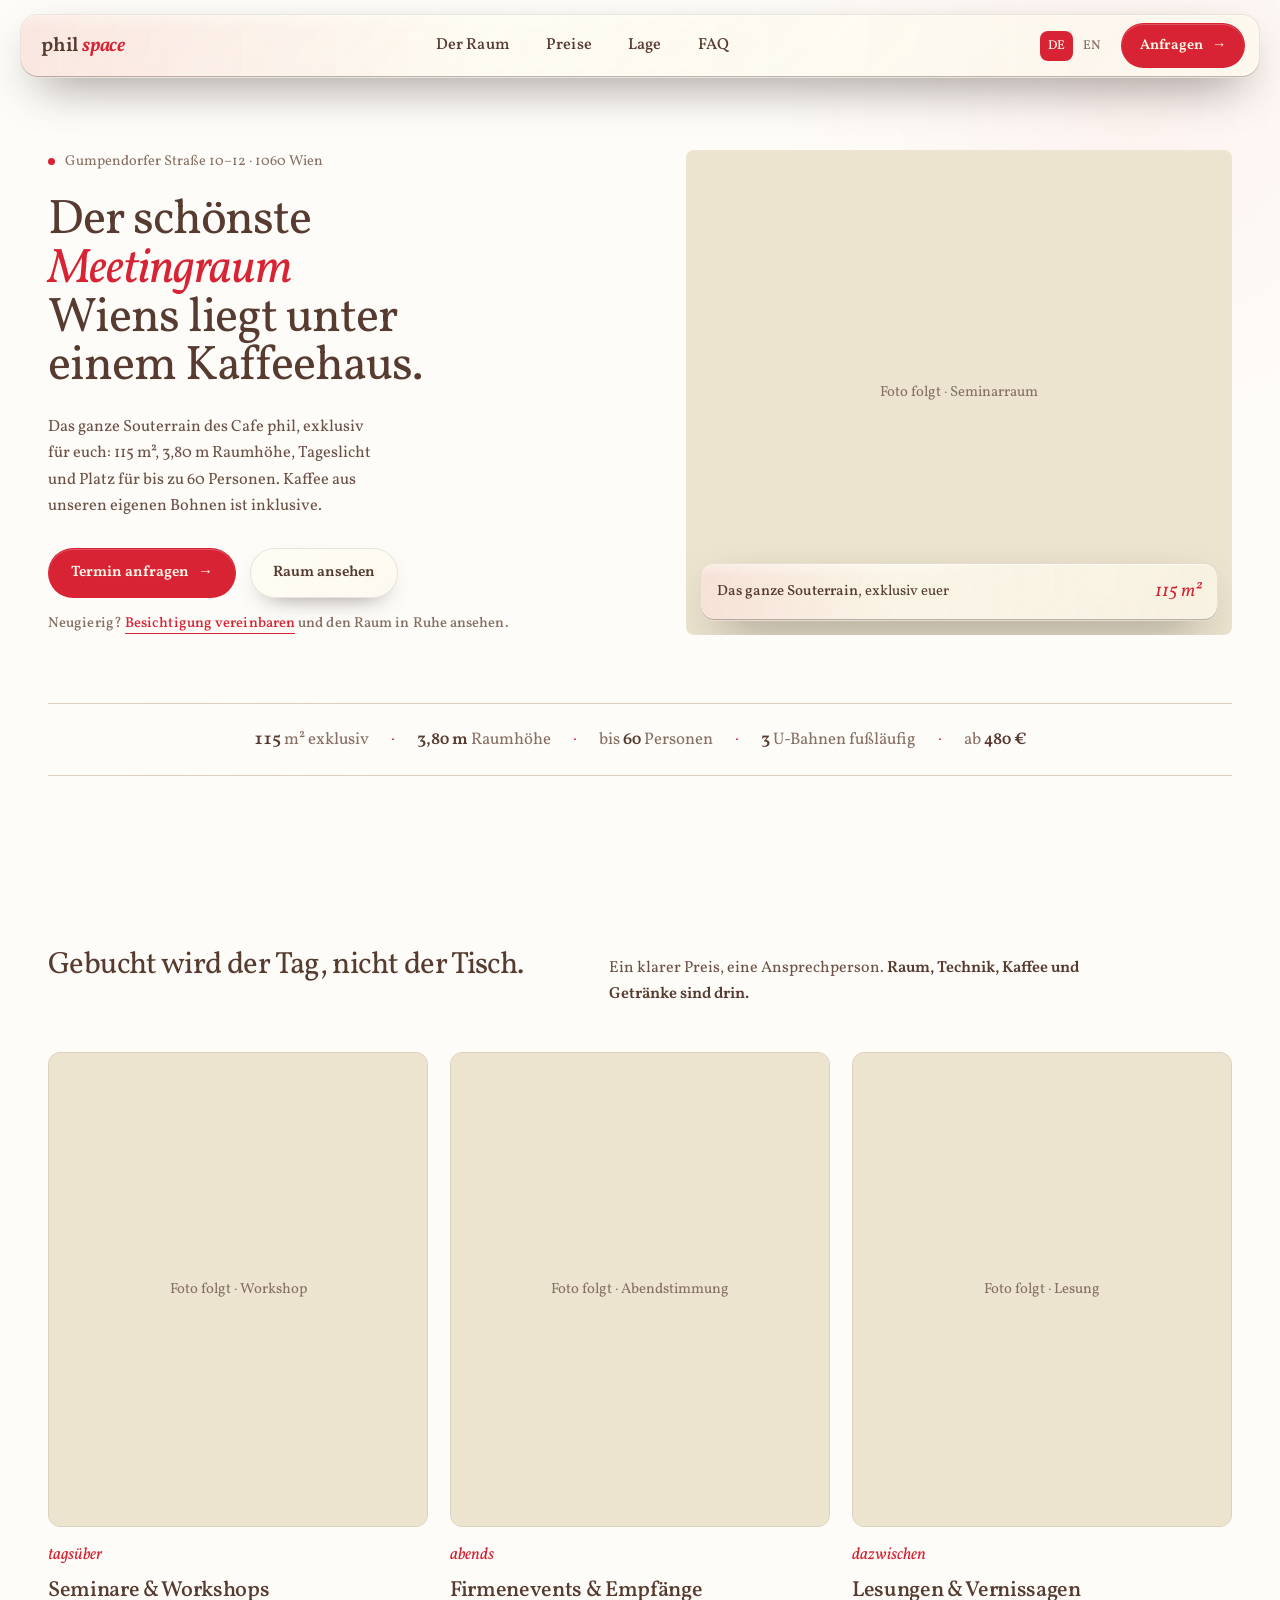
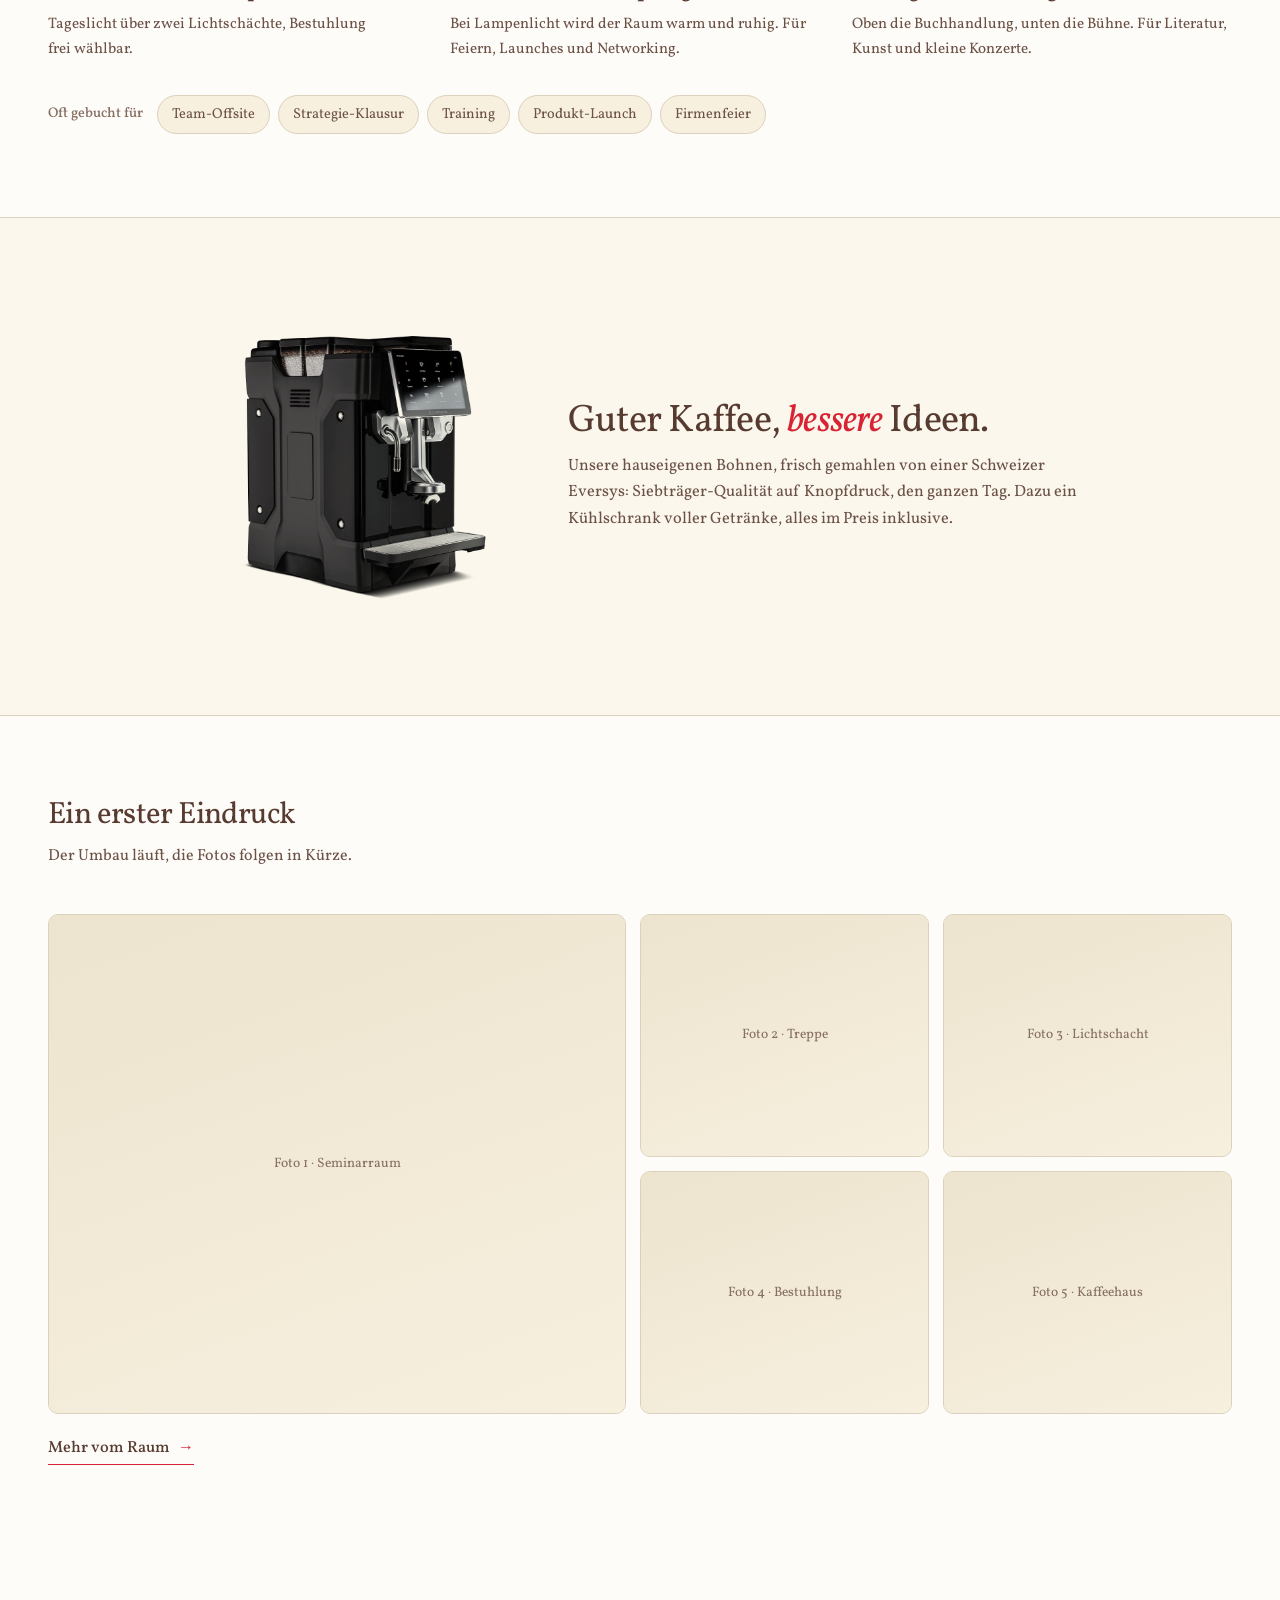
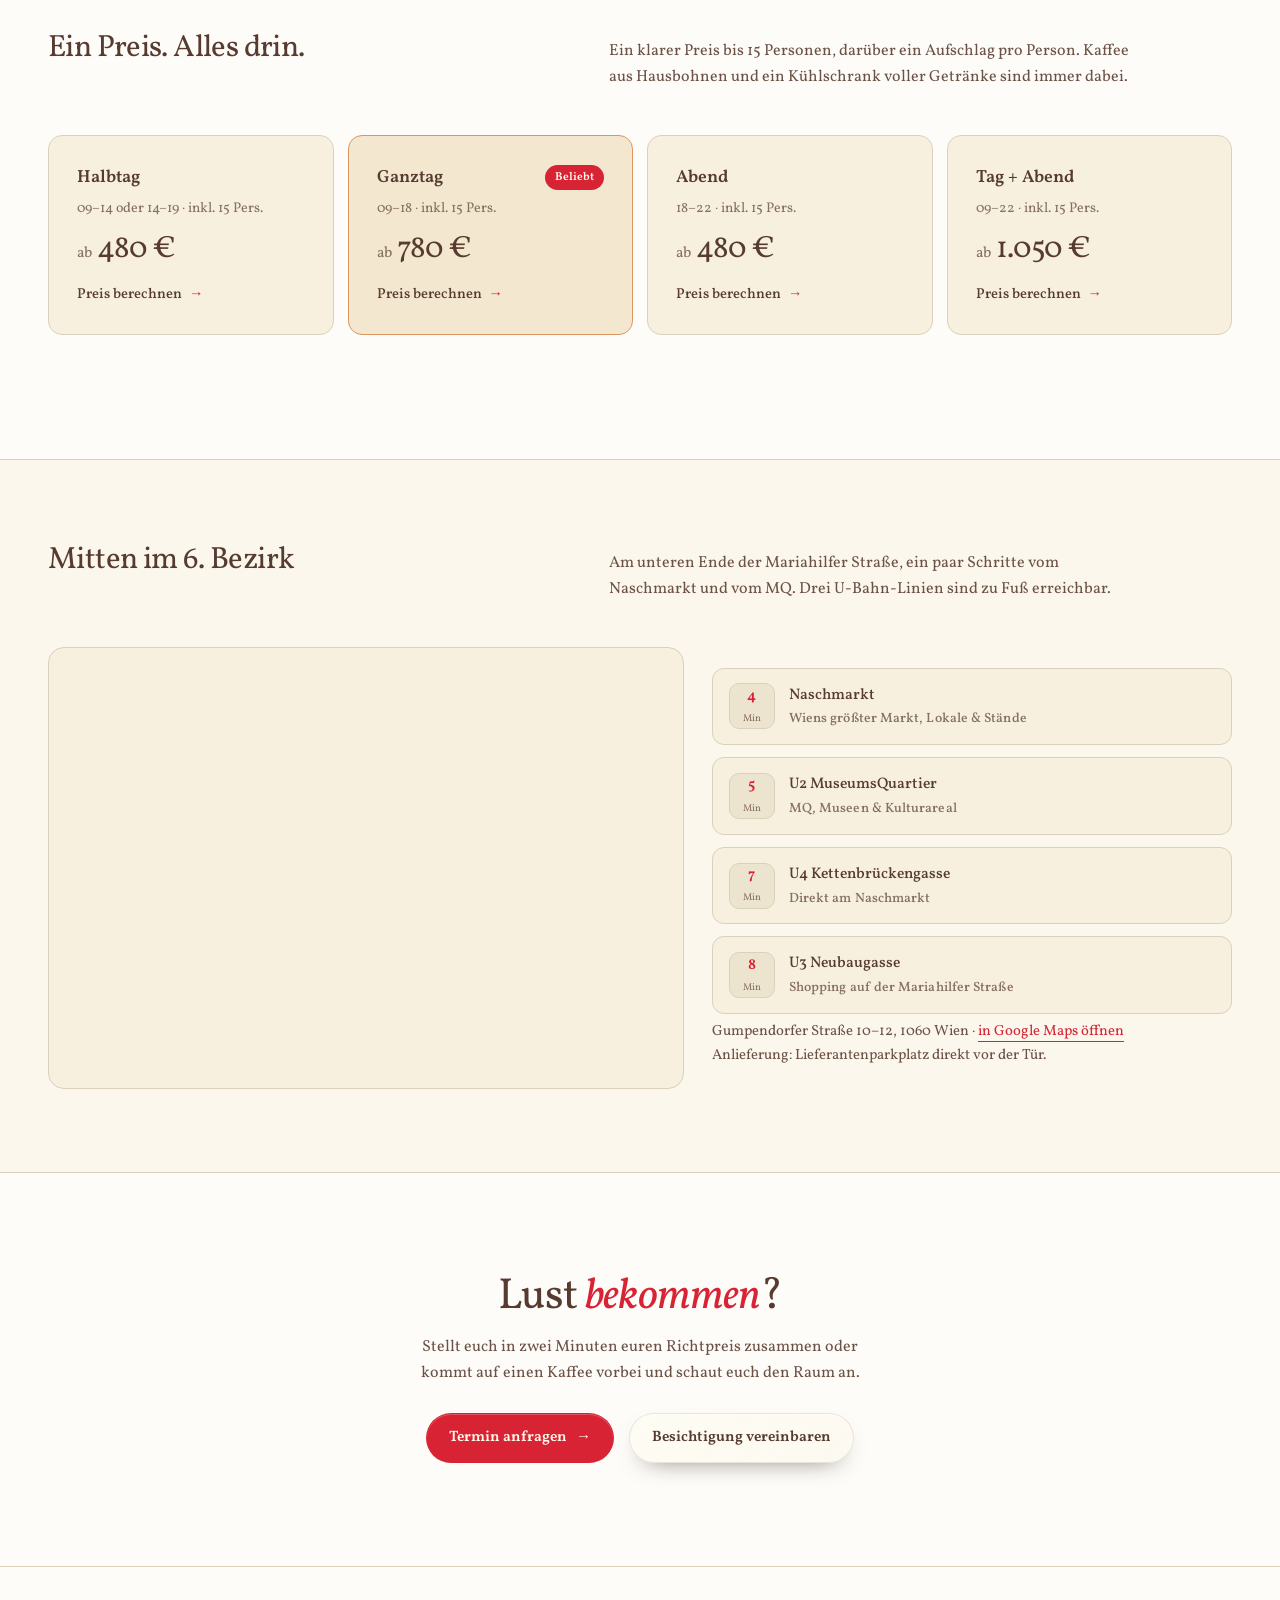
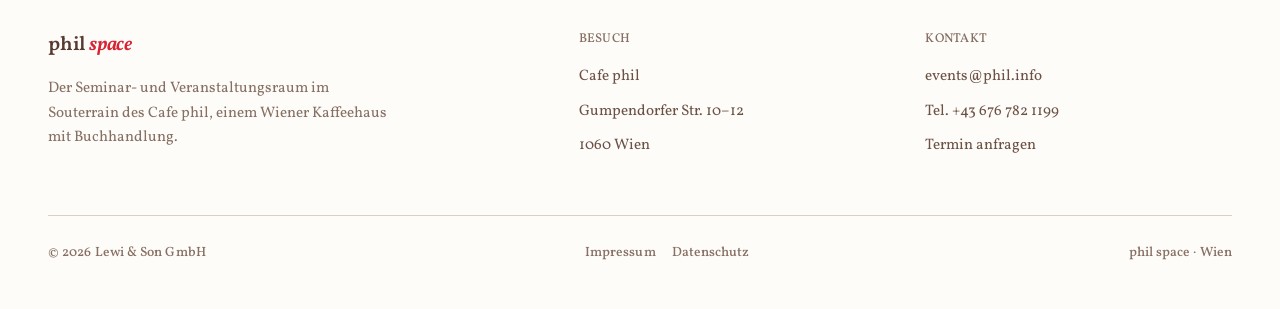
<file: index.html>
<!DOCTYPE html>
<html lang="de">
<head>
<meta charset="UTF-8">
<meta name="color-scheme" content="light">
<meta name="theme-color" content="#FEFCF8">
<meta name="viewport" content="width=device-width, initial-scale=1.0">
<script>document.documentElement.classList.add('js');setTimeout(function(){if(!window.__reveal)document.documentElement.classList.remove('js')},2500)</script>
<title>phil space · Workshops &amp; Seminare im Cafe phil, Wien</title>
<meta name="description" content="phil space - der Seminar- und Veranstaltungsraum im Souterrain des Cafe phil, Gumpendorfer Straße, 1060 Wien. 115 m² exklusiv, 3,80 m Raumhöhe, bis 60 Personen.">
<meta property="og:title" content="phil space · Workshops &amp; Seminare im Cafe phil, Wien">
<meta property="og:description" content="phil space - der Seminar- und Veranstaltungsraum im Souterrain des Cafe phil, Gumpendorfer Straße, 1060 Wien. 115 m² exklusiv, 3,80 m Raumhöhe, bis 60 Personen.">
<meta property="og:type" content="website">
<link rel="preload" href="assets/fonts/vollkorn-400.woff2" as="font" type="font/woff2" crossorigin>
<link rel="stylesheet" href="assets/site.css">
</head>
<body>
<div class="ambient"></div>

<div class="nav" id="nav">
  <div class="nav-inner glass">
    <div class="row">
      <a href="/" class="logo">phil <i>space</i></a>
      <nav class="nav-mid" id="navMid">
        <a href="/raum" data-de="Der Raum" data-en="The room">Der Raum</a>
        <a href="/anfrage#preise" data-de="Preise" data-en="Pricing">Preise</a>
        <a href="/#lage" data-de="Lage" data-en="Location">Lage</a>
        <a href="/anfrage#faq" data-de="FAQ" data-en="FAQ">FAQ</a>
      </nav>
      <div class="nav-end">
        <div class="lang" role="group" aria-label="Sprache">
          <button id="lDe" class="on" type="button" onclick="setLang('de')">DE</button>
          <button id="lEn" type="button" onclick="setLang('en')">EN</button>
        </div>
        <a href="/anfrage#anfrage" class="btn btn-primary btn-sm" data-de="Anfragen" data-en="Enquire">Anfragen<span class="arr">→</span></a>
        <button class="burger" id="burger" type="button" aria-label="Menü" aria-expanded="false"><svg width="24" height="24" fill="none" stroke="currentColor" stroke-width="1.7"><path d="M4 8h16M4 16h16"/></svg></button>
      </div>
    </div>
  </div>
</div>

<main id="top">

<section class="hero">
  <div class="wrap hero-grid">
    <div>
      <div class="place"><span class="pulse"></span><span data-de="Gumpendorfer Straße 10–12 · 1060 Wien" data-en="Gumpendorfer Straße 10–12 · Vienna 1060">Gumpendorfer Straße 10–12 · 1060 Wien</span></div>
      <h1 data-de='Der schönste <span class="it">Meetingraum</span> Wiens liegt unter einem Kaffeehaus.' data-en='Vienna’s finest <span class="it">meeting room</span> sits beneath a coffeehouse.'>Der schönste <span class="it">Meetingraum</span> Wiens liegt unter einem Kaffeehaus.</h1>
      <p class="lede" data-de="Das ganze Souterrain des Cafe phil, exklusiv für euch: 115 m², 3,80 m Raumhöhe, Tageslicht und Platz für bis zu 60 Personen. Kaffee aus unseren eigenen Bohnen ist inklusive." data-en="The entire lower floor of Cafe phil, exclusively yours: 115 m², 3.8 m ceilings, daylight and room for up to 60 people. Coffee from our own beans is included.">Das ganze Souterrain des Cafe phil, exklusiv für euch: 115 m², 3,80 m Raumhöhe, Tageslicht und Platz für bis zu 60 Personen. Kaffee aus unseren eigenen Bohnen ist inklusive.</p>
      <div class="hero-cta">
        <a href="/anfrage#anfrage" class="btn btn-primary" data-de="Termin anfragen" data-en="Request a date">Termin anfragen<span class="arr">→</span></a>
        <a href="/raum" class="btn btn-glass" data-de="Raum ansehen" data-en="See the room">Raum ansehen</a>
      </div>
      <p class="hero-view" data-de='Neugierig? <a href="mailto:events@phil.info?subject=Besichtigung%20phil%20space&amp;body=Hallo%2C%20ich%20w%C3%BCrde%20phil%20space%20gern%20besichtigen.%20Passt%20euch%20einer%20dieser%20Termine%3A%0A-%20%0A-%20%0A%0ADanke%21">Besichtigung vereinbaren</a> und den Raum in Ruhe ansehen.' data-en='Curious? <a href="mailto:events@phil.info?subject=Viewing%20phil%20space&amp;body=Hi%2C%20I%27d%20like%20to%20view%20phil%20space.%20Would%20one%20of%20these%20work%3A%0A-%20%0A-%20%0A%0AThanks%21">Book a viewing</a> and see the room at ease.'>Neugierig? <a href="mailto:events@phil.info?subject=Besichtigung%20phil%20space&amp;body=Hallo%2C%20ich%20w%C3%BCrde%20phil%20space%20gern%20besichtigen.%20Passt%20euch%20einer%20dieser%20Termine%3A%0A-%20%0A-%20%0A%0ADanke%21">Besichtigung vereinbaren</a> und den Raum in Ruhe ansehen.</p>
    </div>
    <figure class="hero-figure rv">
      <!-- TODO: real photo of the finished phil space seminar room, daylight (portrait) -->
      <div class="ph-fill" data-de="Foto folgt · Seminarraum" data-en="Photo coming · seminar room">Foto folgt · Seminarraum</div>
      <span class="frame"></span>
      <div class="hero-chip glass">
        <span class="t"><b data-de="Das ganze Souterrain" data-en="The whole lower floor">Das ganze Souterrain</b>, <span data-de="exklusiv euer" data-en="exclusively yours">exklusiv euer</span></span>
        <span class="h">115 m²</span>
      </div>
    </figure>
  </div>
  <div class="wrap"><div class="strip"><div class="facts-bar">
    <span><b>115</b> m² <span data-de="exklusiv" data-en="exclusive">exklusiv</span></span><span class="sep">·</span>
    <span><b>3,80 m</b> <span data-de="Raumhöhe" data-en="ceiling">Raumhöhe</span></span><span class="sep">·</span>
    <span><span data-de="bis" data-en="up to">bis</span> <b>60</b> <span data-de="Personen" data-en="people">Personen</span></span><span class="sep">·</span>
    <span><b>3</b> <span data-de="U-Bahnen fußläufig" data-en="subway lines">U-Bahnen fußläufig</span></span><span class="sep">·</span>
    <span><span data-de="ab" data-en="from">ab</span> <b>480 €</b></span>
  </div></div></div>
</section>

<section id="nutzung">
  <div class="wrap">
    <div class="lead-2 rv"><h2 data-de="Gebucht wird der Tag, nicht der Tisch." data-en="You book the day, not the table.">Gebucht wird der Tag, nicht der Tisch.</h2><p class="sub" data-de="Ein klarer Preis, eine Ansprechperson. &lt;strong&gt;Raum, Technik, Kaffee und Getränke sind drin.&lt;/strong&gt;" data-en="One clear price, one contact. &lt;strong&gt;Room, tech, coffee and drinks included.&lt;/strong&gt;">Ein klarer Preis, eine Ansprechperson. <strong>Raum, Technik, Kaffee und Getränke sind drin.</strong></p></div>
    <div class="tiles rv">
      <a class="tile" href="/raum"><div class="tile-img"><!-- TODO: Foto (4:5) als <img> einsetzen, .ph-fill loeschen --><div class="ph-fill" data-de="Foto folgt · Workshop" data-en="Photo coming · workshop">Foto folgt · Workshop</div></div><span class="when" data-de="tagsüber" data-en="daytime">tagsüber</span><h3 data-de="Seminare &amp; Workshops" data-en="Seminars &amp; workshops">Seminare &amp; Workshops</h3><p data-de="Tageslicht über zwei Lichtschächte, Bestuhlung frei wählbar." data-en="Daylight through two light shafts, seating your way.">Tageslicht über zwei Lichtschächte, Bestuhlung frei wählbar.</p></a>
      <a class="tile" href="/raum"><div class="tile-img"><!-- TODO: Foto (4:5) als <img> einsetzen, .ph-fill loeschen --><div class="ph-fill" data-de="Foto folgt · Abendstimmung" data-en="Photo coming · evening">Foto folgt · Abendstimmung</div></div><span class="when" data-de="abends" data-en="evenings">abends</span><h3 data-de="Firmenevents &amp; Empfänge" data-en="Company events &amp; receptions">Firmenevents &amp; Empfänge</h3><p data-de="Bei Lampenlicht wird der Raum warm und ruhig. Für Feiern, Launches und Networking." data-en="By lamplight the room turns warm and calm. For parties, launches and networking.">Bei Lampenlicht wird der Raum warm und ruhig. Für Feiern, Launches und Networking.</p></a>
      <a class="tile" href="/raum"><div class="tile-img"><!-- TODO: Foto (4:5) als <img> einsetzen, .ph-fill loeschen --><div class="ph-fill" data-de="Foto folgt · Lesung" data-en="Photo coming · reading">Foto folgt · Lesung</div></div><span class="when" data-de="dazwischen" data-en="in between">dazwischen</span><h3 data-de="Lesungen &amp; Vernissagen" data-en="Readings &amp; openings">Lesungen &amp; Vernissagen</h3><p data-de="Oben die Buchhandlung, unten die Bühne. Für Literatur, Kunst und kleine Konzerte." data-en="Bookshop upstairs, stage downstairs. For literature, art and small concerts.">Oben die Buchhandlung, unten die Bühne. Für Literatur, Kunst und kleine Konzerte.</p></a>
    </div>
    <div class="occ-chips rv"><span class="lbl" data-de="Oft gebucht für" data-en="Often booked for">Oft gebucht für</span><span class="oc" data-de="Team-Offsite" data-en="Team offsite">Team-Offsite</span><span class="oc" data-de="Strategie-Klausur" data-en="Strategy retreat">Strategie-Klausur</span><span class="oc" data-de="Training" data-en="Training">Training</span><span class="oc" data-de="Produkt-Launch" data-en="Product launch">Produkt-Launch</span><span class="oc" data-de="Firmenfeier" data-en="Company party">Firmenfeier</span></div>
  </div>
</section>

<section id="kaffee">
  <div class="wrap">
    <div class="coffee">
      <figure class="coffee-photo"><img src="assets/img/eversys.webp" loading="lazy" alt="Eversys-Kaffeemaschine im phil space" width="1000" height="1000" decoding="async"></figure>
      <div class="rv"><h2 data-de="Guter Kaffee, &lt;span class=&quot;it&quot;&gt;bessere&lt;/span&gt; Ideen." data-en="Good coffee, &lt;span class=&quot;it&quot;&gt;better&lt;/span&gt; ideas.">Guter Kaffee, <span class="it">bessere</span> Ideen.</h2><p class="sub" data-de="Unsere hauseigenen Bohnen, frisch gemahlen von einer Schweizer Eversys: Siebträger-Qualität auf Knopfdruck, den ganzen Tag. Dazu ein Kühlschrank voller Getränke, alles im Preis inklusive." data-en="Our own house beans, freshly ground by a Swiss Eversys: portafilter quality at the touch of a button, all day long. Plus a fridge full of drinks, all included in the price.">Unsere hauseigenen Bohnen, frisch gemahlen von einer Schweizer Eversys: Siebträger-Qualität auf Knopfdruck, den ganzen Tag. Dazu ein Kühlschrank voller Getränke, alles im Preis inklusive.</p></div>
    </div>
  </div>
</section>

<section id="eindruecke">
  <div class="wrap">
    <div class="lead-2 stack rv"><h2 data-de="Ein erster Eindruck" data-en="A first impression">Ein erster Eindruck</h2><p class="sub" data-de="Der Umbau läuft, die Fotos folgen in Kürze." data-en="Renovation is underway, photos are coming soon.">Der Umbau läuft, die Fotos folgen in Kürze.</p></div>
    <div class="mosaic rv">
      <figure class="shot"><div class="ph" data-de="Foto 1 · Seminarraum" data-en="Photo 1 · seminar room">Foto 1 · Seminarraum</div></figure>
      <figure class="shot"><div class="ph" data-de="Foto 2 · Treppe" data-en="Photo 2 · staircase">Foto 2 · Treppe</div></figure>
      <figure class="shot"><div class="ph" data-de="Foto 3 · Lichtschacht" data-en="Photo 3 · light shaft">Foto 3 · Lichtschacht</div></figure>
      <figure class="shot"><div class="ph" data-de="Foto 4 · Bestuhlung" data-en="Photo 4 · seating">Foto 4 · Bestuhlung</div></figure>
      <figure class="shot"><div class="ph" data-de="Foto 5 · Kaffeehaus" data-en="Photo 5 · coffeehouse">Foto 5 · Kaffeehaus</div></figure>
    </div>
    <a class="more-link rv" href="/raum#galerie" data-de="Mehr vom Raum" data-en="More of the room">Mehr vom Raum <span class="arr">→</span></a>
  </div>
</section>

<section id="preise">
  <div class="wrap">
    <div class="lead-2 rv"><h2 data-de="Ein Preis. Alles drin." data-en="One price. Everything included.">Ein Preis. Alles drin.</h2><p class="sub" data-de="Ein klarer Preis bis 15 Personen, darüber ein Aufschlag pro Person. Kaffee aus Hausbohnen und ein Kühlschrank voller Getränke sind immer dabei." data-en="One clear price for up to 15 people, a surcharge per additional person. House-bean coffee and a fridge full of drinks are always included.">Ein klarer Preis bis 15 Personen, darüber ein Aufschlag pro Person. Kaffee aus Hausbohnen und ein Kühlschrank voller Getränke sind immer dabei.</p></div>
    <div class="pteaser rv">
      <a class="pt" href="/anfrage?zeit=am#anfrage"><span class="pt-k"><span data-de="Halbtag" data-en="Half day">Halbtag</span></span><span class="pt-t" data-de="09–14 oder 14–19 · inkl. 15 Pers." data-en="9 am–2 pm or 2–7 pm · incl. 15 people">09–14 oder 14–19 · inkl. 15 Pers.</span><span class="pt-a"><small data-de="ab" data-en="from">ab</small> 480 €</span><span class="pt-c"><span data-de="Preis berechnen" data-en="Calculate price">Preis berechnen</span> <span class="arr">→</span></span></a>
      <a class="pt feat" href="/anfrage?zeit=full#anfrage"><span class="pt-k"><span data-de="Ganztag" data-en="Full day">Ganztag</span><span class="badge" data-de="Beliebt" data-en="Popular">Beliebt</span></span><span class="pt-t" data-de="09–18 · inkl. 15 Pers." data-en="9 am–6 pm · incl. 15 people">09–18 · inkl. 15 Pers.</span><span class="pt-a"><small data-de="ab" data-en="from">ab</small> 780 €</span><span class="pt-c"><span data-de="Preis berechnen" data-en="Calculate price">Preis berechnen</span> <span class="arr">→</span></span></a>
      <a class="pt" href="/anfrage?zeit=evening#anfrage"><span class="pt-k"><span data-de="Abend" data-en="Evening">Abend</span></span><span class="pt-t" data-de="18–22 · inkl. 15 Pers." data-en="6–10 pm · incl. 15 people">18–22 · inkl. 15 Pers.</span><span class="pt-a"><small data-de="ab" data-en="from">ab</small> 480 €</span><span class="pt-c"><span data-de="Preis berechnen" data-en="Calculate price">Preis berechnen</span> <span class="arr">→</span></span></a>
      <a class="pt" href="/anfrage?zeit=dayeve#anfrage"><span class="pt-k"><span data-de="Tag + Abend" data-en="Day + evening">Tag + Abend</span></span><span class="pt-t" data-de="09–22 · inkl. 15 Pers." data-en="9 am–10 pm · incl. 15 people">09–22 · inkl. 15 Pers.</span><span class="pt-a"><small data-de="ab" data-en="from">ab</small> 1.050 €</span><span class="pt-c"><span data-de="Preis berechnen" data-en="Calculate price">Preis berechnen</span> <span class="arr">→</span></span></a>
    </div>
    <p class="price-note rv" style="text-align:center" data-de="Alle Preise exkl. USt. · Buchbar täglich von 09:00 bis 22:00 Uhr, Wochenende auf Anfrage." data-en="All prices excl. VAT · bookable daily from 9 am to 10 pm, weekends on request.">Alle Preise exkl. USt. · Buchbar täglich von 09:00 bis 22:00 Uhr, Wochenende auf Anfrage.</p>
  </div>
</section>

<section id="lage">
  <div class="wrap">
    <div class="lead-2 rv">
      <h2 data-de="Mitten im 6. Bezirk" data-en="Right in the 6th district">Mitten im 6. Bezirk</h2>
      <p class="sub" data-de="Am unteren Ende der Mariahilfer Straße, ein paar Schritte vom Naschmarkt und vom MQ. Drei U-Bahn-Linien sind zu Fuß erreichbar." data-en="At the lower end of Mariahilfer Straße, a few steps from Naschmarkt and the MQ. Three subway lines are within walking distance.">Am unteren Ende der Mariahilfer Straße, ein paar Schritte vom Naschmarkt und vom MQ. Drei U-Bahn-Linien sind zu Fuß erreichbar.</p>
    </div>
    <div class="loc-grid rv">
      <div class="loc-map">
        <iframe
          title="phil space · Gumpendorfer Straße 10–12, 1060 Wien"
          src="https://maps.google.com/maps?q=Cafe%20phil%2C%20Gumpendorfer%20Stra%C3%9Fe%2010-12%2C%201060%20Wien&t=m&z=15&output=embed"
          loading="lazy" referrerpolicy="no-referrer-when-downgrade" allowfullscreen></iframe>
      </div>
      <div>
        <div class="loc-list">
          <div class="loc-item">
            <div class="lm">4<small data-de="Min" data-en="min">Min</small></div>
            <div class="li-txt"><span class="li-n">Naschmarkt</span><span class="li-d" data-de="Wiens größter Markt, Lokale & Stände" data-en="Vienna’s largest market, food & stalls">Wiens größter Markt, Lokale & Stände</span></div>
          </div>
          <div class="loc-item">
            <div class="lm">5<small data-de="Min" data-en="min">Min</small></div>
            <div class="li-txt"><span class="li-n">U2 MuseumsQuartier</span><span class="li-d" data-de="MQ, Museen & Kulturareal" data-en="MQ, museums & culture quarter">MQ, Museen & Kulturareal</span></div>
          </div>
          <div class="loc-item">
            <div class="lm">7<small data-de="Min" data-en="min">Min</small></div>
            <div class="li-txt"><span class="li-n">U4 Kettenbrückengasse</span><span class="li-d" data-de="Direkt am Naschmarkt" data-en="Right by the Naschmarkt">Direkt am Naschmarkt</span></div>
          </div>
          <div class="loc-item">
            <div class="lm">8<small data-de="Min" data-en="min">Min</small></div>
            <div class="li-txt"><span class="li-n">U3 Neubaugasse</span><span class="li-d" data-de="Shopping auf der Mariahilfer Straße" data-en="Shopping on Mariahilfer Straße">Shopping auf der Mariahilfer Straße</span></div>
          </div>
        </div>
        <p class="loc-addr" data-de='Gumpendorfer Straße 10–12, 1060 Wien · <a href="https://maps.google.com/?q=Cafe+phil+Gumpendorfer+Stra%C3%9Fe+10-12+Wien" target="_blank" rel="noopener">in Google Maps öffnen</a><br>Anlieferung: Lieferantenparkplatz direkt vor der Tür.' data-en='Gumpendorfer Straße 10–12, 1060 Vienna · <a href="https://maps.google.com/?q=Cafe+phil+Gumpendorfer+Stra%C3%9Fe+10-12+Wien" target="_blank" rel="noopener">open in Google Maps</a><br>Deliveries: supplier parking spot right outside the door.'>Gumpendorfer Straße 10–12, 1060 Wien · <a href="https://maps.google.com/?q=Cafe+phil+Gumpendorfer+Stra%C3%9Fe+10-12+Wien" target="_blank" rel="noopener">in Google Maps öffnen</a><br>Anlieferung: Lieferantenparkplatz direkt vor der Tür.</p>
      </div>
    </div>
  </div>
</section>

<section class="cta-band">
  <div class="wrap rv">
    <h2 data-de="Lust &lt;span class=&quot;it&quot;&gt;bekommen&lt;/span&gt;?" data-en="Like what &lt;span class=&quot;it&quot;&gt;you see&lt;/span&gt;?">Lust <span class="it">bekommen</span>?</h2>
    <p data-de="Stellt euch in zwei Minuten euren Richtpreis zusammen oder kommt auf einen Kaffee vorbei und schaut euch den Raum an." data-en="Build your guide price in two minutes, or drop by for a coffee and see the room.">Stellt euch in zwei Minuten euren Richtpreis zusammen oder kommt auf einen Kaffee vorbei und schaut euch den Raum an.</p>
    <div class="hero-cta">
      <a href="/anfrage#anfrage" class="btn btn-primary" data-de="Termin anfragen" data-en="Request a date">Termin anfragen<span class="arr">→</span></a>
      <a href="mailto:events@phil.info?subject=Besichtigung%20phil%20space&amp;body=Hallo%2C%20ich%20w%C3%BCrde%20phil%20space%20gern%20besichtigen.%20Passt%20euch%20einer%20dieser%20Termine%3A%0A-%20%0A-%20%0A%0ADanke%21" class="btn btn-glass" data-de="Besichtigung vereinbaren" data-en="Book a viewing">Besichtigung vereinbaren</a>
    </div>
  </div>
</section>

</main>

<footer>
  <div class="wrap">
    <div class="foot">
      <div>
        <a href="/" class="logo">phil <i>space</i></a>
        <p class="about" data-de="Der Seminar- und Veranstaltungsraum im Souterrain des Cafe phil, einem Wiener Kaffeehaus mit Buchhandlung." data-en="The seminar and event room beneath Cafe phil, a Viennese coffeehouse with a bookshop.">Der Seminar- und Veranstaltungsraum im Souterrain des Cafe phil, einem Wiener Kaffeehaus mit Buchhandlung.</p>
      </div>
      <div class="fcol">
        <h4 data-de="Besuch" data-en="Visit">Besuch</h4>
        <p>Cafe phil</p><p>Gumpendorfer Str. 10–12</p><p>1060 Wien</p>
      </div>
      <div class="fcol">
        <h4 data-de="Kontakt" data-en="Contact">Kontakt</h4>
        <a href="mailto:events@phil.info">events@phil.info</a>
        <a href="tel:+436767821199">Tel. +43 676 782 1199</a>
        <a href="/anfrage#anfrage" data-de="Termin anfragen" data-en="Request a date">Termin anfragen</a>
      </div>
    </div>
    <div class="foot-base">
      <span>© <span id="yr"></span> Lewi &amp; Son GmbH</span>
      <span class="legal-links"><a href="/impressum" data-de="Impressum" data-en="Imprint">Impressum</a><a href="/datenschutz" data-de="Datenschutz" data-en="Privacy">Datenschutz</a></span>
      <span data-de="phil space · Wien" data-en="phil space · Vienna">phil space · Wien</span>
    </div>
  </div>
</footer>

<script src="assets/site.js" defer></script>
</body>
</html>
</file>
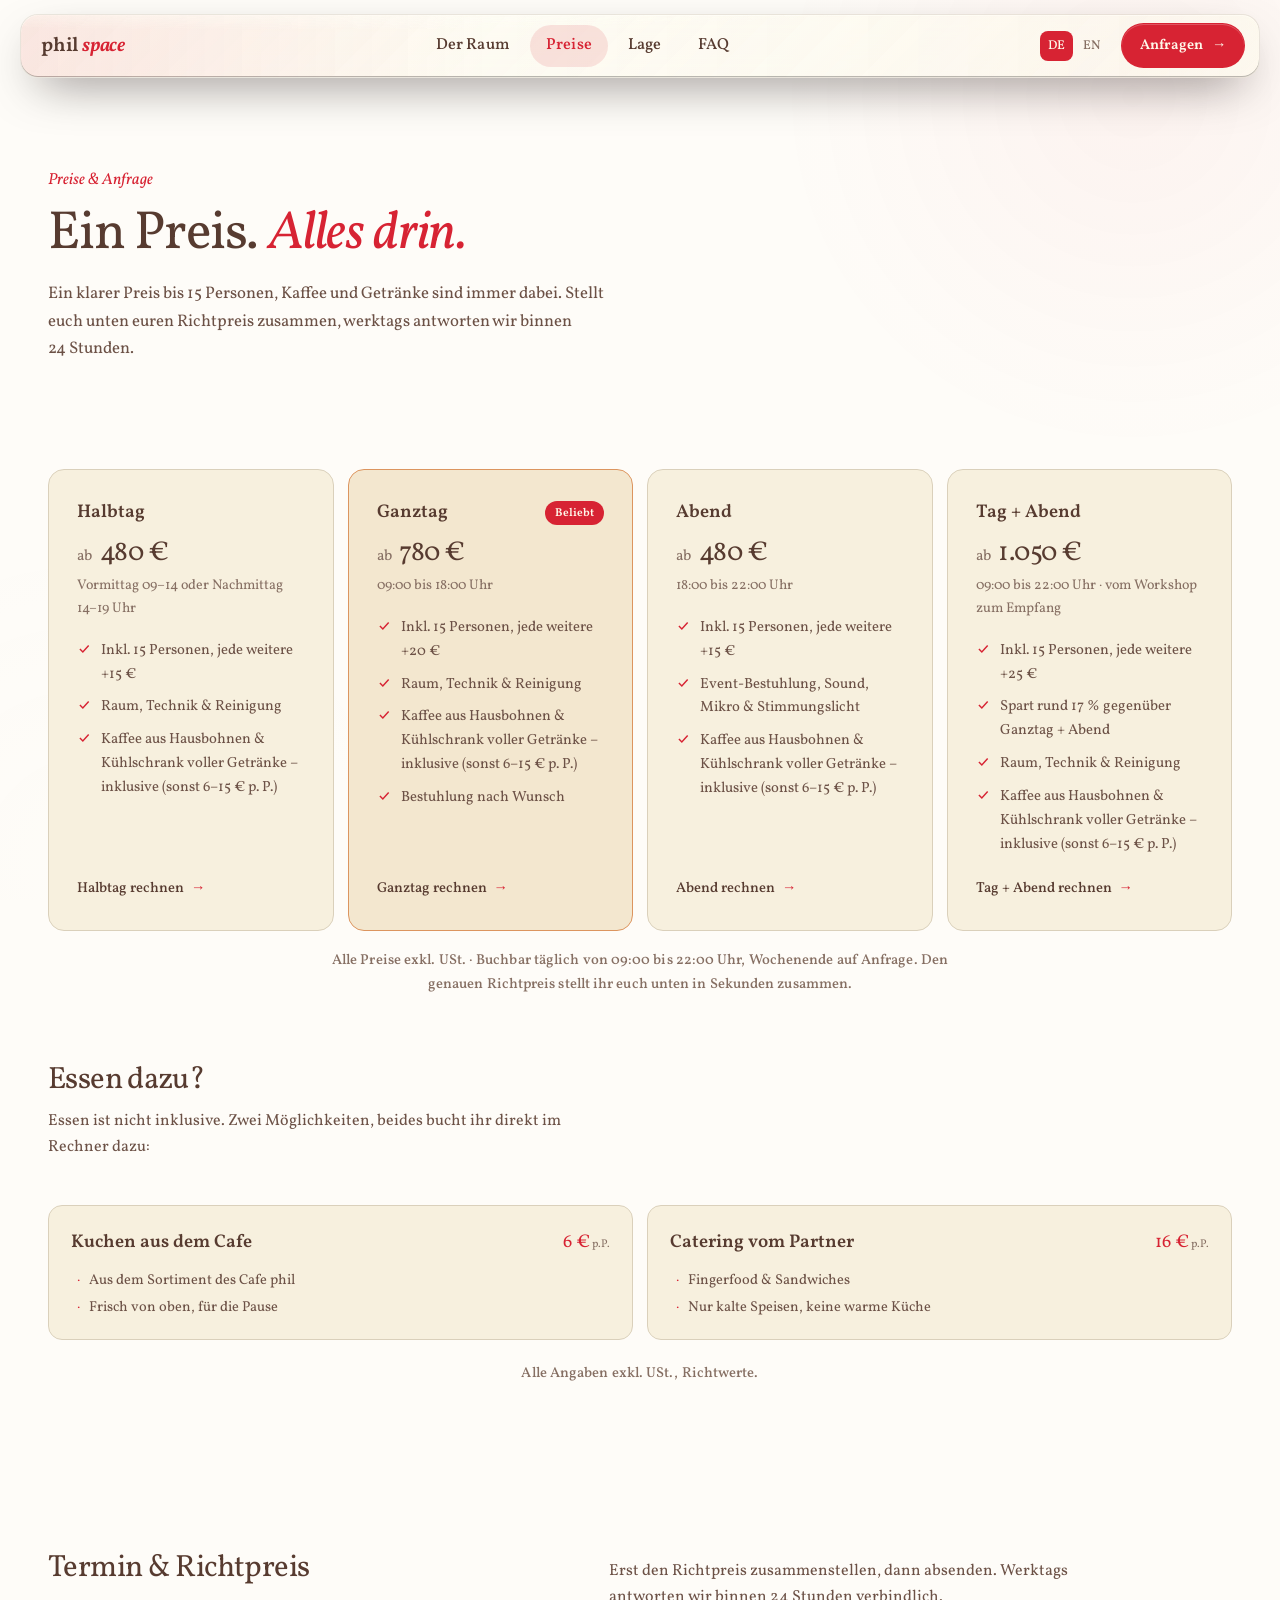
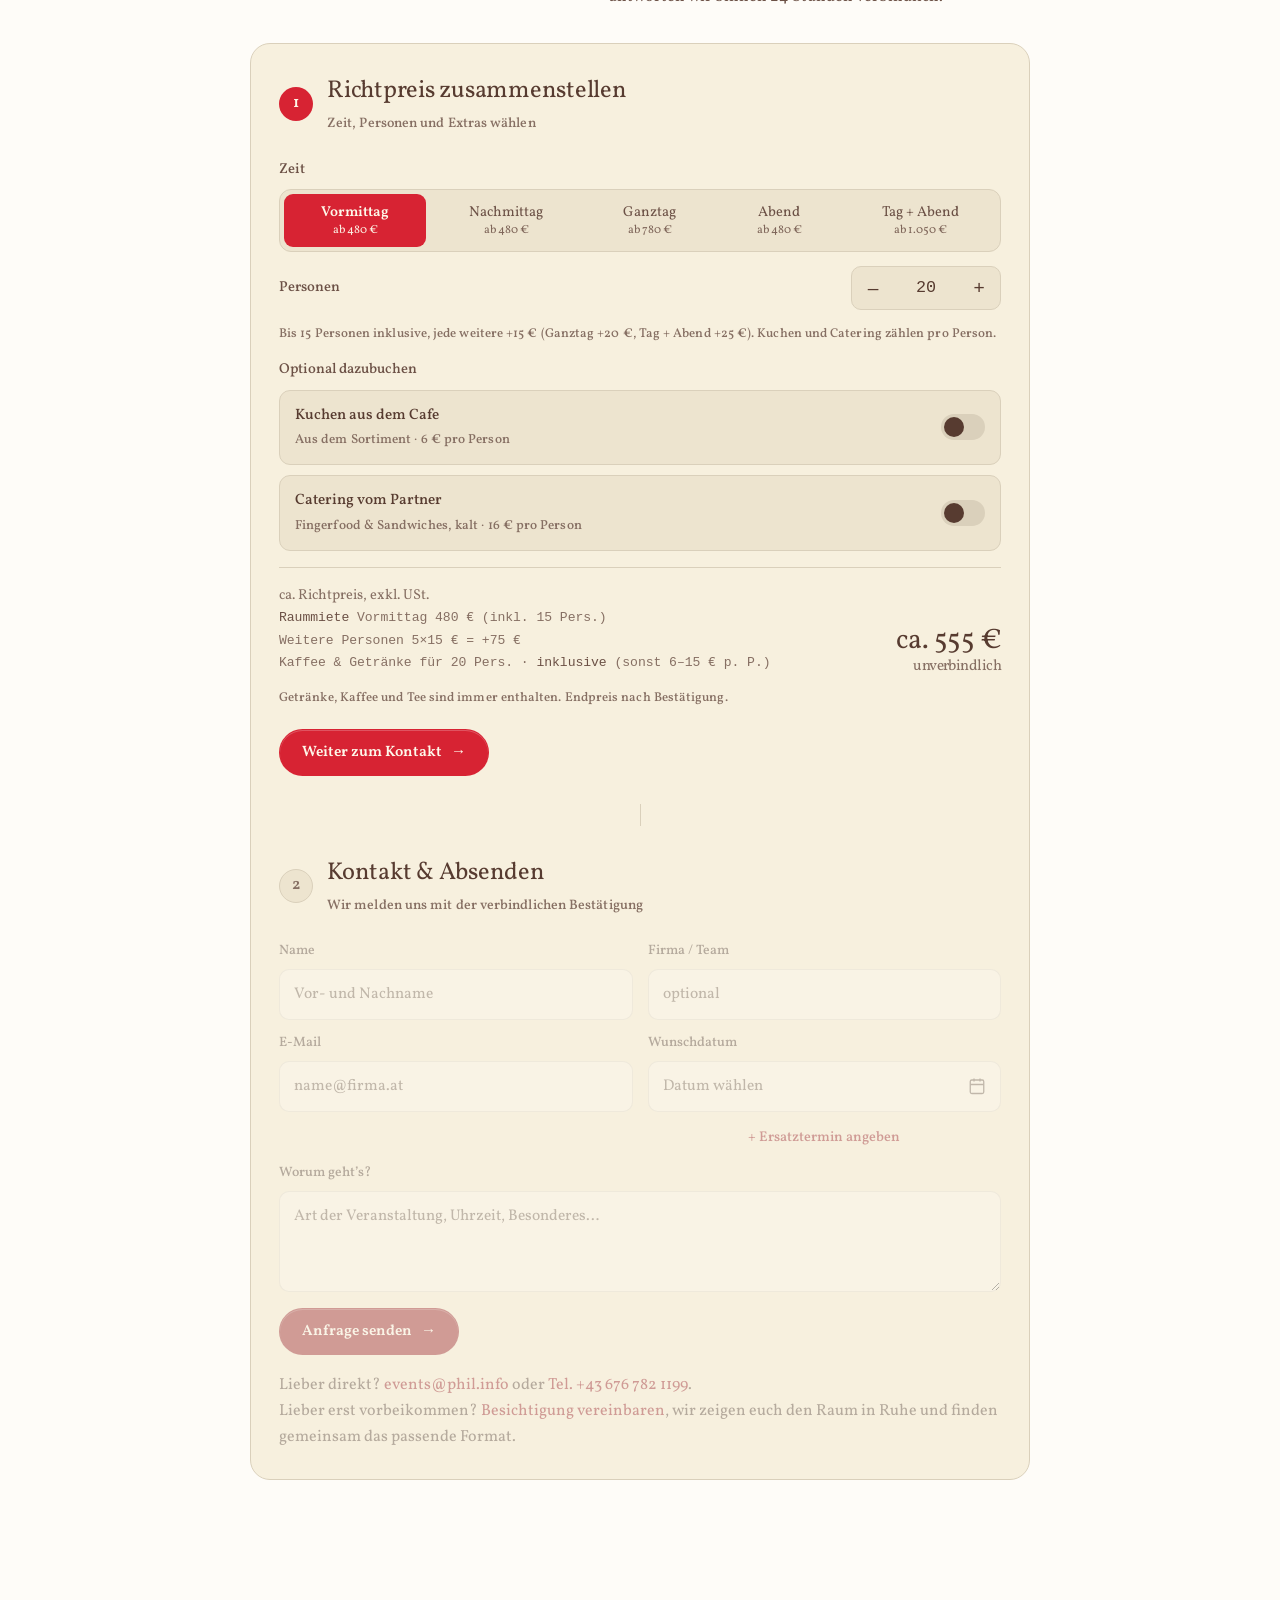
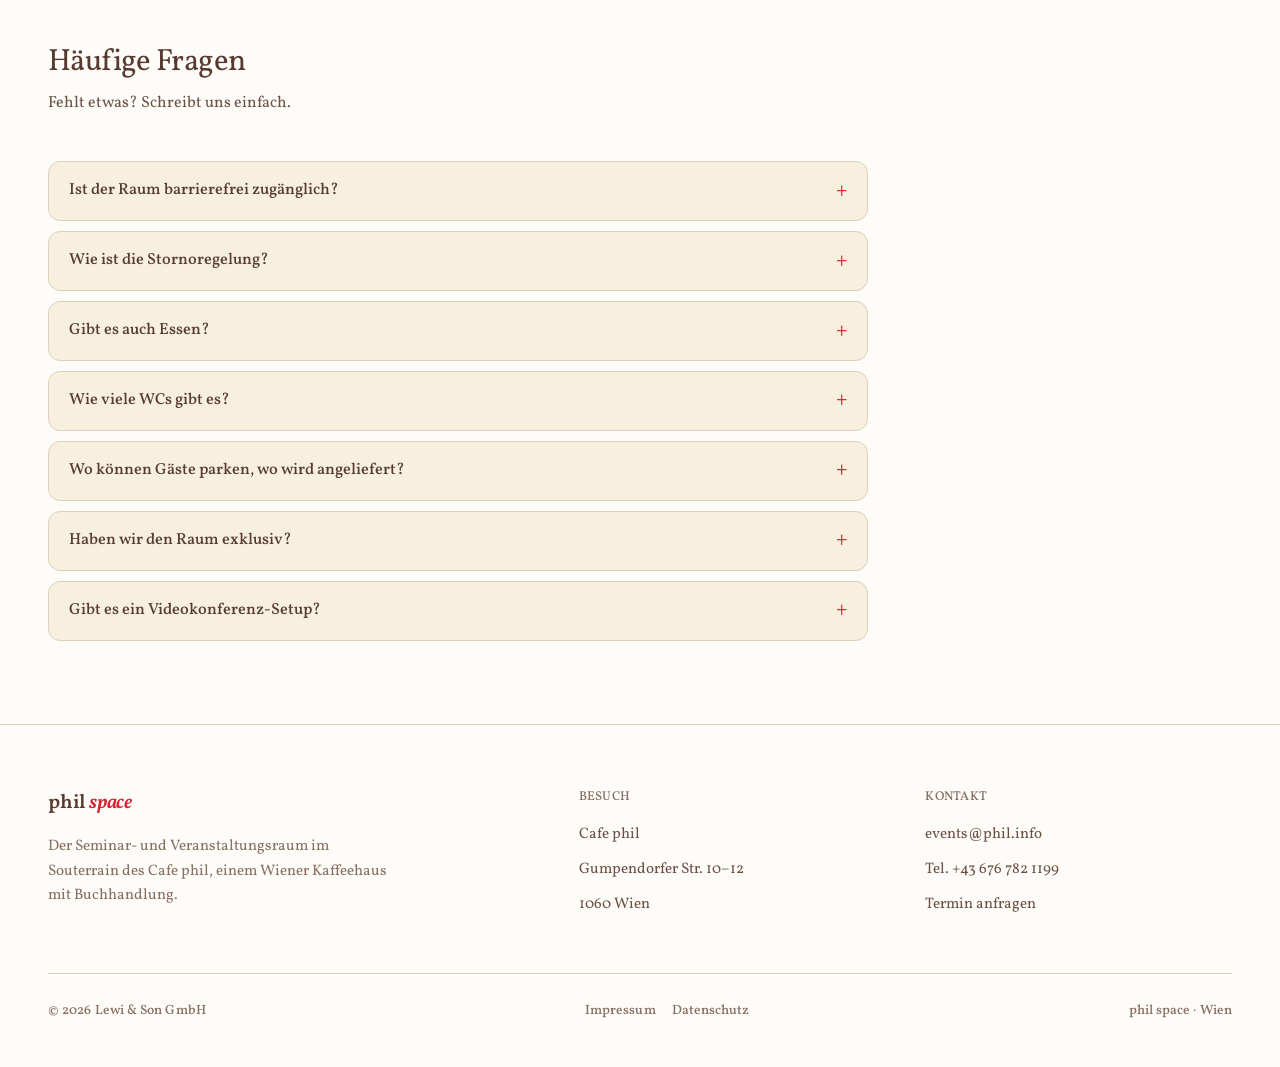
<file: anfrage.html>
<!DOCTYPE html>
<html lang="de">
<head>
<meta charset="UTF-8">
<meta name="color-scheme" content="light">
<meta name="theme-color" content="#FEFCF8">
<meta name="viewport" content="width=device-width, initial-scale=1.0">
<script>document.documentElement.classList.add('js');setTimeout(function(){if(!window.__reveal)document.documentElement.classList.remove('js')},2500)</script>
<title>Preise &amp; Anfrage · phil space Wien</title>
<meta name="description" content="Halbtag ab 480 €, Ganztag ab 780 €, Abend ab 480 €, jeweils inkl. 15 Personen. Kaffee und Getränke inklusive. Richtpreis berechnen und unverbindlich anfragen.">
<meta property="og:title" content="Preise &amp; Anfrage · phil space Wien">
<meta property="og:description" content="Halbtag ab 480 €, Ganztag ab 780 €, Abend ab 480 €, jeweils inkl. 15 Personen. Kaffee und Getränke inklusive. Richtpreis berechnen und unverbindlich anfragen.">
<meta property="og:type" content="website">
<link rel="preload" href="assets/fonts/vollkorn-400.woff2" as="font" type="font/woff2" crossorigin>
<link rel="stylesheet" href="assets/site.css">
</head>
<body>
<div class="ambient"></div>

<div class="nav" id="nav">
  <div class="nav-inner glass">
    <div class="row">
      <a href="/" class="logo">phil <i>space</i></a>
      <nav class="nav-mid" id="navMid">
        <a href="/raum" data-de="Der Raum" data-en="The room">Der Raum</a>
        <a href="/anfrage#preise" aria-current="page" data-de="Preise" data-en="Pricing">Preise</a>
        <a href="/#lage" data-de="Lage" data-en="Location">Lage</a>
        <a href="/anfrage#faq" data-de="FAQ" data-en="FAQ">FAQ</a>
      </nav>
      <div class="nav-end">
        <div class="lang" role="group" aria-label="Sprache">
          <button id="lDe" class="on" type="button" onclick="setLang('de')">DE</button>
          <button id="lEn" type="button" onclick="setLang('en')">EN</button>
        </div>
        <a href="/anfrage#anfrage" class="btn btn-primary btn-sm" data-de="Anfragen" data-en="Enquire">Anfragen<span class="arr">→</span></a>
        <button class="burger" id="burger" type="button" aria-label="Menü" aria-expanded="false"><svg width="24" height="24" fill="none" stroke="currentColor" stroke-width="1.7"><path d="M4 8h16M4 16h16"/></svg></button>
      </div>
    </div>
  </div>
</div>

<main id="top">

<section class="page-hero">
  <div class="wrap">
    <p class="kicker" data-de="Preise &amp; Anfrage" data-en="Pricing &amp; enquiry">Preise &amp; Anfrage</p>
    <h1 data-de="Ein Preis. &lt;span class=&quot;it&quot;&gt;Alles drin.&lt;/span&gt;" data-en="One price. &lt;span class=&quot;it&quot;&gt;Everything included.&lt;/span&gt;">Ein Preis. <span class="it">Alles drin.</span></h1>
    <p class="lede" data-de="Ein klarer Preis bis 15 Personen, Kaffee und Getränke sind immer dabei. Stellt euch unten euren Richtpreis zusammen, werktags antworten wir binnen 24 Stunden." data-en="One clear price for up to 15 people, coffee and drinks always included. Build your guide price below; on working days we reply within 24 hours.">Ein klarer Preis bis 15 Personen, Kaffee und Getränke sind immer dabei. Stellt euch unten euren Richtpreis zusammen, werktags antworten wir binnen 24 Stunden.</p>
  </div>
</section>

<section id="preise">
  <div class="wrap">
    <div class="abcards rv">
      <div class="abcard"><div class="ab-k" data-de="Halbtag" data-en="Half day">Halbtag</div><div class="ab-amt"><span class="ab-pre" data-de="ab" data-en="from">ab</span> 480 €</div><div class="ab-d" data-de="Vormittag 09–14 oder Nachmittag 14–19 Uhr" data-en="Morning 9 am–2 pm or afternoon 2–7 pm">Vormittag 09–14 oder Nachmittag 14–19 Uhr</div><ul><li><svg width="14" height="14" viewBox="0 0 24 24" fill="none" stroke="currentColor" stroke-width="2.5"><path d="M5 12l5 5L20 6"/></svg><span data-de="Inkl. 15 Personen, jede weitere +15 €" data-en="Incl. 15 people, each additional +€15">Inkl. 15 Personen, jede weitere +15 €</span></li><li><svg width="14" height="14" viewBox="0 0 24 24" fill="none" stroke="currentColor" stroke-width="2.5"><path d="M5 12l5 5L20 6"/></svg><span data-de="Raum, Technik &amp; Reinigung" data-en="Room, tech &amp; cleaning">Raum, Technik &amp; Reinigung</span></li><li><svg width="14" height="14" viewBox="0 0 24 24" fill="none" stroke="currentColor" stroke-width="2.5"><path d="M5 12l5 5L20 6"/></svg><span data-de="Kaffee aus Hausbohnen &amp; Kühlschrank voller Getränke – inklusive (sonst 6–15 € p. P.)" data-en="House-bean coffee &amp; a fridge full of drinks – included (elsewhere €6–15 p.p.)">Kaffee aus Hausbohnen &amp; Kühlschrank voller Getränke – inklusive (sonst 6–15 € p. P.)</span></li></ul><div class="pcta"><a href="#anfrage" data-time-jump="am" data-de="Halbtag rechnen" data-en="Calculate half day">Halbtag rechnen <span class="arr">→</span></a></div></div>
      <div class="abcard feat"><div class="ab-top"><div class="ab-k" data-de="Ganztag" data-en="Full day">Ganztag</div><span class="badge" data-de="Beliebt" data-en="Popular">Beliebt</span></div><div class="ab-amt"><span class="ab-pre" data-de="ab" data-en="from">ab</span> 780 €</div><div class="ab-d" data-de="09:00 bis 18:00 Uhr" data-en="9 am to 6 pm">09:00 bis 18:00 Uhr</div><ul><li><svg width="14" height="14" viewBox="0 0 24 24" fill="none" stroke="currentColor" stroke-width="2.5"><path d="M5 12l5 5L20 6"/></svg><span data-de="Inkl. 15 Personen, jede weitere +20 €" data-en="Incl. 15 people, each additional +€20">Inkl. 15 Personen, jede weitere +20 €</span></li><li><svg width="14" height="14" viewBox="0 0 24 24" fill="none" stroke="currentColor" stroke-width="2.5"><path d="M5 12l5 5L20 6"/></svg><span data-de="Raum, Technik &amp; Reinigung" data-en="Room, tech &amp; cleaning">Raum, Technik &amp; Reinigung</span></li><li><svg width="14" height="14" viewBox="0 0 24 24" fill="none" stroke="currentColor" stroke-width="2.5"><path d="M5 12l5 5L20 6"/></svg><span data-de="Kaffee aus Hausbohnen &amp; Kühlschrank voller Getränke – inklusive (sonst 6–15 € p. P.)" data-en="House-bean coffee &amp; a fridge full of drinks – included (elsewhere €6–15 p.p.)">Kaffee aus Hausbohnen &amp; Kühlschrank voller Getränke – inklusive (sonst 6–15 € p. P.)</span></li><li><svg width="14" height="14" viewBox="0 0 24 24" fill="none" stroke="currentColor" stroke-width="2.5"><path d="M5 12l5 5L20 6"/></svg><span data-de="Bestuhlung nach Wunsch" data-en="Seating your way">Bestuhlung nach Wunsch</span></li></ul><div class="pcta"><a href="#anfrage" data-time-jump="full" data-de="Ganztag rechnen" data-en="Calculate full day">Ganztag rechnen <span class="arr">→</span></a></div></div>
      <div class="abcard"><div class="ab-k" data-de="Abend" data-en="Evening">Abend</div><div class="ab-amt"><span class="ab-pre" data-de="ab" data-en="from">ab</span> 480 €</div><div class="ab-d" data-de="18:00 bis 22:00 Uhr" data-en="6 pm to 10 pm">18:00 bis 22:00 Uhr</div><ul><li><svg width="14" height="14" viewBox="0 0 24 24" fill="none" stroke="currentColor" stroke-width="2.5"><path d="M5 12l5 5L20 6"/></svg><span data-de="Inkl. 15 Personen, jede weitere +15 €" data-en="Incl. 15 people, each additional +€15">Inkl. 15 Personen, jede weitere +15 €</span></li><li><svg width="14" height="14" viewBox="0 0 24 24" fill="none" stroke="currentColor" stroke-width="2.5"><path d="M5 12l5 5L20 6"/></svg><span data-de="Event-Bestuhlung, Sound, Mikro &amp; Stimmungslicht" data-en="Event seating, sound, mic &amp; mood lighting">Event-Bestuhlung, Sound, Mikro &amp; Stimmungslicht</span></li><li><svg width="14" height="14" viewBox="0 0 24 24" fill="none" stroke="currentColor" stroke-width="2.5"><path d="M5 12l5 5L20 6"/></svg><span data-de="Kaffee aus Hausbohnen &amp; Kühlschrank voller Getränke – inklusive (sonst 6–15 € p. P.)" data-en="House-bean coffee &amp; a fridge full of drinks – included (elsewhere €6–15 p.p.)">Kaffee aus Hausbohnen &amp; Kühlschrank voller Getränke – inklusive (sonst 6–15 € p. P.)</span></li></ul><div class="pcta"><a href="#anfrage" data-time-jump="evening" data-de="Abend rechnen" data-en="Calculate evening">Abend rechnen <span class="arr">→</span></a></div></div>
      <div class="abcard"><div class="ab-k" data-de="Tag + Abend" data-en="Day + evening">Tag + Abend</div><div class="ab-amt"><span class="ab-pre" data-de="ab" data-en="from">ab</span> 1.050 €</div><div class="ab-d" data-de="09:00 bis 22:00 Uhr · vom Workshop zum Empfang" data-en="9 am to 10 pm · from workshop to reception">09:00 bis 22:00 Uhr · vom Workshop zum Empfang</div><ul><li><svg width="14" height="14" viewBox="0 0 24 24" fill="none" stroke="currentColor" stroke-width="2.5"><path d="M5 12l5 5L20 6"/></svg><span data-de="Inkl. 15 Personen, jede weitere +25 €" data-en="Incl. 15 people, each additional +€25">Inkl. 15 Personen, jede weitere +25 €</span></li><li><svg width="14" height="14" viewBox="0 0 24 24" fill="none" stroke="currentColor" stroke-width="2.5"><path d="M5 12l5 5L20 6"/></svg><span data-de="Spart rund 17 % gegenüber Ganztag + Abend" data-en="Saves about 17 % vs. full day + evening">Spart rund 17 % gegenüber Ganztag + Abend</span></li><li><svg width="14" height="14" viewBox="0 0 24 24" fill="none" stroke="currentColor" stroke-width="2.5"><path d="M5 12l5 5L20 6"/></svg><span data-de="Raum, Technik &amp; Reinigung" data-en="Room, tech &amp; cleaning">Raum, Technik &amp; Reinigung</span></li><li><svg width="14" height="14" viewBox="0 0 24 24" fill="none" stroke="currentColor" stroke-width="2.5"><path d="M5 12l5 5L20 6"/></svg><span data-de="Kaffee aus Hausbohnen &amp; Kühlschrank voller Getränke – inklusive (sonst 6–15 € p. P.)" data-en="House-bean coffee &amp; a fridge full of drinks – included (elsewhere €6–15 p.p.)">Kaffee aus Hausbohnen &amp; Kühlschrank voller Getränke – inklusive (sonst 6–15 € p. P.)</span></li></ul><div class="pcta"><a href="#anfrage" data-time-jump="dayeve" data-de="Tag + Abend rechnen" data-en="Calculate day + evening">Tag + Abend rechnen <span class="arr">→</span></a></div></div>
    </div>
    <p class="price-note rv" style="text-align:center" data-de="Alle Preise exkl. USt. · Buchbar täglich von 09:00 bis 22:00 Uhr, Wochenende auf Anfrage. Den genauen Richtpreis stellt ihr euch unten in Sekunden zusammen." data-en="All prices excl. VAT · bookable daily from 9 am to 10 pm, weekends on request. Build your exact guide price below in seconds.">Alle Preise exkl. USt. · Buchbar täglich von 09:00 bis 22:00 Uhr, Wochenende auf Anfrage. Den genauen Richtpreis stellt ihr euch unten in Sekunden zusammen.</p>
    <div style="height:clamp(40px,6vw,68px)" aria-hidden="true"></div>
    <div class="lead-2 stack rv"><h2 data-de="Essen dazu?" data-en="Add food?">Essen dazu?</h2><p class="sub" data-de="Essen ist nicht inklusive. Zwei Möglichkeiten, beides bucht ihr direkt im Rechner dazu:" data-en="Food is not included. Two options, both bookable right in the calculator:">Essen ist nicht inklusive. Zwei Möglichkeiten, beides bucht ihr direkt im Rechner dazu:</p></div>
    <div class="cater cater-2 rv">
      <div class="cpack"><div class="cph"><h4 data-de="Kuchen aus dem Cafe" data-en="Cake from the café">Kuchen aus dem Cafe</h4><span class="cpp">6 €<small style="font-size:0.7rem;color:var(--ink-3)"> p.P.</small></span></div><ul><li data-de="Aus dem Sortiment des Cafe phil" data-en="From the Cafe phil range">Aus dem Sortiment des Cafe phil</li><li data-de="Frisch von oben, für die Pause" data-en="Fresh from upstairs, for your break">Frisch von oben, für die Pause</li></ul></div>
      <div class="cpack"><div class="cph"><h4 data-de="Catering vom Partner" data-en="Catering from our partner">Catering vom Partner</h4><span class="cpp">16 €<small style="font-size:0.7rem;color:var(--ink-3)"> p.P.</small></span></div><ul><li data-de="Fingerfood &amp; Sandwiches" data-en="Finger food &amp; sandwiches">Fingerfood &amp; Sandwiches</li><li data-de="Nur kalte Speisen, keine warme Küche" data-en="Cold food only, no hot dishes">Nur kalte Speisen, keine warme Küche</li></ul></div>
    </div>
    <p class="logos-note rv" style="margin-top:22px;margin-bottom:0" data-de="Alle Angaben exkl. USt., Richtwerte." data-en="All prices excl. VAT, guide values.">Alle Angaben exkl. USt., Richtwerte.</p>
  </div>
</section>

<section id="anfrage">
  <div class="wrap">
    <div class="lead-2 rv" style="margin-bottom:32px">
      <h2 data-de="Termin & Richtpreis" data-en="Date & guide price">Termin & Richtpreis</h2>
      <p class="sub" data-de="Erst den Richtpreis zusammenstellen, dann absenden. Werktags antworten wir binnen 24 Stunden verbindlich." data-en="Build your guide price, then send. On working days we reply bindingly within 24 hours.">Erst den Richtpreis zusammenstellen, dann absenden. Werktags antworten wir binnen 24 Stunden verbindlich.</p>
    </div>

    <div class="booking rv">

      <!-- ===== STEP 1: PRICE ===== -->
      <div class="bk-step" id="step1">
        <div class="bk-shead">
          <div class="bk-num">1</div>
          <div>
            <h3 data-de="Richtpreis zusammenstellen" data-en="Build your guide price">Richtpreis zusammenstellen</h3>
            <div class="bk-sub" data-de="Zeit, Personen und Extras wählen" data-en="Choose time, people and extras">Zeit, Personen und Extras wählen</div>
          </div>
        </div>

        <div class="bk-body">
          <div class="calc" style="border:none;background:none;padding:0;">
            <div>
              <label class="cl" data-de="Zeit" data-en="Time" style="display:block;margin-bottom:8px">Zeit</label>
              <div class="seg" id="segTime">
                <button data-time="am" class="on" data-de="Vormittag&lt;br&gt;&lt;small&gt;ab 480 €&lt;/small&gt;" data-en="Morning&lt;br&gt;&lt;small&gt;from €480&lt;/small&gt;">Vormittag<br><small>ab 480 €</small></button>
                <button data-time="pm" data-de="Nachmittag&lt;br&gt;&lt;small&gt;ab 480 €&lt;/small&gt;" data-en="Afternoon&lt;br&gt;&lt;small&gt;from €480&lt;/small&gt;">Nachmittag<br><small>ab 480 €</small></button>
                <button data-time="full" data-de="Ganztag&lt;br&gt;&lt;small&gt;ab 780 €&lt;/small&gt;" data-en="Full day&lt;br&gt;&lt;small&gt;from €780&lt;/small&gt;">Ganztag<br><small>ab 780 €</small></button>
                <button data-time="evening" data-de="Abend&lt;br&gt;&lt;small&gt;ab 480 €&lt;/small&gt;" data-en="Evening&lt;br&gt;&lt;small&gt;from €480&lt;/small&gt;">Abend<br><small>ab 480 €</small></button>
                <button data-time="dayeve" data-de="Tag + Abend&lt;br&gt;&lt;small&gt;ab 1.050 €&lt;/small&gt;" data-en="Day + evening&lt;br&gt;&lt;small&gt;from €1,050&lt;/small&gt;">Tag + Abend<br><small>ab 1.050 €</small></button>
              </div>
            </div>

            <div class="lbl-row">
              <label class="cl" for="calcPpl" data-de="Personen" data-en="People">Personen</label>
              <div class="ppl">
                <button type="button" id="pMinus" aria-label="weniger">–</button>
                <input id="calcPpl" type="number" min="1" max="60" value="20">
                <button type="button" id="pPlus" aria-label="mehr">+</button>
              </div>
            </div>
            <div class="calc-note" id="pkgHint" data-de="Bis 15 Personen inklusive, jede weitere +15 € (Ganztag +20 €, Tag + Abend +25 €). Kuchen und Catering zählen pro Person." data-en="Up to 15 people included, each additional +€15 (full day +€20, day + evening +€25). Cake and catering are per person.">Bis 15 Personen inklusive, jede weitere +15 € (Ganztag +20 €, Tag + Abend +25 €). Kuchen und Catering zählen pro Person.</div>

            <div>
              <label class="cl" data-de="Optional dazubuchen" data-en="Optional add-ons" style="display:block;margin-bottom:8px">Optional dazubuchen</label>
              <div class="addons">
                <div class="addon" data-addon="cake">
                  <div class="ainfo"><span class="an" data-de="Kuchen aus dem Cafe" data-en="Cake from the café">Kuchen aus dem Cafe</span><span class="ap" data-de="Aus dem Sortiment · 6 € pro Person" data-en="From the café range · €6 per person">Aus dem Sortiment · 6 € pro Person</span></div>
                  <span class="sw"></span>
                </div>
                <div class="addon" data-addon="catering">
                  <div class="ainfo"><span class="an" data-de="Catering vom Partner" data-en="Catering from our partner">Catering vom Partner</span><span class="ap" data-de="Fingerfood &amp; Sandwiches, kalt · 16 € pro Person" data-en="Finger food &amp; sandwiches, cold · €16 per person">Fingerfood &amp; Sandwiches, kalt · 16 € pro Person</span></div>
                  <span class="sw"></span>
                </div>
              </div>
            </div>

            <div class="total">
              <div>
                <div class="tlabel" data-de="ca. Richtpreis, exkl. USt." data-en="approx. guide price, excl. VAT">ca. Richtpreis, exkl. USt.</div>
                <div class="breakdown" id="breakdown"></div>
              </div>
              <div class="tnum" id="totalNum">– €<small data-de="unverbindlich" data-en="non-binding">unverbindlich</small></div>
            </div>
            <p class="calc-note" data-de="Getränke, Kaffee und Tee sind immer enthalten. Endpreis nach Bestätigung." data-en="Drinks, coffee and tea always included. Final price after confirmation.">Getränke, Kaffee und Tee sind immer enthalten. Endpreis nach Bestätigung.</p>
          </div>

          <button class="btn btn-primary bk-next" id="toStep2" data-de="Weiter zum Kontakt" data-en="Continue to contact">Weiter zum Kontakt <span class="arr">→</span></button>
        </div>
      </div>

      <div class="bk-connect"></div>

      <!-- ===== STEP 2: CONTACT ===== -->
      <div class="bk-step locked" id="step2">
        <div class="bk-shead">
          <div class="bk-num">2</div>
          <div>
            <h3 data-de="Kontakt & Absenden" data-en="Contact & send">Kontakt & Absenden</h3>
            <div class="bk-sub" data-de="Wir melden uns mit der verbindlichen Bestätigung" data-en="We reply with the binding confirmation">Wir melden uns mit der verbindlichen Bestätigung</div>
          </div>
        </div>

        <div class="bk-recap" id="recap"></div>

        <div class="bk-body">
          <div class="form" style="border:none;background:none;padding:0;">
            <div class="r2">
              <div class="f"><label for="n" data-de="Name" data-en="Name">Name</label><input id="n" type="text" data-de-ph="Vor- und Nachname" data-en-ph="First and last name" placeholder="Vor- und Nachname"></div>
              <div class="f"><label for="o" data-de="Firma / Team" data-en="Company / team">Firma / Team</label><input id="o" type="text" data-de-ph="optional" data-en-ph="optional" placeholder="optional"></div>
            </div>
            <div class="r2">
              <div class="f"><label for="e" data-de="E-Mail" data-en="Email">E-Mail</label><input id="e" type="email" placeholder="name@firma.at"></div>
              <div class="f">
                <label data-de="Wunschdatum" data-en="Preferred date">Wunschdatum</label>
                <div class="datewrap">
                  <div class="dateinput empty" id="dateBtn" role="button" tabindex="0">
                    <span id="dateText" data-de="Datum wählen" data-en="Pick a date">Datum wählen</span>
                    <svg width="18" height="18" viewBox="0 0 24 24" fill="none" stroke="currentColor" stroke-width="1.7"><rect x="3" y="4" width="18" height="18" rx="2"/><path d="M16 2v4M8 2v4M3 10h18"/></svg>
                  </div>
                  <input type="hidden" id="d">
                  <div class="cal" id="cal">
                    <div class="cal-head">
                      <div class="cal-title" id="calTitle">Monat</div>
                      <div class="cal-nav">
                        <button type="button" id="calPrev" aria-label="zurück"><svg width="16" height="16" viewBox="0 0 24 24" fill="none" stroke="currentColor" stroke-width="2"><path d="M15 18l-6-6 6-6"/></svg></button>
                        <button type="button" id="calNext" aria-label="vor"><svg width="16" height="16" viewBox="0 0 24 24" fill="none" stroke="currentColor" stroke-width="2"><path d="M9 6l6 6-6 6"/></svg></button>
                      </div>
                    </div>
                    <div class="cal-grid" id="calDow"></div>
                    <div class="cal-grid" id="calDays"></div>
                    <div class="cal-foot">
                      <button type="button" id="calClear" data-de="Löschen" data-en="Clear">Löschen</button>
                      <button type="button" id="calToday" data-de="Heute" data-en="Today">Heute</button>
                    </div>
                  </div>
                </div>
                <button type="button" class="altlink" id="altToggle" data-de="+ Ersatztermin angeben" data-en="+ Add an alternative date">+ Ersatztermin angeben</button>
                <div class="altwrap" id="altWrap" hidden>
                  <label data-de="Ersatztermin (optional)" data-en="Alternative date (optional)">Ersatztermin (optional)</label>
                  <div class="datewrap">
                    <div class="dateinput empty" id="dateBtn2" role="button" tabindex="0">
                      <span id="dateText2" data-de="Datum wählen" data-en="Pick a date">Datum wählen</span>
                      <svg width="18" height="18" viewBox="0 0 24 24" fill="none" stroke="currentColor" stroke-width="1.7"><rect x="3" y="4" width="18" height="18" rx="2"/><path d="M16 2v4M8 2v4M3 10h18"/></svg>
                    </div>
                    <input type="hidden" id="d2">
                    <div class="cal" id="cal2">
                    <div class="cal-head">
                      <div class="cal-title" id="calTitle2">Monat</div>
                      <div class="cal-nav">
                        <button type="button" id="calPrev2" aria-label="zurück"><svg width="16" height="16" viewBox="0 0 24 24" fill="none" stroke="currentColor" stroke-width="2"><path d="M15 18l-6-6 6-6"/></svg></button>
                        <button type="button" id="calNext2" aria-label="vor"><svg width="16" height="16" viewBox="0 0 24 24" fill="none" stroke="currentColor" stroke-width="2"><path d="M9 6l6 6-6 6"/></svg></button>
                      </div>
                    </div>
                    <div class="cal-grid" id="calDow2"></div>
                    <div class="cal-grid" id="calDays2"></div>
                    <div class="cal-foot">
                      <button type="button" id="calClear2" data-de="Löschen" data-en="Clear">Löschen</button>
                      <button type="button" id="calToday2" data-de="Heute" data-en="Today">Heute</button>
                    </div>
                  </div>
                  </div>
                </div>
              </div>
            </div>
            <input type="hidden" id="p">
            <div class="f"><label for="m" data-de="Worum geht’s?" data-en="What’s it for?">Worum geht’s?</label><textarea id="m" rows="3" data-de-ph="Art der Veranstaltung, Uhrzeit, Besonderes…" data-en-ph="Type of event, time, anything special…" placeholder="Art der Veranstaltung, Uhrzeit, Besonderes…"></textarea></div>
            <button class="btn btn-primary submit" id="send" data-de="Anfrage senden" data-en="Send enquiry">Anfrage senden <span class="arr">→</span></button>
            <div class="sent" id="sent"></div>
          </div>

          <p class="direct" style="margin-top:18px" data-de='Lieber direkt? <a href="mailto:events@phil.info">events@phil.info</a> oder <a href="tel:+436767821199">Tel. +43 676 782 1199</a>.' data-en='Prefer direct? <a href="mailto:events@phil.info">events@phil.info</a> or <a href="tel:+436767821199">Tel. +43 676 782 1199</a>.'>Lieber direkt? <a href="mailto:events@phil.info">events@phil.info</a> oder <a href="tel:+436767821199">Tel. +43 676 782 1199</a>.</p>
          <p class="direct" data-de='Lieber erst vorbeikommen? <a href="mailto:events@phil.info?subject=Besichtigung%20phil%20space&amp;body=Hallo%2C%20ich%20w%C3%BCrde%20phil%20space%20gern%20besichtigen.%20Passt%20euch%20einer%20dieser%20Termine%3A%0A-%20%0A-%20%0A%0ADanke%21">Besichtigung vereinbaren</a>, wir zeigen euch den Raum in Ruhe und finden gemeinsam das passende Format.' data-en='Rather see it first? <a href="mailto:events@phil.info?subject=Viewing%20phil%20space&amp;body=Hi%2C%20I%27d%20like%20to%20view%20phil%20space.%20Would%20one%20of%20these%20work%3A%0A-%20%0A-%20%0A%0AThanks%21">Book a viewing</a>, we’ll show you the room at ease and find the right format together.'>Lieber erst vorbeikommen? <a href="mailto:events@phil.info?subject=Besichtigung%20phil%20space&amp;body=Hallo%2C%20ich%20w%C3%BCrde%20phil%20space%20gern%20besichtigen.%20Passt%20euch%20einer%20dieser%20Termine%3A%0A-%20%0A-%20%0A%0ADanke%21">Besichtigung vereinbaren</a>, wir zeigen euch den Raum in Ruhe und finden gemeinsam das passende Format.</p>
        </div>
      </div>

    </div>
  </div>
</section>

<section id="faq">
  <div class="wrap">
    <div class="lead-2 stack rv"><h2 data-de="Häufige Fragen" data-en="Frequently asked">Häufige Fragen</h2><p class="sub" data-de="Fehlt etwas? Schreibt uns einfach." data-en="Something missing? Just ask.">Fehlt etwas? Schreibt uns einfach.</p></div>
    <div class="faq rv">
      <details><summary data-de="Ist der Raum barrierefrei zugänglich?" data-en="Is the space wheelchair accessible?">Ist der Raum barrierefrei zugänglich?</summary><div class="fa" data-de="Leider nein: phil space liegt im Souterrain und ist nur über eine Treppe erreichbar, ohne Lift oder Rampe. Bei Fragen beraten wir euch gern offen." data-en="Unfortunately not: phil space is on the lower floor, reachable only by stairs, with no lift or ramp. We are happy to advise openly.">Leider nein: phil space liegt im Souterrain und ist nur über eine Treppe erreichbar, ohne Lift oder Rampe. Bei Fragen beraten wir euch gern offen.</div></details>
      <details><summary data-de="Wie ist die Stornoregelung?" data-en="What is the cancellation policy?">Wie ist die Stornoregelung?</summary><div class="fa" data-de="Bis 14 Tage vorher kostenlos, danach 50 % der Raummiete, ab 3 Tagen vorher 100 %. Verschieben geht in Absprache meist kostenfrei." data-en="Free up to 14 days before, then 50 % of the room rate, 100 % from 3 days before. Rescheduling is usually free by arrangement.">Bis 14 Tage vorher kostenlos, danach 50 % der Raummiete, ab 3 Tagen vorher 100 %. Verschieben geht in Absprache meist kostenfrei.</div></details>
      <details><summary data-de="Gibt es auch Essen?" data-en="Is food available?">Gibt es auch Essen?</summary><div class="fa" data-de="Ja, zwei Möglichkeiten: Kuchen aus dem Cafe phil oder kaltes Catering von unserem Partner, etwa Fingerfood und Sandwiches. Beides bucht ihr direkt im Rechner dazu. Warme Speisen bieten wir nicht an." data-en="Yes, two options: cake from Cafe phil or cold catering from our partner, such as finger food and sandwiches. Add either right in the calculator. We don’t offer hot meals.">Ja, zwei Möglichkeiten: Kuchen aus dem Cafe phil oder kaltes Catering von unserem Partner, etwa Fingerfood und Sandwiches. Beides bucht ihr direkt im Rechner dazu. Warme Speisen bieten wir nicht an.</div></details>
      <details><summary data-de="Wie viele WCs gibt es?" data-en="How many restrooms are there?">Wie viele WCs gibt es?</summary><div class="fa" data-de="Zwei getrennte WCs direkt im Souterrain, dazu die Gäste-WCs im Kaffeehaus." data-en="Two separate WCs right on the lower floor, plus the café restrooms upstairs.">Zwei getrennte WCs direkt im Souterrain, dazu die Gäste-WCs im Kaffeehaus.</div></details>
      <details><summary data-de="Wo können Gäste parken, wo wird angeliefert?" data-en="Where can guests park, where are deliveries?">Wo können Gäste parken, wo wird angeliefert?</summary><div class="fa" data-de="Lieferantenparkplatz direkt vor der Tür. Gäste parken in den Garagen der Umgebung oder kommen öffentlich, drei U-Bahn-Linien sind fußläufig." data-en="Supplier parking right outside. Guests use nearby garages or public transport, three subway lines are within walking distance.">Lieferantenparkplatz direkt vor der Tür. Gäste parken in den Garagen der Umgebung oder kommen öffentlich, drei U-Bahn-Linien sind fußläufig.</div></details>
      <details><summary data-de="Haben wir den Raum exklusiv?" data-en="Do we have the space to ourselves?">Haben wir den Raum exklusiv?</summary><div class="fa" data-de="Ja. Während eurer Buchung gehört das ganze Souterrain euch, vom Kaffeehaus hört man nichts." data-en="Yes. During your booking the whole lower floor is yours, and you won’t hear the café.">Ja. Während eurer Buchung gehört das ganze Souterrain euch, vom Kaffeehaus hört man nichts.</div></details>
      <details><summary data-de="Gibt es ein Videokonferenz-Setup?" data-en="Is there a video-conference setup?">Gibt es ein Videokonferenz-Setup?</summary><div class="fa" data-de="Kein fixes Kamera-Setup. Hybride Calls laufen über euren Laptop, unseren Flatscreen und schnelles WLAN." data-en="No fixed camera rig. Hybrid calls run via your laptop, our flatscreen and fast Wi-Fi.">Kein fixes Kamera-Setup. Hybride Calls laufen über euren Laptop, unseren Flatscreen und schnelles WLAN.</div></details>
    </div>
  </div>
</section>

</main>

<footer>
  <div class="wrap">
    <div class="foot">
      <div>
        <a href="/" class="logo">phil <i>space</i></a>
        <p class="about" data-de="Der Seminar- und Veranstaltungsraum im Souterrain des Cafe phil, einem Wiener Kaffeehaus mit Buchhandlung." data-en="The seminar and event room beneath Cafe phil, a Viennese coffeehouse with a bookshop.">Der Seminar- und Veranstaltungsraum im Souterrain des Cafe phil, einem Wiener Kaffeehaus mit Buchhandlung.</p>
      </div>
      <div class="fcol">
        <h4 data-de="Besuch" data-en="Visit">Besuch</h4>
        <p>Cafe phil</p><p>Gumpendorfer Str. 10–12</p><p>1060 Wien</p>
      </div>
      <div class="fcol">
        <h4 data-de="Kontakt" data-en="Contact">Kontakt</h4>
        <a href="mailto:events@phil.info">events@phil.info</a>
        <a href="tel:+436767821199">Tel. +43 676 782 1199</a>
        <a href="/anfrage#anfrage" data-de="Termin anfragen" data-en="Request a date">Termin anfragen</a>
      </div>
    </div>
    <div class="foot-base">
      <span>© <span id="yr"></span> Lewi &amp; Son GmbH</span>
      <span class="legal-links"><a href="/impressum" data-de="Impressum" data-en="Imprint">Impressum</a><a href="/datenschutz" data-de="Datenschutz" data-en="Privacy">Datenschutz</a></span>
      <span data-de="phil space · Wien" data-en="phil space · Vienna">phil space · Wien</span>
    </div>
  </div>
</footer>

<script src="assets/site.js" defer></script>
<script src="assets/anfrage.js" defer></script>
</body>
</html>
</file>
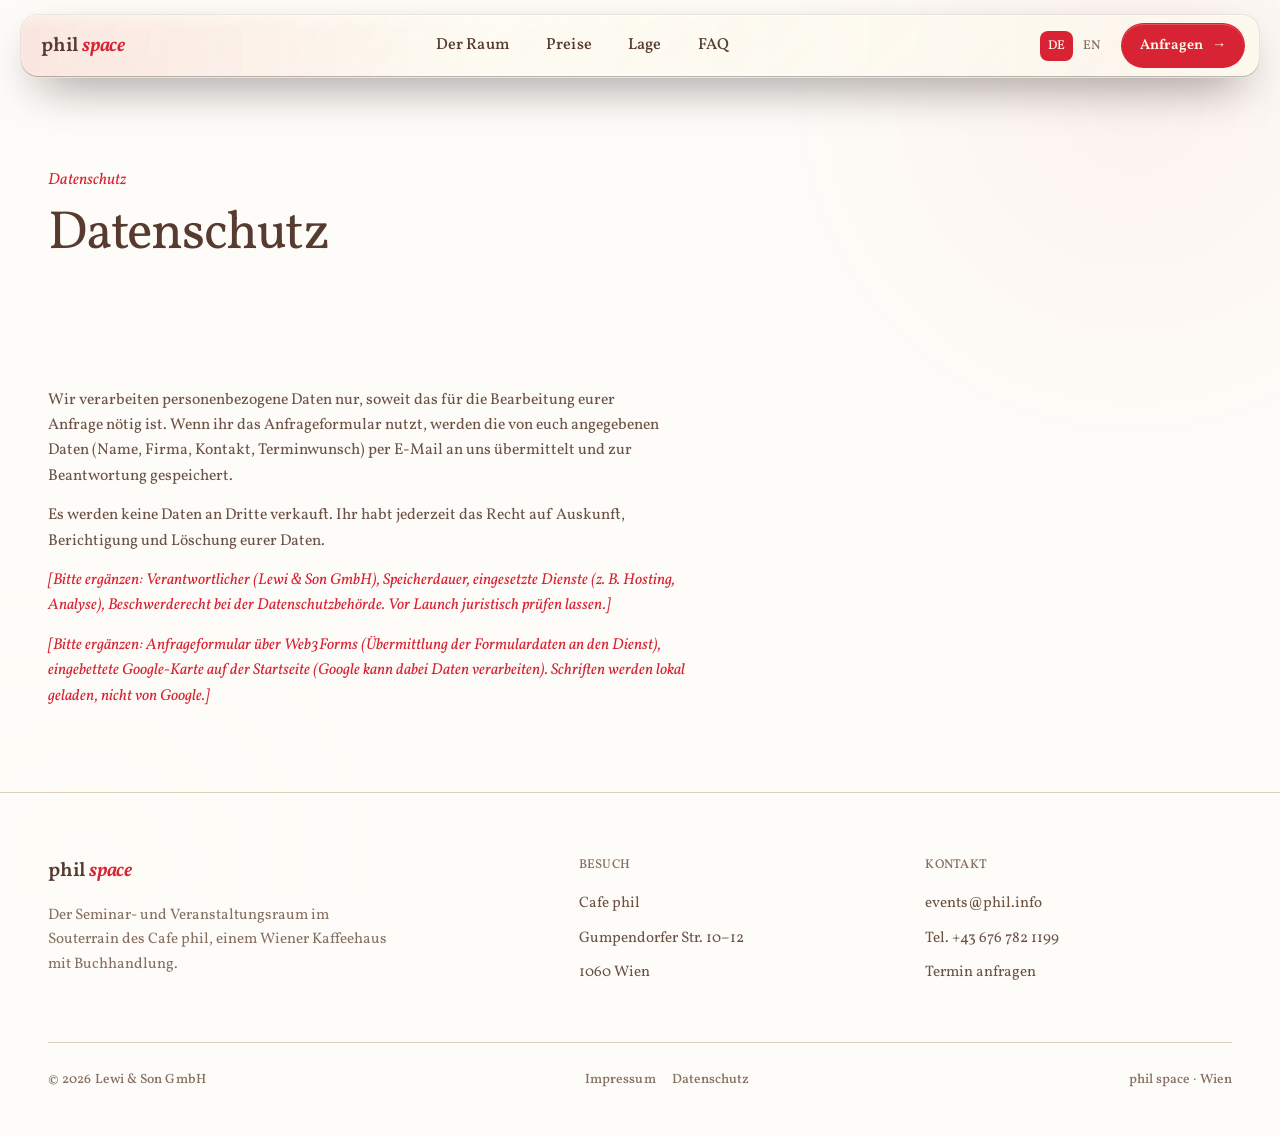
<file: datenschutz.html>
<!DOCTYPE html>
<html lang="de">
<head>
<meta charset="UTF-8">
<meta name="color-scheme" content="light">
<meta name="theme-color" content="#FEFCF8">
<meta name="viewport" content="width=device-width, initial-scale=1.0">
<script>document.documentElement.classList.add('js');setTimeout(function(){if(!window.__reveal)document.documentElement.classList.remove('js')},2500)</script>
<title>Datenschutz · phil space</title>
<meta name="description" content="Datenschutzerklärung von phil space, Lewi &amp; Son GmbH, Wien.">
<meta property="og:title" content="Datenschutz · phil space">
<meta property="og:description" content="Datenschutzerklärung von phil space, Lewi &amp; Son GmbH, Wien.">
<meta property="og:type" content="website">
<link rel="preload" href="assets/fonts/vollkorn-400.woff2" as="font" type="font/woff2" crossorigin>
<link rel="stylesheet" href="assets/site.css">
</head>
<body>
<div class="ambient"></div>

<div class="nav" id="nav">
  <div class="nav-inner glass">
    <div class="row">
      <a href="/" class="logo">phil <i>space</i></a>
      <nav class="nav-mid" id="navMid">
        <a href="/raum" data-de="Der Raum" data-en="The room">Der Raum</a>
        <a href="/anfrage#preise" data-de="Preise" data-en="Pricing">Preise</a>
        <a href="/#lage" data-de="Lage" data-en="Location">Lage</a>
        <a href="/anfrage#faq" data-de="FAQ" data-en="FAQ">FAQ</a>
      </nav>
      <div class="nav-end">
        <div class="lang" role="group" aria-label="Sprache">
          <button id="lDe" class="on" type="button" onclick="setLang('de')">DE</button>
          <button id="lEn" type="button" onclick="setLang('en')">EN</button>
        </div>
        <a href="/anfrage#anfrage" class="btn btn-primary btn-sm" data-de="Anfragen" data-en="Enquire">Anfragen<span class="arr">→</span></a>
        <button class="burger" id="burger" type="button" aria-label="Menü" aria-expanded="false"><svg width="24" height="24" fill="none" stroke="currentColor" stroke-width="1.7"><path d="M4 8h16M4 16h16"/></svg></button>
      </div>
    </div>
  </div>
</div>

<main id="top">

<section class="page-hero">
  <div class="wrap">
    <p class="kicker" data-de="Datenschutz" data-en="Privacy">Datenschutz</p>
    <h1 data-de="Datenschutz" data-en="Privacy">Datenschutz</h1>
  </div>
</section>

<section class="legal-sec">
  <div class="wrap">
    <div class="legal-page rv">
          <p data-de="Wir verarbeiten personenbezogene Daten nur, soweit das für die Bearbeitung eurer Anfrage nötig ist. Wenn ihr das Anfrageformular nutzt, werden die von euch angegebenen Daten (Name, Firma, Kontakt, Terminwunsch) per E-Mail an uns übermittelt und zur Beantwortung gespeichert." data-en="We process personal data only as needed to handle your enquiry. When you use the request form, the data you provide (name, company, contact, preferred date) is sent to us by email and stored to respond.">Wir verarbeiten personenbezogene Daten nur, soweit das für die Bearbeitung eurer Anfrage nötig ist. Wenn ihr das Anfrageformular nutzt, werden die von euch angegebenen Daten (Name, Firma, Kontakt, Terminwunsch) per E-Mail an uns übermittelt und zur Beantwortung gespeichert.</p>
          <p data-de="Es werden keine Daten an Dritte verkauft. Ihr habt jederzeit das Recht auf Auskunft, Berichtigung und Löschung eurer Daten." data-en="No data is sold to third parties. You have the right to access, correct and delete your data at any time.">Es werden keine Daten an Dritte verkauft. Ihr habt jederzeit das Recht auf Auskunft, Berichtigung und Löschung eurer Daten.</p>
          <p class="todo" data-de="[Bitte ergänzen: Verantwortlicher (Lewi & Son GmbH), Speicherdauer, eingesetzte Dienste (z. B. Hosting, Analyse), Beschwerderecht bei der Datenschutzbehörde. Vor Launch juristisch prüfen lassen.]" data-en="[Please complete: controller, retention period, services used (hosting, analytics), right to complain to the DPA. Have it legally reviewed before launch.]">[Bitte ergänzen: Verantwortlicher (Lewi & Son GmbH), Speicherdauer, eingesetzte Dienste (z. B. Hosting, Analyse), Beschwerderecht bei der Datenschutzbehörde. Vor Launch juristisch prüfen lassen.]</p>
        <p class="todo" data-de="[Bitte ergänzen: Anfrageformular über Web3Forms (Übermittlung der Formulardaten an den Dienst), eingebettete Google-Karte auf der Startseite (Google kann dabei Daten verarbeiten). Schriften werden lokal geladen, nicht von Google.]" data-en="[Please complete: enquiry form via Web3Forms (form data is sent to the service), embedded Google map on the home page (Google may process data). Fonts are served locally, not from Google.]">[Bitte ergänzen: Anfrageformular über Web3Forms (Übermittlung der Formulardaten an den Dienst), eingebettete Google-Karte auf der Startseite (Google kann dabei Daten verarbeiten). Schriften werden lokal geladen, nicht von Google.]</p></div>
  </div>
</section>

</main>

<footer>
  <div class="wrap">
    <div class="foot">
      <div>
        <a href="/" class="logo">phil <i>space</i></a>
        <p class="about" data-de="Der Seminar- und Veranstaltungsraum im Souterrain des Cafe phil, einem Wiener Kaffeehaus mit Buchhandlung." data-en="The seminar and event room beneath Cafe phil, a Viennese coffeehouse with a bookshop.">Der Seminar- und Veranstaltungsraum im Souterrain des Cafe phil, einem Wiener Kaffeehaus mit Buchhandlung.</p>
      </div>
      <div class="fcol">
        <h4 data-de="Besuch" data-en="Visit">Besuch</h4>
        <p>Cafe phil</p><p>Gumpendorfer Str. 10–12</p><p>1060 Wien</p>
      </div>
      <div class="fcol">
        <h4 data-de="Kontakt" data-en="Contact">Kontakt</h4>
        <a href="mailto:events@phil.info">events@phil.info</a>
        <a href="tel:+436767821199">Tel. +43 676 782 1199</a>
        <a href="/anfrage#anfrage" data-de="Termin anfragen" data-en="Request a date">Termin anfragen</a>
      </div>
    </div>
    <div class="foot-base">
      <span>© <span id="yr"></span> Lewi &amp; Son GmbH</span>
      <span class="legal-links"><a href="/impressum" data-de="Impressum" data-en="Imprint">Impressum</a><a href="/datenschutz" data-de="Datenschutz" data-en="Privacy">Datenschutz</a></span>
      <span data-de="phil space · Wien" data-en="phil space · Vienna">phil space · Wien</span>
    </div>
  </div>
</footer>

<script src="assets/site.js" defer></script>
</body>
</html>
</file>
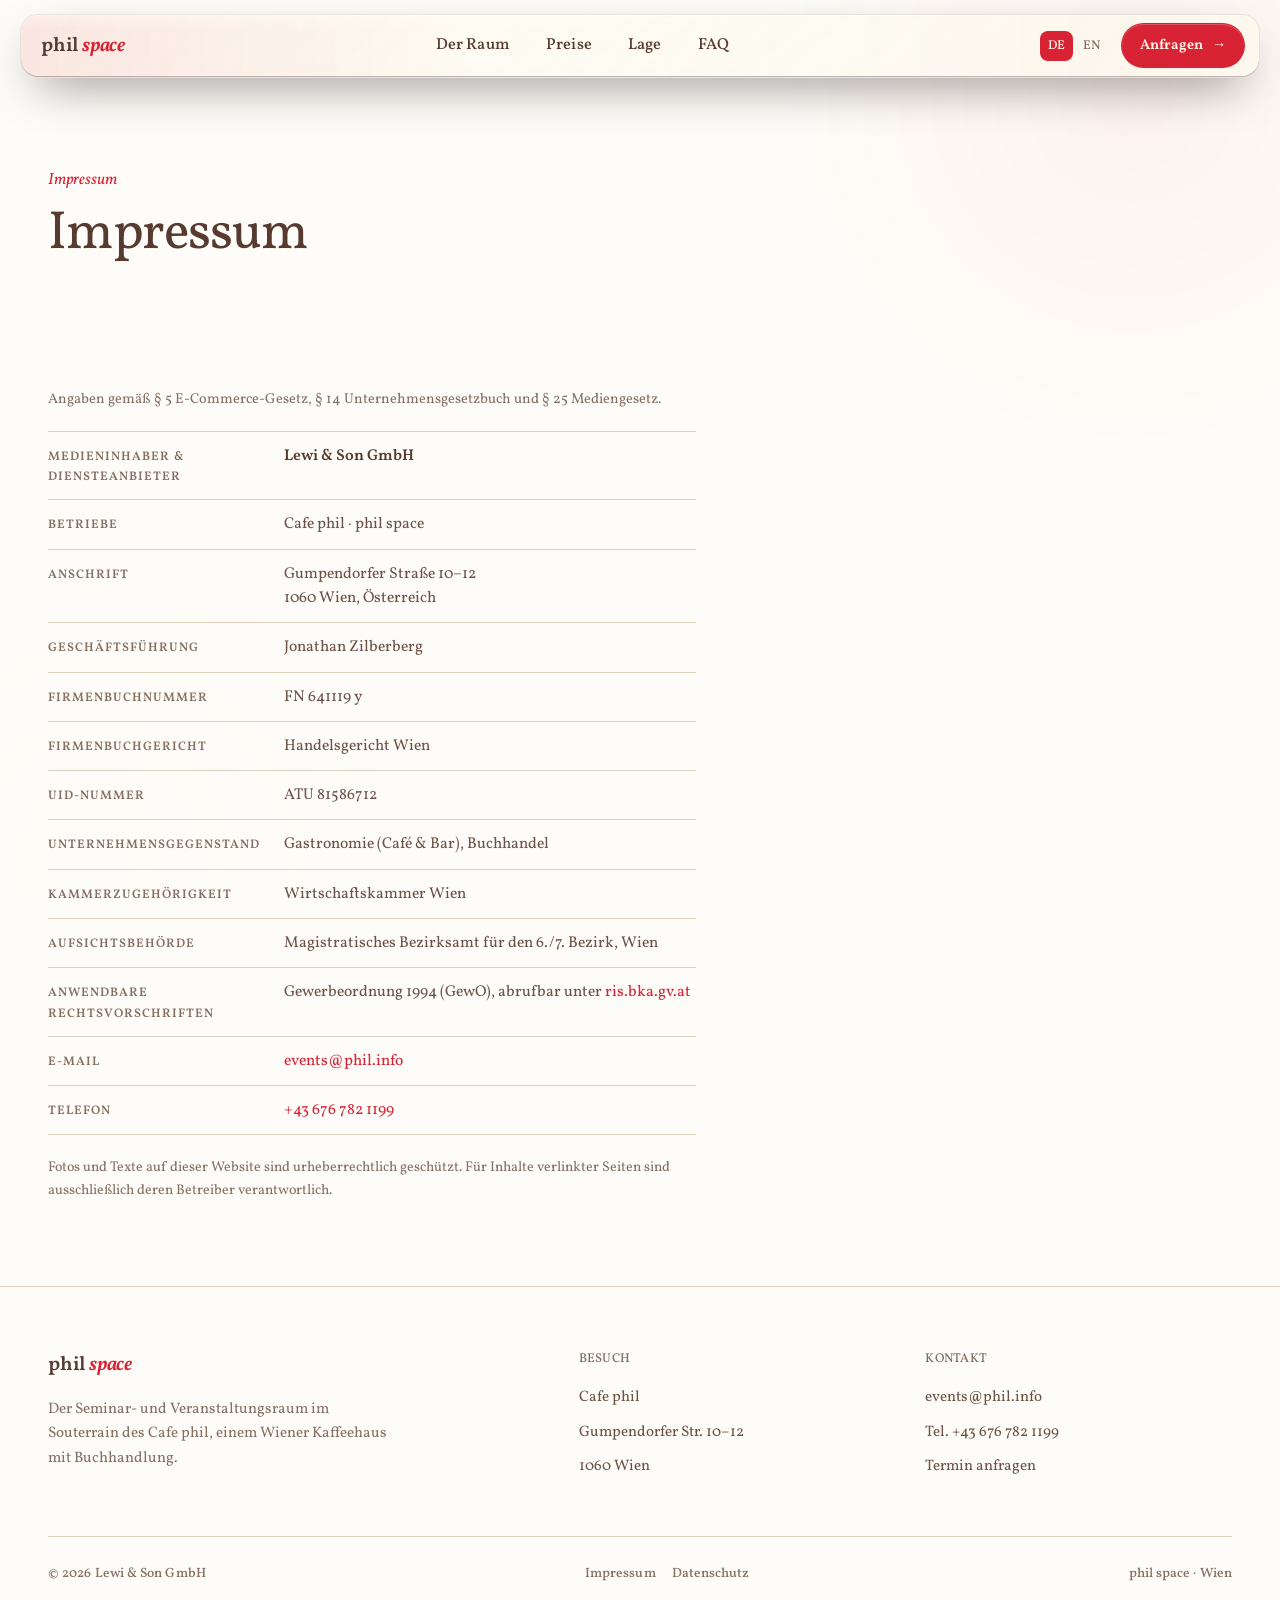
<file: impressum.html>
<!DOCTYPE html>
<html lang="de">
<head>
<meta charset="UTF-8">
<meta name="color-scheme" content="light">
<meta name="theme-color" content="#FEFCF8">
<meta name="viewport" content="width=device-width, initial-scale=1.0">
<script>document.documentElement.classList.add('js');setTimeout(function(){if(!window.__reveal)document.documentElement.classList.remove('js')},2500)</script>
<title>Impressum · phil space</title>
<meta name="description" content="Impressum von phil space, Lewi &amp; Son GmbH, Wien.">
<meta property="og:title" content="Impressum · phil space">
<meta property="og:description" content="Impressum von phil space, Lewi &amp; Son GmbH, Wien.">
<meta property="og:type" content="website">
<link rel="preload" href="assets/fonts/vollkorn-400.woff2" as="font" type="font/woff2" crossorigin>
<link rel="stylesheet" href="assets/site.css">
</head>
<body>
<div class="ambient"></div>

<div class="nav" id="nav">
  <div class="nav-inner glass">
    <div class="row">
      <a href="/" class="logo">phil <i>space</i></a>
      <nav class="nav-mid" id="navMid">
        <a href="/raum" data-de="Der Raum" data-en="The room">Der Raum</a>
        <a href="/anfrage#preise" data-de="Preise" data-en="Pricing">Preise</a>
        <a href="/#lage" data-de="Lage" data-en="Location">Lage</a>
        <a href="/anfrage#faq" data-de="FAQ" data-en="FAQ">FAQ</a>
      </nav>
      <div class="nav-end">
        <div class="lang" role="group" aria-label="Sprache">
          <button id="lDe" class="on" type="button" onclick="setLang('de')">DE</button>
          <button id="lEn" type="button" onclick="setLang('en')">EN</button>
        </div>
        <a href="/anfrage#anfrage" class="btn btn-primary btn-sm" data-de="Anfragen" data-en="Enquire">Anfragen<span class="arr">→</span></a>
        <button class="burger" id="burger" type="button" aria-label="Menü" aria-expanded="false"><svg width="24" height="24" fill="none" stroke="currentColor" stroke-width="1.7"><path d="M4 8h16M4 16h16"/></svg></button>
      </div>
    </div>
  </div>
</div>

<main id="top">

<section class="page-hero">
  <div class="wrap">
    <p class="kicker" data-de="Impressum" data-en="Imprint">Impressum</p>
    <h1 data-de="Impressum" data-en="Imprint">Impressum</h1>
  </div>
</section>

<section class="legal-sec">
  <div class="wrap">
    <div class="legal-page rv">
        <p class="imp-lead" data-de="Angaben gemäß § 5 E-Commerce-Gesetz, § 14 Unternehmensgesetzbuch und § 25 Mediengesetz." data-en="Information pursuant to § 5 Austrian E-Commerce Act, § 14 Austrian Commercial Code and § 25 Austrian Media Act.">Angaben gemäß § 5 E-Commerce-Gesetz, § 14 Unternehmensgesetzbuch und § 25 Mediengesetz.</p>
        <dl class="imp">
        <div class="imp-row"><dt data-de="Medieninhaber &amp; Diensteanbieter" data-en="Media owner &amp; service provider">Medieninhaber &amp; Diensteanbieter</dt><dd data-de='<strong>Lewi &amp; Son GmbH</strong>' data-en='<strong>Lewi &amp; Son GmbH</strong>'><strong>Lewi &amp; Son GmbH</strong></dd></div>
        <div class="imp-row"><dt data-de="Betriebe" data-en="Businesses">Betriebe</dt><dd data-de='Cafe phil · phil space' data-en='Cafe phil · phil space'>Cafe phil · phil space</dd></div>
        <div class="imp-row"><dt data-de="Anschrift" data-en="Address">Anschrift</dt><dd data-de='Gumpendorfer Straße 10–12<br>1060 Wien, Österreich' data-en='Gumpendorfer Straße 10–12<br>1060 Vienna, Austria'>Gumpendorfer Straße 10–12<br>1060 Wien, Österreich</dd></div>
        <div class="imp-row"><dt data-de="Geschäftsführung" data-en="Managing director">Geschäftsführung</dt><dd data-de='Jonathan Zilberberg' data-en='Jonathan Zilberberg'>Jonathan Zilberberg</dd></div>
        <div class="imp-row"><dt data-de="Firmenbuchnummer" data-en="Company register no.">Firmenbuchnummer</dt><dd data-de='FN 641119 y' data-en='FN 641119 y'>FN 641119 y</dd></div>
        <div class="imp-row"><dt data-de="Firmenbuchgericht" data-en="Register court">Firmenbuchgericht</dt><dd data-de='Handelsgericht Wien' data-en='Commercial Court of Vienna'>Handelsgericht Wien</dd></div>
        <div class="imp-row"><dt data-de="UID-Nummer" data-en="VAT ID">UID-Nummer</dt><dd data-de='ATU 81586712' data-en='ATU 81586712'>ATU 81586712</dd></div>
        <div class="imp-row"><dt data-de="Unternehmensgegenstand" data-en="Business purpose">Unternehmensgegenstand</dt><dd data-de='Gastronomie (Café &amp; Bar), Buchhandel' data-en='Hospitality (café &amp; bar), bookshop'>Gastronomie (Café &amp; Bar), Buchhandel</dd></div>
        <div class="imp-row"><dt data-de="Kammerzugehörigkeit" data-en="Chamber membership">Kammerzugehörigkeit</dt><dd data-de='Wirtschaftskammer Wien' data-en='Vienna Chamber of Commerce'>Wirtschaftskammer Wien</dd></div>
        <div class="imp-row"><dt data-de="Aufsichtsbehörde" data-en="Supervisory authority">Aufsichtsbehörde</dt><dd data-de='Magistratisches Bezirksamt für den 6./7. Bezirk, Wien' data-en='Municipal District Office for the 6th/7th District, Vienna'>Magistratisches Bezirksamt für den 6./7. Bezirk, Wien</dd></div>
        <div class="imp-row"><dt data-de="Anwendbare Rechtsvorschriften" data-en="Applicable regulations">Anwendbare Rechtsvorschriften</dt><dd data-de='Gewerbeordnung 1994 (GewO), abrufbar unter <a href="https://www.ris.bka.gv.at" target="_blank" rel="noopener">ris.bka.gv.at</a>' data-en='Austrian Trade Act 1994 (GewO), available at <a href="https://www.ris.bka.gv.at" target="_blank" rel="noopener">ris.bka.gv.at</a>'>Gewerbeordnung 1994 (GewO), abrufbar unter <a href="https://www.ris.bka.gv.at" target="_blank" rel="noopener">ris.bka.gv.at</a></dd></div>
        <div class="imp-row"><dt data-de="E-Mail" data-en="Email">E-Mail</dt><dd data-de='<a href="mailto:events@phil.info">events@phil.info</a>' data-en='<a href="mailto:events@phil.info">events@phil.info</a>'><a href="mailto:events@phil.info">events@phil.info</a></dd></div>
        <div class="imp-row"><dt data-de="Telefon" data-en="Phone">Telefon</dt><dd data-de='<a href="tel:+436767821199">+43 676 782 1199</a>' data-en='<a href="tel:+436767821199">+43 676 782 1199</a>'><a href="tel:+436767821199">+43 676 782 1199</a></dd></div>
        </dl>
        <p class="imp-note" data-de="Fotos und Texte auf dieser Website sind urheberrechtlich geschützt. Für Inhalte verlinkter Seiten sind ausschließlich deren Betreiber verantwortlich." data-en="Photos and texts on this website are protected by copyright. The operators of linked sites are solely responsible for their content.">Fotos und Texte auf dieser Website sind urheberrechtlich geschützt. Für Inhalte verlinkter Seiten sind ausschließlich deren Betreiber verantwortlich.</p>
        </div>
  </div>
</section>

</main>

<footer>
  <div class="wrap">
    <div class="foot">
      <div>
        <a href="/" class="logo">phil <i>space</i></a>
        <p class="about" data-de="Der Seminar- und Veranstaltungsraum im Souterrain des Cafe phil, einem Wiener Kaffeehaus mit Buchhandlung." data-en="The seminar and event room beneath Cafe phil, a Viennese coffeehouse with a bookshop.">Der Seminar- und Veranstaltungsraum im Souterrain des Cafe phil, einem Wiener Kaffeehaus mit Buchhandlung.</p>
      </div>
      <div class="fcol">
        <h4 data-de="Besuch" data-en="Visit">Besuch</h4>
        <p>Cafe phil</p><p>Gumpendorfer Str. 10–12</p><p>1060 Wien</p>
      </div>
      <div class="fcol">
        <h4 data-de="Kontakt" data-en="Contact">Kontakt</h4>
        <a href="mailto:events@phil.info">events@phil.info</a>
        <a href="tel:+436767821199">Tel. +43 676 782 1199</a>
        <a href="/anfrage#anfrage" data-de="Termin anfragen" data-en="Request a date">Termin anfragen</a>
      </div>
    </div>
    <div class="foot-base">
      <span>© <span id="yr"></span> Lewi &amp; Son GmbH</span>
      <span class="legal-links"><a href="/impressum" data-de="Impressum" data-en="Imprint">Impressum</a><a href="/datenschutz" data-de="Datenschutz" data-en="Privacy">Datenschutz</a></span>
      <span data-de="phil space · Wien" data-en="phil space · Vienna">phil space · Wien</span>
    </div>
  </div>
</footer>

<script src="assets/site.js" defer></script>
</body>
</html>
</file>
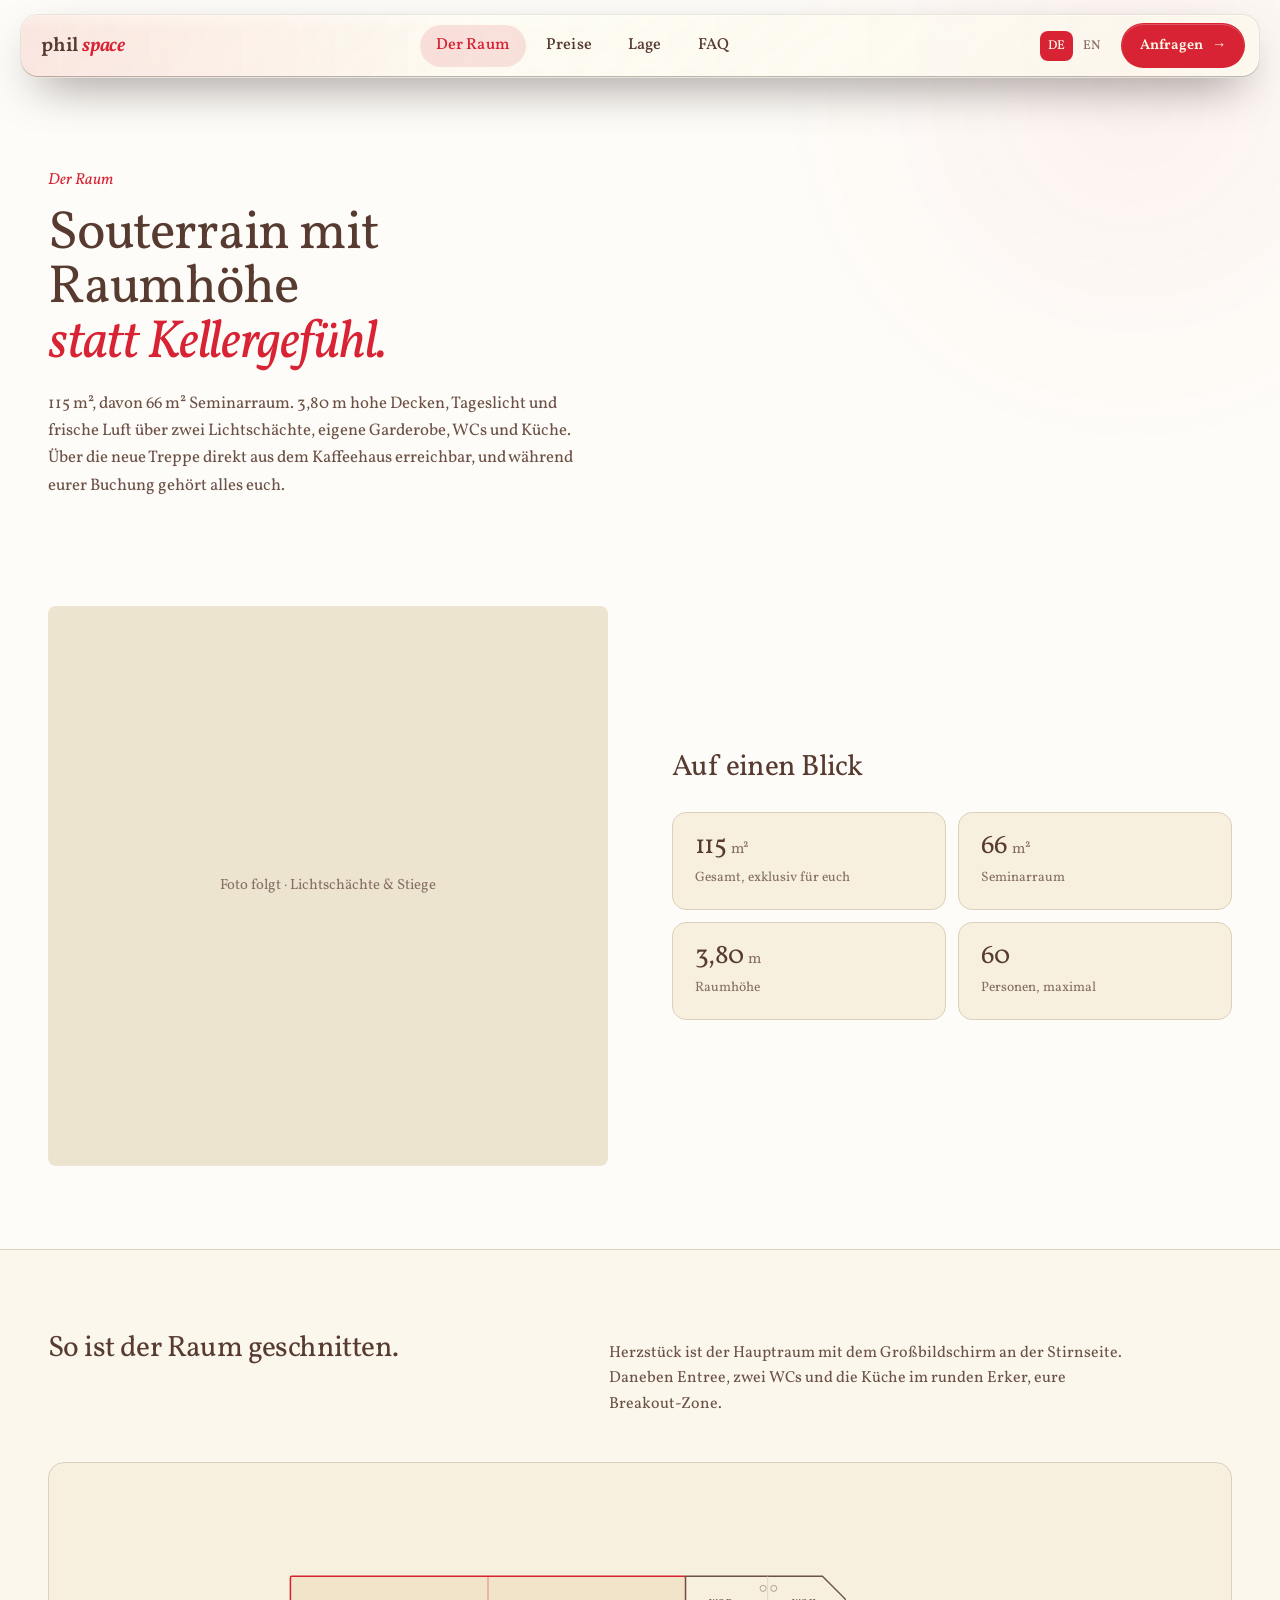
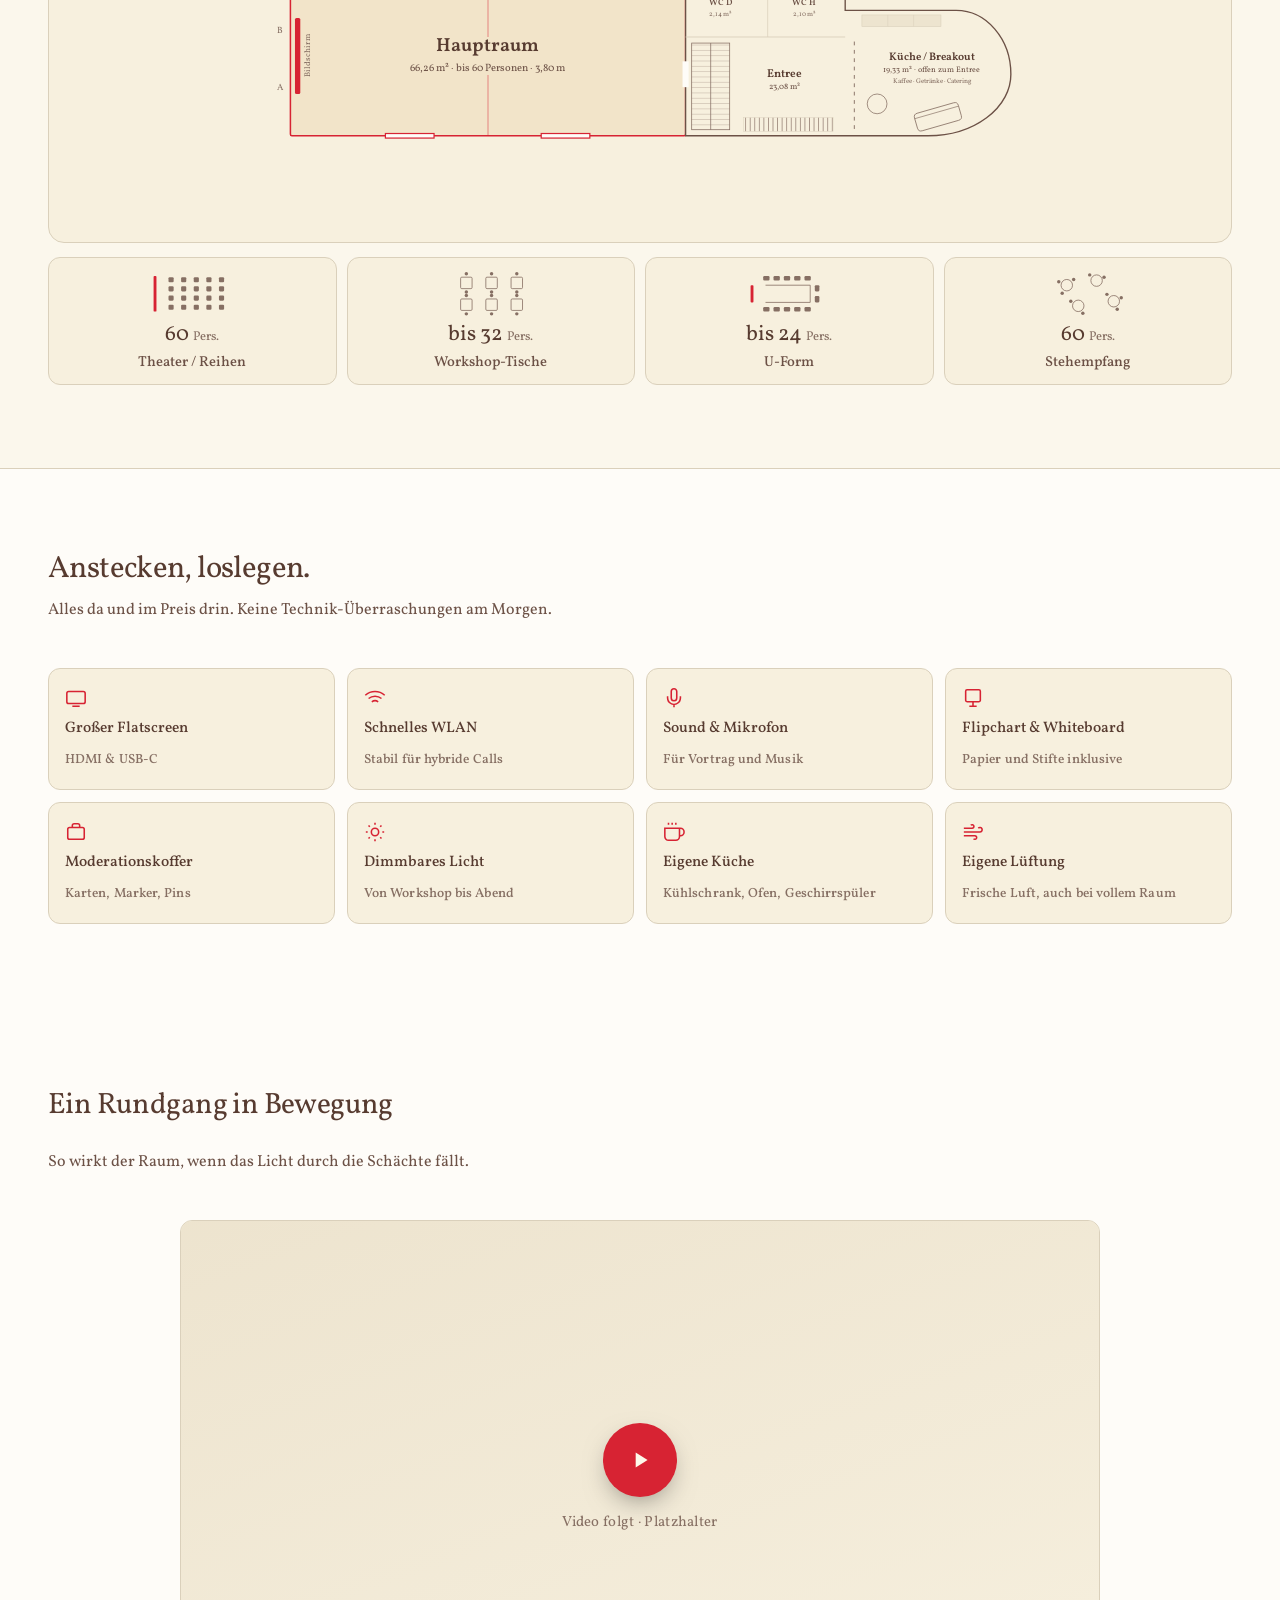
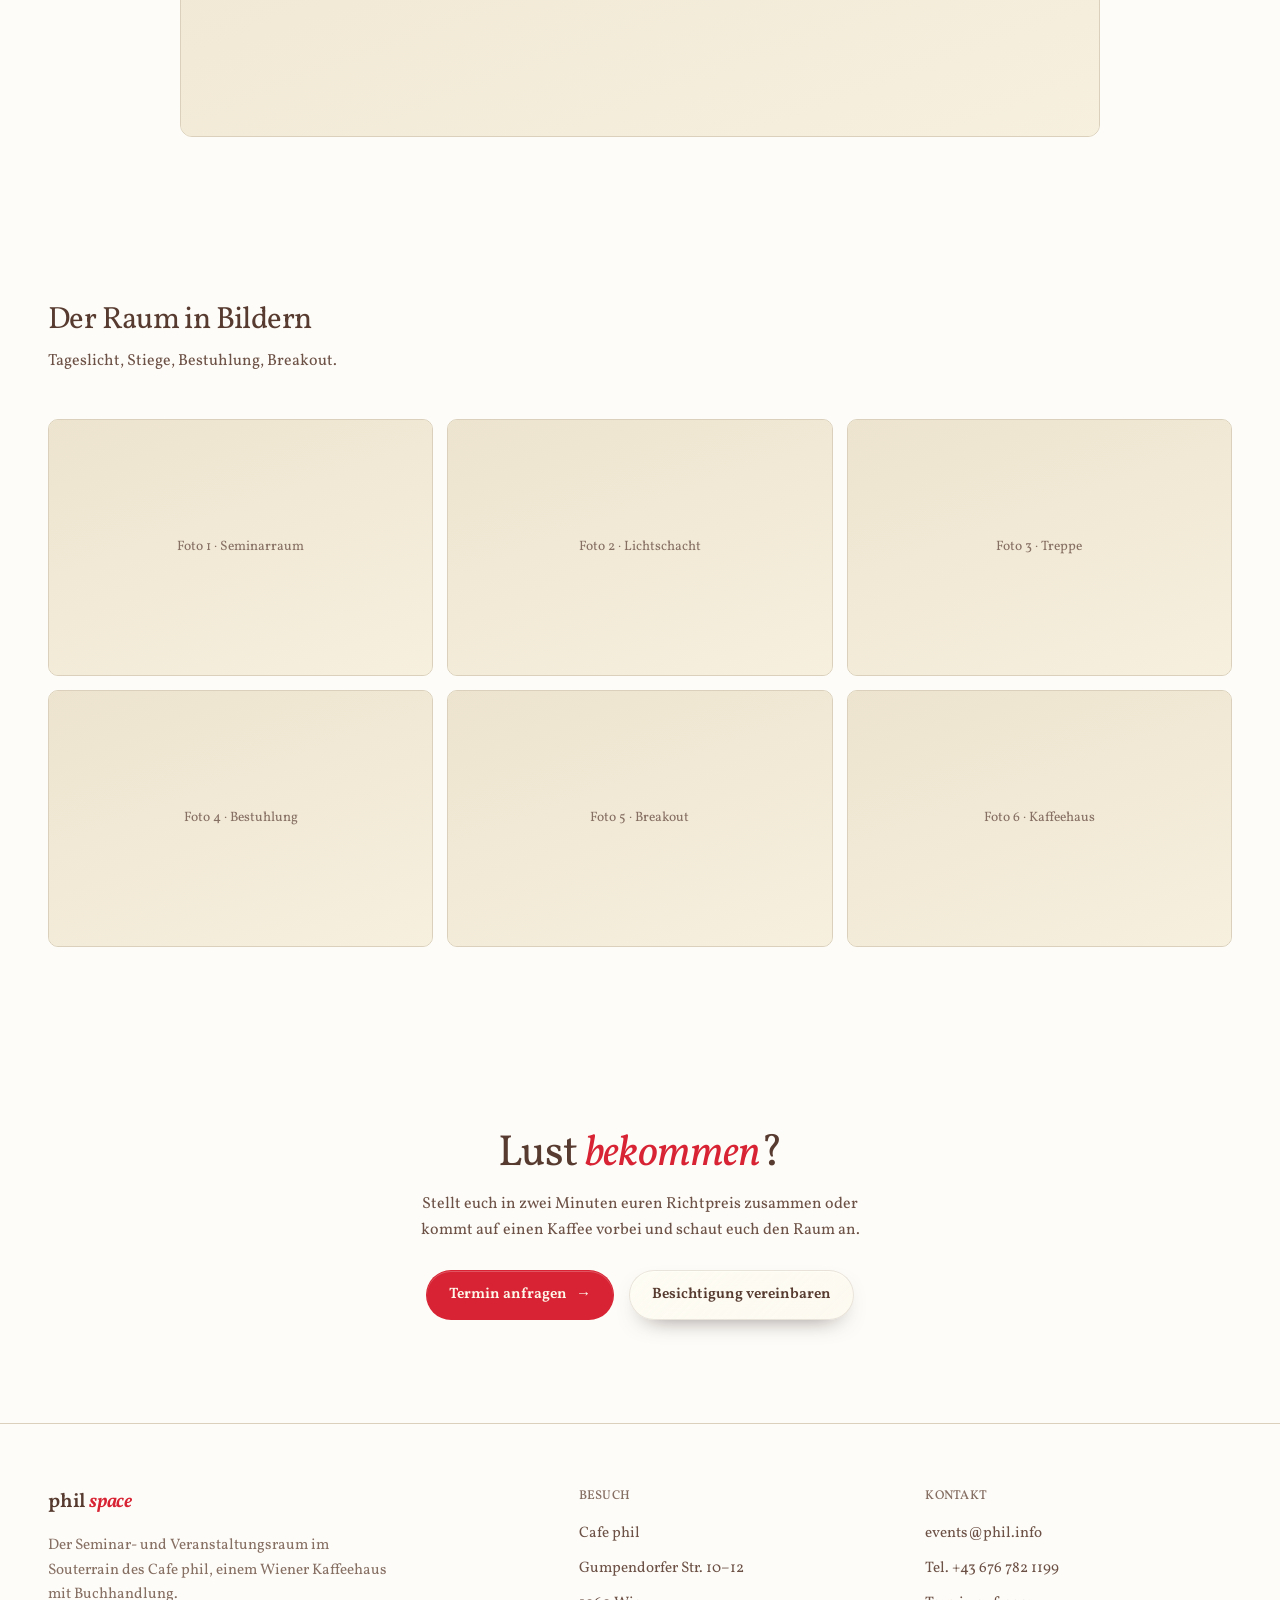
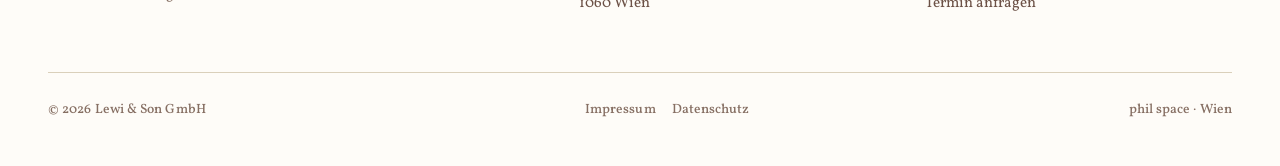
<file: raum.html>
<!DOCTYPE html>
<html lang="de">
<head>
<meta charset="UTF-8">
<meta name="color-scheme" content="light">
<meta name="theme-color" content="#FEFCF8">
<meta name="viewport" content="width=device-width, initial-scale=1.0">
<script>document.documentElement.classList.add('js');setTimeout(function(){if(!window.__reveal)document.documentElement.classList.remove('js')},2500)</script>
<title>Der Raum · phil space Wien</title>
<meta name="description" content="115 m² Souterrain exklusiv, 66 m² Seminarraum, 3,80 m Raumhöhe, Tageslicht, bis 60 Personen. Grundriss, Bestuhlung und Ausstattung.">
<meta property="og:title" content="Der Raum · phil space Wien">
<meta property="og:description" content="115 m² Souterrain exklusiv, 66 m² Seminarraum, 3,80 m Raumhöhe, Tageslicht, bis 60 Personen. Grundriss, Bestuhlung und Ausstattung.">
<meta property="og:type" content="website">
<link rel="preload" href="assets/fonts/vollkorn-400.woff2" as="font" type="font/woff2" crossorigin>
<link rel="stylesheet" href="assets/site.css">
</head>
<body>
<div class="ambient"></div>

<div class="nav" id="nav">
  <div class="nav-inner glass">
    <div class="row">
      <a href="/" class="logo">phil <i>space</i></a>
      <nav class="nav-mid" id="navMid">
        <a href="/raum" aria-current="page" data-de="Der Raum" data-en="The room">Der Raum</a>
        <a href="/anfrage#preise" data-de="Preise" data-en="Pricing">Preise</a>
        <a href="/#lage" data-de="Lage" data-en="Location">Lage</a>
        <a href="/anfrage#faq" data-de="FAQ" data-en="FAQ">FAQ</a>
      </nav>
      <div class="nav-end">
        <div class="lang" role="group" aria-label="Sprache">
          <button id="lDe" class="on" type="button" onclick="setLang('de')">DE</button>
          <button id="lEn" type="button" onclick="setLang('en')">EN</button>
        </div>
        <a href="/anfrage#anfrage" class="btn btn-primary btn-sm" data-de="Anfragen" data-en="Enquire">Anfragen<span class="arr">→</span></a>
        <button class="burger" id="burger" type="button" aria-label="Menü" aria-expanded="false"><svg width="24" height="24" fill="none" stroke="currentColor" stroke-width="1.7"><path d="M4 8h16M4 16h16"/></svg></button>
      </div>
    </div>
  </div>
</div>

<main id="top">

<section class="page-hero">
  <div class="wrap">
    <p class="kicker" data-de="Der Raum" data-en="The room">Der Raum</p>
    <h1 data-de="Souterrain mit Raumhöhe &lt;span class=&quot;it&quot;&gt;statt Kellergefühl.&lt;/span&gt;" data-en="A lower floor with real height, &lt;span class=&quot;it&quot;&gt;not a cellar feel.&lt;/span&gt;">Souterrain mit Raumhöhe <span class="it">statt Kellergefühl.</span></h1>
    <p class="lede" data-de="115 m², davon 66 m² Seminarraum. 3,80 m hohe Decken, Tageslicht und frische Luft über zwei Lichtschächte, eigene Garderobe, WCs und Küche. Über die neue Treppe direkt aus dem Kaffeehaus erreichbar, und während eurer Buchung gehört alles euch." data-en="115 m², 66 m² of it the seminar room. 3.8 m ceilings, daylight and fresh air through two light shafts, your own cloakroom, WCs and kitchen. Reached by the new staircase straight from the coffeehouse, and during your booking it is all yours.">115 m², davon 66 m² Seminarraum. 3,80 m hohe Decken, Tageslicht und frische Luft über zwei Lichtschächte, eigene Garderobe, WCs und Küche. Über die neue Treppe direkt aus dem Kaffeehaus erreichbar, und während eurer Buchung gehört alles euch.</p>
  </div>
</section>

<section id="raum" class="space">
  <div class="wrap space-grid">
    <figure class="space-media rv">
      <!-- TODO: real photo toward the light shafts / staircase (portrait) -->
      <div class="ph-fill ph-block" data-de="Foto folgt · Lichtschächte & Stiege" data-en="Photo coming · light shafts & stairs">Foto folgt · Lichtschächte & Stiege</div>
      <span class="frame"></span>
    </figure>
    <div>
      <h2 class="rv" data-de="Auf einen Blick" data-en="At a glance">Auf einen Blick</h2>
      <div class="facts rv"><div class="fact"><div class="n">115 <small>m²</small></div><div class="l" data-de="Gesamt, exklusiv für euch" data-en="Total, exclusively yours">Gesamt, exklusiv für euch</div></div><div class="fact"><div class="n">66 <small>m²</small></div><div class="l" data-de="Seminarraum" data-en="Seminar room">Seminarraum</div></div><div class="fact"><div class="n">3,80 <small>m</small></div><div class="l" data-de="Raumhöhe" data-en="Ceiling height">Raumhöhe</div></div><div class="fact"><div class="n">60</div><div class="l" data-de="Personen, maximal" data-en="People, maximum">Personen, maximal</div></div></div>
    </div>
  </div>
</section>

<section id="grundriss" class="space">
  <div class="wrap">
    <div class="lead-2 rv">
      <h2 data-de="So ist der Raum geschnitten." data-en="How the space is laid out.">So ist der Raum geschnitten.</h2>
      <p class="sub" data-de="Herzstück ist der Hauptraum mit dem Großbildschirm an der Stirnseite. Daneben Entree, zwei WCs und die Küche im runden Erker, eure Breakout-Zone." data-en="The heart is the main room with the large screen on the end wall. Alongside: the entrance, two WCs and the kitchen in the round bay, your breakout zone.">Herzstück ist der Hauptraum mit dem Großbildschirm an der Stirnseite. Daneben Entree, zwei WCs und die Küche im runden Erker, eure Breakout-Zone.</p>
    </div>
    <div class="plan-wrap rv">
            <svg viewBox="0 0 1000 440" xmlns="http://www.w3.org/2000/svg" role="img" aria-label="Grundriss phil space Eventbereich">
        <defs>
          <pattern id="stairs" width="200" height="7" patternUnits="userSpaceOnUse">
            <line x1="0" y1="0" x2="200" y2="0" stroke="var(--ink-3)" stroke-width="0.7"/>
          </pattern>
          <pattern id="bar" width="6" height="14" patternUnits="userSpaceOnUse">
            <line x1="3" y1="0" x2="3" y2="14" stroke="var(--ink-3)" stroke-width="0.9"/>
          </pattern>
        </defs>

        <!-- ================= HAUPTRAUM (66,26 m²) ================= -->
        <rect x="40" y="120" width="520" height="210" rx="2"
              fill="color-mix(in oklch, var(--acc) 8%, var(--bg-2))" stroke="var(--acc)" stroke-width="2"/>

        <!-- internal dividing wall with central opening (between the two halves) -->
        <line x1="300" y1="120" x2="300" y2="200" stroke="var(--acc)" stroke-width="1.3" opacity="0.5"/>
        <line x1="300" y1="250" x2="300" y2="330" stroke="var(--acc)" stroke-width="1.3" opacity="0.5"/>

        <!-- Flatscreen on the left short wall -->
        <rect x="46" y="175" width="7" height="100" rx="2" fill="var(--acc)"/>
        <text x="66" y="225" fill="var(--ink-3)" font-family="Vollkorn, serif" font-size="11"
              transform="rotate(-90 66 225)" text-anchor="middle">Bildschirm</text>

        <!-- three windows on the long (bottom) facade -->
        <g fill="var(--bg)" stroke="var(--acc)" stroke-width="1.6">
          <rect x="165" y="327" width="64" height="6"/>
          <rect x="370" y="327" width="64" height="6"/>
        </g>

        <!-- label -->
        <text x="300" y="218" text-anchor="middle" fill="var(--ink)" font-family="Vollkorn, serif" font-size="25" font-weight="600">Hauptraum</text>
        <text x="300" y="245" text-anchor="middle" fill="var(--ink-2)" font-family="Vollkorn, serif" font-size="14">66,26 m² · bis 60 Personen · 3,80 m</text>

        <!-- ============ SERVICE + KÜCHE: eine offene Grundfläche (nach Plan vermessen) ============ -->
        <!-- Außenwand: WCs oben (mit Fase), Stub, Küchen-Oberwand, Apsis (r aus Kreis-Fit), Diagonale zur Unterkante -->
        <path d="M560 120 H740 L770 150 V165 H916 A72 84 0 0 1 988 249 A109 81 0 0 1 879 330 H560 Z"
              fill="var(--bg-2)" stroke="var(--ink-2)" stroke-width="1.8"/>

        <!-- WC-Zeile: Trennlinie unten + Kabinen-Teiler -->
        <line x1="560" y1="200" x2="770" y2="200" stroke="var(--line)" stroke-width="1.2"/>
        <line x1="668" y1="120" x2="668" y2="200" stroke="var(--line)" stroke-width="1"/>
        <text x="606" y="158" text-anchor="middle" fill="var(--ink-2)" font-family="Vollkorn, serif" font-size="11.5" font-weight="600">WC D</text>
        <text x="606" y="173" text-anchor="middle" fill="var(--ink-3)" font-family="Vollkorn, serif" font-size="9">2,14 m²</text>
        <text x="716" y="158" text-anchor="middle" fill="var(--ink-2)" font-family="Vollkorn, serif" font-size="11.5" font-weight="600">WC H</text>
        <text x="716" y="173" text-anchor="middle" fill="var(--ink-3)" font-family="Vollkorn, serif" font-size="9">2,10 m²</text>
        <circle cx="662" cy="136" r="4" fill="none" stroke="var(--ink-3)" stroke-width="0.8"/>
        <circle cx="676" cy="136" r="4" fill="none" stroke="var(--ink-3)" stroke-width="0.8"/>

        <!-- Entree: gerade Treppe links + Schank unten -->
        <rect x="568" y="208" width="50" height="114" fill="url(#stairs)" stroke="var(--ink-3)" stroke-width="1"/>
        <path d="M593 208 v114" stroke="var(--ink-3)" stroke-width="1"/>
        <text x="690" y="252" text-anchor="middle" fill="var(--ink)" font-family="Vollkorn, serif" font-size="15" font-weight="600">Entree</text>
        <text x="690" y="269" text-anchor="middle" fill="var(--ink-2)" font-family="Vollkorn, serif" font-size="11">23,08 m²</text>
        <rect x="636" y="306" width="118" height="18" fill="url(#bar)" stroke="var(--line)" stroke-width="0.6"/>

        <!-- Tür Hauptraum -> Entree -->
        <rect x="556" y="232" width="8" height="34" fill="var(--bg)"/>

        <!-- Zonengrenze Entree | Küche: offen, nur gestrichelt (wie im Plan) -->
        <line x1="782" y1="206" x2="782" y2="324" stroke="var(--ink-3)" stroke-width="1.3" stroke-dasharray="5 6" opacity="0.95"/>

        <!-- Küchenzeile entlang der Oberwand -->
        <rect x="792" y="171" width="104" height="15" fill="var(--bg-3)" stroke="var(--line)" stroke-width="0.8"/>
        <line x1="826" y1="171" x2="826" y2="186" stroke="var(--line)" stroke-width="0.7"/>
        <line x1="860" y1="171" x2="860" y2="186" stroke="var(--line)" stroke-width="0.7"/>


        <!-- Breakout-Möblierung (wie im Plan angedeutet) -->
        <circle cx="812" cy="288" r="13" fill="none" stroke="var(--ink-3)" stroke-width="1"/>
        <g transform="rotate(-16 892 305)">
          <rect x="862" y="293" width="60" height="24" rx="5" fill="none" stroke="var(--ink-3)" stroke-width="1"/>
          <line x1="862" y1="299" x2="922" y2="299" stroke="var(--ink-3)" stroke-width="0.8"/>
        </g>

        <!-- Küche Label -->
        <text x="884" y="230" text-anchor="middle" fill="var(--ink)" font-family="Vollkorn, serif" font-size="14.5" font-weight="600">Küche / Breakout</text>
        <text x="884" y="246" text-anchor="middle" fill="var(--ink-2)" font-family="Vollkorn, serif" font-size="10.5">19,33 m² · offen zum Entree</text>
        <text x="884" y="261" text-anchor="middle" fill="var(--ink-3)" font-family="Vollkorn, serif" font-size="9">Kaffee · Getränke · Catering</text>

        <!-- Schnittmarken A / B -->
        <g fill="var(--ink-3)" font-family="Vollkorn, serif" font-size="12">
          <text x="22" y="195">B</text>
          <text x="22" y="270">A</text>
        </g>
      </svg>
    </div>

    <!-- ===== BESTUHLUNG & KAPAZITÄT ===== -->
    <div class="seatings rv">
      <div class="seat">
        <svg viewBox="0 0 150 90">
          <rect x="8" y="14" width="5" height="62" rx="1.5" fill="var(--acc)"/>
          <g fill="var(--ink-3)">
            <g transform="translate(34,16)"><rect width="9" height="9" rx="2"/><rect y="16" width="9" height="9" rx="2"/><rect y="32" width="9" height="9" rx="2"/><rect y="48" width="9" height="9" rx="2"/></g>
            <g transform="translate(56,16)"><rect width="9" height="9" rx="2"/><rect y="16" width="9" height="9" rx="2"/><rect y="32" width="9" height="9" rx="2"/><rect y="48" width="9" height="9" rx="2"/></g>
            <g transform="translate(78,16)"><rect width="9" height="9" rx="2"/><rect y="16" width="9" height="9" rx="2"/><rect y="32" width="9" height="9" rx="2"/><rect y="48" width="9" height="9" rx="2"/></g>
            <g transform="translate(100,16)"><rect width="9" height="9" rx="2"/><rect y="16" width="9" height="9" rx="2"/><rect y="32" width="9" height="9" rx="2"/><rect y="48" width="9" height="9" rx="2"/></g>
            <g transform="translate(122,16)"><rect width="9" height="9" rx="2"/><rect y="16" width="9" height="9" rx="2"/><rect y="32" width="9" height="9" rx="2"/><rect y="48" width="9" height="9" rx="2"/></g>
          </g>
        </svg>
        <div class="sn">60 <small data-de="Pers." data-en="ppl">Pers.</small></div>
        <div class="sl" data-de="Theater / Reihen" data-en="Theatre / rows">Theater / Reihen</div>
      </div>
      <div class="seat">
        <svg viewBox="0 0 150 90">
          <g stroke="var(--ink-3)" stroke-width="1.4" fill="none">
            <rect x="22" y="16" width="20" height="20" rx="2"/>
            <rect x="66" y="16" width="20" height="20" rx="2"/>
            <rect x="110" y="16" width="20" height="20" rx="2"/>
            <rect x="22" y="54" width="20" height="20" rx="2"/>
            <rect x="66" y="54" width="20" height="20" rx="2"/>
            <rect x="110" y="54" width="20" height="20" rx="2"/>
          </g>
          <g fill="var(--ink-3)">
            <circle cx="32" cy="10" r="3"/><circle cx="32" cy="42" r="3"/>
            <circle cx="76" cy="10" r="3"/><circle cx="76" cy="42" r="3"/>
            <circle cx="120" cy="10" r="3"/><circle cx="120" cy="42" r="3"/>
            <circle cx="32" cy="48" r="3"/><circle cx="32" cy="80" r="3"/>
            <circle cx="76" cy="48" r="3"/><circle cx="76" cy="80" r="3"/>
            <circle cx="120" cy="48" r="3"/><circle cx="120" cy="80" r="3"/>
          </g>
        </svg>
        <div class="sn">bis 32 <small data-de="Pers." data-en="ppl">Pers.</small></div>
        <div class="sl" data-de="Workshop-Tische" data-en="Workshop tables">Workshop-Tische</div>
      </div>
      <div class="seat">
        <svg viewBox="0 0 150 90">
          <g fill="var(--ink-3)">
            <rect x="30" y="14" width="11" height="8" rx="2"/><rect x="48" y="14" width="11" height="8" rx="2"/><rect x="66" y="14" width="11" height="8" rx="2"/><rect x="84" y="14" width="11" height="8" rx="2"/><rect x="102" y="14" width="11" height="8" rx="2"/>
            <rect x="30" y="68" width="11" height="8" rx="2"/><rect x="48" y="68" width="11" height="8" rx="2"/><rect x="66" y="68" width="11" height="8" rx="2"/><rect x="84" y="68" width="11" height="8" rx="2"/><rect x="102" y="68" width="11" height="8" rx="2"/>
            <rect x="120" y="30" width="8" height="11" rx="2"/><rect x="120" y="49" width="8" height="11" rx="2"/>
          </g>
          <path d="M34 30 H112 V60 H34" fill="none" stroke="var(--ink-3)" stroke-width="1.4"/>
          <rect x="8" y="30" width="5" height="30" rx="1.5" fill="var(--acc)"/>
        </svg>
        <div class="sn">bis 24 <small data-de="Pers." data-en="ppl">Pers.</small></div>
        <div class="sl" data-de="U-Form" data-en="U-shape">U-Form</div>
      </div>
      <div class="seat">
        <svg viewBox="0 0 150 90">
          <g stroke="var(--ink-3)" stroke-width="1.4" fill="none">
            <circle cx="38" cy="30" r="10"/>
            <circle cx="90" cy="22" r="10"/>
            <circle cx="120" cy="58" r="10"/>
            <circle cx="58" cy="66" r="10"/>
          </g>
          <g fill="var(--ink-3)">
            <circle cx="24" cy="24" r="3"/><circle cx="50" cy="20" r="3"/><circle cx="30" cy="44" r="3"/>
            <circle cx="78" cy="12" r="3"/><circle cx="103" cy="16" r="3"/>
            <circle cx="108" cy="46" r="3"/><circle cx="133" cy="52" r="3"/><circle cx="126" cy="72" r="3"/>
            <circle cx="45" cy="58" r="3"/><circle cx="66" cy="79" r="3"/>
          </g>
        </svg>
        <div class="sn">60 <small data-de="Pers." data-en="ppl">Pers.</small></div>
        <div class="sl" data-de="Stehempfang" data-en="Standing reception">Stehempfang</div>
      </div>
    </div>
  </div>
</section>

<section id="ausstattung">
  <div class="wrap">
    <div class="lead-2 stack rv"><h2 data-de="Anstecken, loslegen." data-en="Plug in, get going.">Anstecken, loslegen.</h2><p class="sub" data-de="Alles da und im Preis drin. Keine Technik-Überraschungen am Morgen." data-en="Everything is here and included. No tech surprises in the morning.">Alles da und im Preis drin. Keine Technik-Überraschungen am Morgen.</p></div>
    <div class="equip rv">
      <div class="eq"><svg width="22" height="22" viewBox="0 0 24 24" fill="none" stroke="currentColor" stroke-width="1.7"><rect x="2" y="5" width="20" height="13" rx="2"/><path d="M8 21h8"/></svg><span class="en" data-de="Großer Flatscreen" data-en="Large flatscreen">Großer Flatscreen</span><span class="ed" data-de="HDMI &amp; USB-C" data-en="HDMI &amp; USB-C">HDMI &amp; USB-C</span></div>
      <div class="eq"><svg width="22" height="22" viewBox="0 0 24 24" fill="none" stroke="currentColor" stroke-width="1.7"><path d="M5 12.55a11 11 0 0 1 14.08 0M1.42 9a16 16 0 0 1 21.16 0M8.53 16.11a6 6 0 0 1 6.95 0M12 20h.01"/></svg><span class="en" data-de="Schnelles WLAN" data-en="Fast Wi-Fi">Schnelles WLAN</span><span class="ed" data-de="Stabil für hybride Calls" data-en="Stable for hybrid calls">Stabil für hybride Calls</span></div>
      <div class="eq"><svg width="22" height="22" viewBox="0 0 24 24" fill="none" stroke="currentColor" stroke-width="1.7"><path d="M12 2a3 3 0 0 0-3 3v7a3 3 0 0 0 6 0V5a3 3 0 0 0-3-3z"/><path d="M19 10v2a7 7 0 0 1-14 0v-2M12 19v3"/></svg><span class="en" data-de="Sound &amp; Mikrofon" data-en="Sound &amp; microphone">Sound &amp; Mikrofon</span><span class="ed" data-de="Für Vortrag und Musik" data-en="For talks and music">Für Vortrag und Musik</span></div>
      <div class="eq"><svg width="22" height="22" viewBox="0 0 24 24" fill="none" stroke="currentColor" stroke-width="1.7"><rect x="4" y="3" width="16" height="13" rx="1.5"/><path d="M12 16v5M8 21h8"/></svg><span class="en" data-de="Flipchart &amp; Whiteboard" data-en="Flipchart &amp; whiteboard">Flipchart &amp; Whiteboard</span><span class="ed" data-de="Papier und Stifte inklusive" data-en="Paper and pens included">Papier und Stifte inklusive</span></div>
      <div class="eq"><svg width="22" height="22" viewBox="0 0 24 24" fill="none" stroke="currentColor" stroke-width="1.7"><rect x="3" y="7" width="18" height="13" rx="2"/><path d="M8 7V5a2 2 0 0 1 2-2h4a2 2 0 0 1 2 2v2"/></svg><span class="en" data-de="Moderationskoffer" data-en="Facilitation kit">Moderationskoffer</span><span class="ed" data-de="Karten, Marker, Pins" data-en="Cards, markers, pins">Karten, Marker, Pins</span></div>
      <div class="eq"><svg width="22" height="22" viewBox="0 0 24 24" fill="none" stroke="currentColor" stroke-width="1.7"><circle cx="12" cy="12" r="4"/><path d="M12 2v2M12 20v2M4.93 4.93l1.41 1.41M17.66 17.66l1.41 1.41M2 12h2M20 12h2M4.93 19.07l1.41-1.41M17.66 6.34l1.41-1.41"/></svg><span class="en" data-de="Dimmbares Licht" data-en="Dimmable lighting">Dimmbares Licht</span><span class="ed" data-de="Von Workshop bis Abend" data-en="From workshop to evening">Von Workshop bis Abend</span></div>
      <div class="eq"><svg width="22" height="22" viewBox="0 0 24 24" fill="none" stroke="currentColor" stroke-width="1.7"><path d="M18 8h1a4 4 0 0 1 0 8h-1M2 8h16v9a4 4 0 0 1-4 4H6a4 4 0 0 1-4-4V8z"/><path d="M6 2v2M10 2v2M14 2v2"/></svg><span class="en" data-de="Eigene Küche" data-en="Own kitchen">Eigene Küche</span><span class="ed" data-de="Kühlschrank, Ofen, Geschirrspüler" data-en="Fridge, oven, dishwasher">Kühlschrank, Ofen, Geschirrspüler</span></div>
      <div class="eq"><svg width="22" height="22" viewBox="0 0 24 24" fill="none" stroke="currentColor" stroke-width="1.7"><path d="M9.59 4.59A2 2 0 1 1 11 8H2m10.59 11.41A2 2 0 1 0 14 16H2m15.73-8.27A2.5 2.5 0 1 1 19.5 12H2"/></svg><span class="en" data-de="Eigene Lüftung" data-en="Own ventilation">Eigene Lüftung</span><span class="ed" data-de="Frische Luft, auch bei vollem Raum" data-en="Fresh air, even when full">Frische Luft, auch bei vollem Raum</span></div>
    </div>
  </div>
</section>

<section id="video" class="space">
  <div class="wrap">
    <div class="lead-2 stack rv">
      <h2 data-de="Ein Rundgang in Bewegung" data-en="A walkthrough in motion">Ein Rundgang in Bewegung</h2>
      <p class="sub" data-de="So wirkt der Raum, wenn das Licht durch die Schächte fällt." data-en="How the room feels when light falls through the shafts.">So wirkt der Raum, wenn das Licht durch die Schächte fällt.</p>
    </div>
    <div class="video-wrap rv">
      <!-- TODO: Video einsetzen. Zwei Möglichkeiten:
           (A) Eigene Datei:  <video controls poster="poster.jpg"><source src="philspace.mp4" type="video/mp4"></video>
           (B) YouTube/Vimeo:  <iframe src="https://www.youtube.com/embed/VIDEO_ID" allowfullscreen></iframe>
           Dann den .video-ph Platzhalter unten löschen. -->
      <div class="video-ph">
        <div class="video-play">
          <svg width="26" height="26" viewBox="0 0 24 24" fill="currentColor"><path d="M8 5v14l11-7z"/></svg>
        </div>
        <span class="vt" data-de="Video folgt · Platzhalter" data-en="Video coming · placeholder">Video folgt · Platzhalter</span>
      </div>
    </div>
  </div>
</section>

<section id="galerie">
  <div class="wrap">
    <div class="lead-2 stack rv">
      <h2 data-de="Der Raum in Bildern" data-en="The room in pictures">Der Raum in Bildern</h2>
      <p class="sub" data-de="Tageslicht, Stiege, Bestuhlung, Breakout." data-en="Daylight, staircase, seating, breakout.">Tageslicht, Stiege, Bestuhlung, Breakout.</p>
    </div>
    <div class="gallery rv">
      <!-- TODO: Jeweils <img src="..."> einsetzen und das .ph-Div darin löschen. 6 Plätze. -->
      <figure class="shot"><div class="ph" data-de="Foto 1 · Seminarraum" data-en="Photo 1 · seminar room">Foto 1 · Seminarraum</div></figure>
      <figure class="shot"><div class="ph" data-de="Foto 2 · Lichtschacht" data-en="Photo 2 · light shaft">Foto 2 · Lichtschacht</div></figure>
      <figure class="shot"><div class="ph" data-de="Foto 3 · Treppe" data-en="Photo 3 · staircase">Foto 3 · Treppe</div></figure>
      <figure class="shot"><div class="ph" data-de="Foto 4 · Bestuhlung" data-en="Photo 4 · seating">Foto 4 · Bestuhlung</div></figure>
      <figure class="shot"><div class="ph" data-de="Foto 5 · Breakout" data-en="Photo 5 · breakout">Foto 5 · Breakout</div></figure>
      <figure class="shot"><div class="ph" data-de="Foto 6 · Kaffeehaus" data-en="Photo 6 · coffeehouse">Foto 6 · Kaffeehaus</div></figure>
    </div>
  </div>
</section>

<section class="cta-band">
  <div class="wrap rv">
    <h2 data-de="Lust &lt;span class=&quot;it&quot;&gt;bekommen&lt;/span&gt;?" data-en="Like what &lt;span class=&quot;it&quot;&gt;you see&lt;/span&gt;?">Lust <span class="it">bekommen</span>?</h2>
    <p data-de="Stellt euch in zwei Minuten euren Richtpreis zusammen oder kommt auf einen Kaffee vorbei und schaut euch den Raum an." data-en="Build your guide price in two minutes, or drop by for a coffee and see the room.">Stellt euch in zwei Minuten euren Richtpreis zusammen oder kommt auf einen Kaffee vorbei und schaut euch den Raum an.</p>
    <div class="hero-cta">
      <a href="/anfrage#anfrage" class="btn btn-primary" data-de="Termin anfragen" data-en="Request a date">Termin anfragen<span class="arr">→</span></a>
      <a href="mailto:events@phil.info?subject=Besichtigung%20phil%20space&amp;body=Hallo%2C%20ich%20w%C3%BCrde%20phil%20space%20gern%20besichtigen.%20Passt%20euch%20einer%20dieser%20Termine%3A%0A-%20%0A-%20%0A%0ADanke%21" class="btn btn-glass" data-de="Besichtigung vereinbaren" data-en="Book a viewing">Besichtigung vereinbaren</a>
    </div>
  </div>
</section>

</main>

<footer>
  <div class="wrap">
    <div class="foot">
      <div>
        <a href="/" class="logo">phil <i>space</i></a>
        <p class="about" data-de="Der Seminar- und Veranstaltungsraum im Souterrain des Cafe phil, einem Wiener Kaffeehaus mit Buchhandlung." data-en="The seminar and event room beneath Cafe phil, a Viennese coffeehouse with a bookshop.">Der Seminar- und Veranstaltungsraum im Souterrain des Cafe phil, einem Wiener Kaffeehaus mit Buchhandlung.</p>
      </div>
      <div class="fcol">
        <h4 data-de="Besuch" data-en="Visit">Besuch</h4>
        <p>Cafe phil</p><p>Gumpendorfer Str. 10–12</p><p>1060 Wien</p>
      </div>
      <div class="fcol">
        <h4 data-de="Kontakt" data-en="Contact">Kontakt</h4>
        <a href="mailto:events@phil.info">events@phil.info</a>
        <a href="tel:+436767821199">Tel. +43 676 782 1199</a>
        <a href="/anfrage#anfrage" data-de="Termin anfragen" data-en="Request a date">Termin anfragen</a>
      </div>
    </div>
    <div class="foot-base">
      <span>© <span id="yr"></span> Lewi &amp; Son GmbH</span>
      <span class="legal-links"><a href="/impressum" data-de="Impressum" data-en="Imprint">Impressum</a><a href="/datenschutz" data-de="Datenschutz" data-en="Privacy">Datenschutz</a></span>
      <span data-de="phil space · Wien" data-en="phil space · Vienna">phil space · Wien</span>
    </div>
  </div>
</footer>

<script src="assets/site.js" defer></script>
</body>
</html>
</file>
<file: assets/site.css>
/* Vollkorn self-hosted (latin subset, assets/fonts) - no external font calls, DSGVO-clean */
@font-face{font-family:'Vollkorn';font-style:normal;font-weight:400;font-display:swap;src:url('fonts/vollkorn-400.woff2') format('woff2');}
@font-face{font-family:'Vollkorn';font-style:normal;font-weight:500;font-display:swap;src:url('fonts/vollkorn-500.woff2') format('woff2');}
@font-face{font-family:'Vollkorn';font-style:normal;font-weight:600;font-display:swap;src:url('fonts/vollkorn-600.woff2') format('woff2');}
@font-face{font-family:'Vollkorn';font-style:italic;font-weight:400;font-display:swap;src:url('fonts/vollkorn-400italic.woff2') format('woff2');}
@font-face{font-family:'Vollkorn';font-style:italic;font-weight:600;font-display:swap;src:url('fonts/vollkorn-600italic.woff2') format('woff2');}
/* phil space v3 - committed dark editorial + motivated liquid glass.
   Glass only where it floats over content: nav, buttons, hero chip,
   use-rows, pricing, facts, form. Liquid-glass approx per taste skill
   Appendix C: layered border + inner highlight ::before/::after +
   reduced-transparency fallback. Edge tinted toward amber brand light.
   Ambient light field behind page gives the blur real material. */

:root{
  /* phil brand palette: Creme #F9F1DA · Rot #D72333 · Braun #573B30
     Fixed light theme: creme ground, brown ink, red accent (matches the main site). */
  --bg:oklch(0.992 0.006 90); --bg-2:oklch(0.955 0.024 89); --bg-3:oklch(0.920 0.030 87);
  --ink:oklch(0.381 0.044 42.3); --ink-2:oklch(0.460 0.040 44); --ink-3:oklch(0.560 0.034 48);
  --line:oklch(0.860 0.030 84);
  --acc:oklch(0.568 0.211 23.7); --acc-deep:oklch(0.499 0.211 23.7); --on-acc:oklch(0.980 0.020 90);
  --glass-bg:linear-gradient(135deg, oklch(1 0.01 90 / 0.55), oklch(1 0.01 90 / 0.28)), oklch(0.97 0.02 90 / 0.55);
  --glass-bd:oklch(0.381 0.044 42 / 0.12); --glass-hi:oklch(1 0.01 90 / 0.6); --glass-amber:oklch(0.568 0.211 24 / 0.10);
  --glass-blur:blur(16px) saturate(130%);
  --maxw:1240px; --ease:cubic-bezier(0.22,1,0.36,1); --ease-soft:cubic-bezier(0.16,1,0.3,1);
}
*{box-sizing:border-box;margin:0;padding:0;}
html{scroll-behavior:auto;color-scheme:light;} section{scroll-margin-top:96px;}
body{font-family:'Vollkorn',Georgia,serif;background:var(--bg);color:var(--ink-2);line-height:1.62;-webkit-font-smoothing:antialiased;text-rendering:optimizeLegibility;overflow-x:hidden;position:relative;}
.ambient{position:fixed;inset:0;z-index:-2;pointer-events:none;overflow:hidden;transform:translateZ(0);}
.ambient::before,.ambient::after{content:'';position:absolute;border-radius:50%;opacity:0.55;}
.ambient::before{width:55vw;height:55vw;top:-20vw;right:-16vw;background:radial-gradient(circle,oklch(0.568 0.211 24 / 0.085),oklch(0.568 0.211 24 / 0.03) 45%,transparent 72%);}
.ambient::after{width:50vw;height:50vw;bottom:-22vw;left:-18vw;background:radial-gradient(circle,oklch(0.958 0.031 91 / 0.05),oklch(0.958 0.031 91 / 0.02) 45%,transparent 72%);}
.ambient::before{opacity:0.5;}.ambient::after{opacity:0.4;}
.wrap{max-width:var(--maxw);margin:0 auto;padding:0 28px;}
::selection{background:var(--acc);color:var(--on-acc);}
h1,h2,h3{color:var(--ink);font-weight:500;text-wrap:balance;}
.serif{font-family:'Vollkorn',Georgia,serif;}
p{text-wrap:pretty;} a{color:inherit;text-decoration:none;}

.glass{position:relative;isolation:isolate;overflow:hidden;background:var(--glass-bg);backdrop-filter:var(--glass-blur);-webkit-backdrop-filter:var(--glass-blur);border:1px solid var(--glass-bd);box-shadow:inset 0 1px 0 var(--glass-hi),inset 0 -1px 0 oklch(0.2 0.01 64 / 0.30),0 18px 50px -20px oklch(0.12 0.02 60 / 0.70);}
.glass::before{content:'';position:absolute;inset:0;z-index:-1;border-radius:inherit;pointer-events:none;background:radial-gradient(120% 80% at 18% -10%,var(--glass-hi),transparent 42%),linear-gradient(90deg,var(--glass-amber),transparent 38%,oklch(0.95 0.02 78 / 0.06));}
.glass::after{content:'';position:absolute;inset:1px;z-index:-1;border-radius:inherit;pointer-events:none;border:1px solid oklch(0.95 0.02 78 / 0.08);}
@media (prefers-reduced-transparency: reduce){.glass{background:var(--bg-2);backdrop-filter:none;-webkit-backdrop-filter:none;}}

.nav{position:sticky;top:14px;z-index:40;margin:14px auto 0;max-width:var(--maxw);width:calc(100% - 28px);}
.nav-inner{border-radius:18px;height:64px;display:flex;align-items:center;padding:0 14px 0 20px;transform:translateZ(0);will-change:transform;}
.nav .row{display:flex;align-items:center;justify-content:space-between;width:100%;}
.logo{font-family:'Vollkorn';font-weight:600;font-size:1.25rem;color:var(--ink);letter-spacing:-0.01em;}
.logo i{font-style:italic;color:var(--acc);}
.nav-mid{display:flex;gap:30px;}
.nav-mid a{font-size:0.93rem;letter-spacing:0.01em;color:var(--ink-3);transition:color .25s var(--ease);position:relative;}
h1,h2,h3{text-wrap:balance;}
p,.sub,.body,li,.price-note,.plan-cap,.equip-note,.calc-note{text-wrap:pretty;}
.nav-mid a::after{content:'';position:absolute;left:0;bottom:-5px;height:1px;width:0;background:var(--acc);transition:width .3s var(--ease);}
@media(hover:hover){.nav-mid a:hover{color:var(--ink);}.nav-mid a:hover::after{width:100%;}}
.nav-end{display:flex;align-items:center;gap:13px;}
.lang{display:inline-flex;gap:2px;font-size:0.8rem;}
.lang button{background:none;border:none;cursor:pointer;color:var(--ink-3);font:inherit;font-weight:500;padding:5px 8px;border-radius:8px;transition:.2s;}
.lang button.on{color:var(--on-acc);background:var(--acc);}

.btn{position:relative;isolation:isolate;overflow:hidden;display:inline-flex;align-items:center;gap:9px;cursor:pointer;font-family:'Vollkorn';font-weight:600;font-size:0.94rem;padding:12px 22px;border-radius:999px;border:1px solid transparent;transition:transform .18s var(--ease),box-shadow .3s var(--ease),background .3s var(--ease);will-change:transform;}
.btn-primary{color:var(--on-acc);background:var(--acc);box-shadow:inset 0 1px 0 oklch(1 0 0 / 0.22);}
.btn-primary .arr{transition:transform .28s var(--ease);}
@media(hover:hover){.btn-primary:hover{background:var(--acc-deep);box-shadow:inset 0 1px 0 oklch(1 0 0 / 0.25),0 14px 30px -12px oklch(0 0 0 / 0.7);}.btn-primary:hover .arr{transform:translateX(4px);}}
.btn:active{transform:scale(0.965);}
.btn::before{content:'';position:absolute;inset:0;z-index:1;pointer-events:none;background:linear-gradient(105deg,transparent 35%,oklch(1 0 0 / 0.18) 50%,transparent 62%);transform:translateX(-130%);transition:transform .7s var(--ease);}
@media(hover:hover){.btn:hover::before{transform:translateX(130%);}}
@media (prefers-reduced-motion: reduce){.btn::before{display:none;}}
.btn-glass{color:var(--ink);background:var(--glass-bg);backdrop-filter:var(--glass-blur);-webkit-backdrop-filter:var(--glass-blur);border:1px solid var(--glass-bd);box-shadow:inset 0 1px 0 var(--glass-hi),0 10px 26px -16px oklch(0.12 0.02 60 / 0.7);}
@media(hover:hover){.btn-glass:hover{border-color:oklch(0.95 0.03 78 / 0.28);}}
@media (prefers-reduced-transparency: reduce){.btn-glass{background:var(--bg-2);backdrop-filter:none;-webkit-backdrop-filter:none;}}
.btn-sm{padding:10px 18px;font-size:0.9rem;}

.hero{position:relative;padding:clamp(36px,6vw,72px) 0 clamp(48px,7vw,90px);}
.hero-grid{display:grid;grid-template-columns:1fr 0.94fr;gap:clamp(32px,4.5vw,64px);align-items:end;}
.hero .place{font-size:0.9rem;color:var(--ink-3);margin-bottom:24px;display:flex;align-items:center;gap:10px;}
.hero .place .pulse{width:7px;height:7px;border-radius:50%;background:var(--acc);animation:pulse 2.6s var(--ease) infinite;}
@keyframes pulse{0%{box-shadow:0 0 0 0 oklch(0.82 0.14 72 / 0.5);}70%{box-shadow:0 0 0 9px transparent;}100%{box-shadow:0 0 0 0 transparent;}}
@media (prefers-reduced-motion: reduce){.hero .place .pulse{animation:none;}}
.hero h1{font-family:'Vollkorn';font-weight:400;font-size:clamp(2.3rem,3.8vw,3.4rem);line-height:1.0;letter-spacing:-0.022em;color:var(--ink);margin-bottom:22px;max-width:15ch;}
.hero h1 .it{font-style:italic;color:var(--acc);}
.hero .lede{font-size:1.02rem;color:var(--ink-2);max-width:34ch;margin-bottom:28px;}
.hero-cta{display:flex;gap:14px;flex-wrap:wrap;align-items:center;}
.hero-figure{position:relative;align-self:stretch;min-height:420px;border-radius:8px;overflow:hidden;}
.hero-figure img{position:absolute;inset:0;width:100%;height:100%;object-fit:cover;}
.hero-figure .frame{position:absolute;inset:0;border:1px solid oklch(0.95 0.02 78 / 0.12);border-radius:8px;pointer-events:none;}
.hero-chip{position:absolute;left:14px;bottom:14px;right:14px;border-radius:14px;padding:13px 16px;display:flex;align-items:center;justify-content:space-between;gap:14px;}
.hero-chip .t{font-size:0.92rem;color:var(--ink);}
.hero-chip .t b{font-family:'Vollkorn';font-weight:500;}
.hero-chip .h{font-family:'Vollkorn';font-style:italic;font-size:1.15rem;color:var(--acc);white-space:nowrap;}

.strip{border-top:1px solid var(--line);border-bottom:1px solid var(--line);overflow:hidden;padding:22px 0;margin-top:clamp(40px,6vw,68px);}
.track{display:flex;width:max-content;animation:slide 34s linear infinite;}
.track span{font-family:'Vollkorn';font-size:1.1rem;color:var(--ink-3);padding:0 28px;white-space:nowrap;}
.track span b{color:var(--ink);font-weight:500;font-style:italic;}
.track .sep{color:var(--acc);}
@keyframes slide{to{transform:translateX(-50%);}}
@media (prefers-reduced-motion: reduce){.track{animation:none;flex-wrap:wrap;width:auto;justify-content:center;}}
@media(hover:hover){.strip:hover .track{animation-play-state:paused;}}

section{padding:clamp(56px,6.5vw,88px) 0;position:relative;}
.lead-2{display:grid;grid-template-columns:0.9fr 1.1fr;gap:clamp(24px,4vw,60px);align-items:start;margin-bottom:clamp(28px,4vw,44px);}
.lead-2.stack{grid-template-columns:1fr;gap:12px;max-width:60ch;}
.lead-2 h2{font-family:'Vollkorn';font-weight:400;font-size:clamp(1.7rem,2.4vw,2.15rem);line-height:1.08;letter-spacing:-0.02em;}
.lead-2 .sub{font-size:1rem;color:var(--ink-2);max-width:52ch;padding-top:0.45em;}
.lead-2.stack .sub{padding-top:0;}
.lead-2 .sub strong{color:var(--ink);font-weight:600;}

.uses{display:grid;gap:14px;}
.use{border-radius:16px;padding:clamp(18px,2.2vw,24px) clamp(20px,2.6vw,28px);display:grid;grid-template-columns:0.42fr 1.45fr 1fr;gap:clamp(16px,2.4vw,32px);align-items:start;transition:transform .4s var(--ease),box-shadow .4s var(--ease);}
.use .tags{justify-content:flex-end;}
.use .when{padding-top:2px;}
@media(hover:hover){.use:hover{transform:translateY(-2px);border-color:color-mix(in oklch,var(--acc) 30%,var(--line));}}
.use .when{font-family:'Vollkorn';font-style:italic;font-size:1.25rem;color:var(--acc);}
.use h3{font-size:clamp(1.2rem,1.5vw,1.4rem);font-weight:500;letter-spacing:-0.015em;margin-bottom:8px;font-family:'Vollkorn';}
.use p{font-size:0.95rem;color:var(--ink-2);}
.use .tags{display:flex;flex-wrap:wrap;gap:7px;}
.tag{font-size:0.8rem;color:var(--ink-3);border:1px solid var(--line);border-radius:999px;padding:5px 12px;transition:.25s var(--ease);}
@media(hover:hover){.use:hover .tag{border-color:oklch(0.82 0.14 72 / 0.4);color:var(--ink-2);}}

.space-grid{display:grid;grid-template-columns:1fr 1fr;gap:clamp(32px,5vw,72px);align-items:center;}
.space .body{max-width:48ch;}
.space-media{position:relative;border-radius:8px;overflow:hidden;}
.space-media img{width:100%;aspect-ratio:1/1;object-fit:cover;display:block;}
.space-media .frame{position:absolute;inset:0;border:1px solid oklch(0.95 0.02 78 / 0.12);border-radius:8px;}
.facts{display:grid;grid-template-columns:1fr 1fr;gap:12px;margin-top:28px;}
.fact{border-radius:14px;padding:20px 22px;}
.fact .n{font-family:'Vollkorn';font-size:clamp(1.5rem,2.1vw,1.8rem);color:var(--ink);line-height:1;letter-spacing:-0.02em;}
.fact .n small{font-size:0.95rem;color:var(--ink-3);font-family:'Vollkorn';}
.fact .l{font-size:0.85rem;color:var(--ink-3);margin-top:7px;}
.space h2{font-family:'Vollkorn';font-weight:400;font-size:clamp(1.7rem,2.3vw,2.1rem);letter-spacing:-0.02em;line-height:1.08;margin-bottom:16px;}
.space .body{font-size:1rem;color:var(--ink-2);max-width:50ch;}

.prices{border-radius:18px;overflow:hidden;display:grid;grid-template-columns:repeat(3,1fr);}
.price{padding:clamp(28px,3vw,38px);border-right:1px solid oklch(0.95 0.02 78 / 0.10);display:flex;flex-direction:column;gap:13px;transition:background .35s var(--ease);}
.price:last-child{border-right:none;}
.price.feat{background:oklch(0.82 0.14 72 / 0.07);}
@media(hover:hover){.price:hover{background:oklch(0.95 0.02 78 / 0.05);}}
.price .ph{display:flex;align-items:baseline;justify-content:space-between;gap:10px;}
.price h3{font-size:1.2rem;font-weight:600;font-family:'Vollkorn';}
.price .badge{font-size:0.72rem;color:var(--on-acc);background:var(--acc);padding:3px 10px;border-radius:999px;font-weight:600;}
.price .amt{font-family:'Vollkorn';font-size:clamp(2.1rem,3.4vw,2.7rem);color:var(--ink);line-height:1;letter-spacing:-0.02em;}
.price .amt small{font-size:0.95rem;color:var(--ink-3);font-family:'Vollkorn';}
.price .dur{font-size:0.88rem;color:var(--ink-3);margin-top:-4px;}
.price ul{list-style:none;display:grid;gap:9px;margin-top:6px;}
.price li{font-size:0.94rem;color:var(--ink-2);display:flex;gap:10px;align-items:flex-start;}
.price li svg{flex:none;margin-top:3px;color:var(--acc);}
.price .pcta{margin-top:auto;padding-top:6px;}
.price .pcta a{font-size:0.92rem;color:var(--ink);font-weight:500;display:inline-flex;align-items:center;gap:7px;}
.price .pcta a .arr{color:var(--acc);transition:transform .25s var(--ease);}
@media(hover:hover){.price .pcta a:hover .arr{transform:translateX(3px);}}
.price-note{margin-top:18px;font-size:0.9rem;color:var(--ink-3);max-width:72ch;margin-left:auto;margin-right:auto;}
.price-note strong{color:var(--ink-2);}

.book-grid{display:grid;grid-template-columns:0.92fr 1.08fr;gap:clamp(36px,5vw,80px);align-items:start;}
.book h2{font-family:'Vollkorn';font-weight:400;font-size:clamp(1.7rem,2.4vw,2.15rem);letter-spacing:-0.02em;line-height:1.06;margin-bottom:18px;}
.book .body{font-size:1rem;color:var(--ink-2);max-width:42ch;margin-bottom:22px;}
.book .direct{font-size:0.96rem;color:var(--ink-3);}
.book .direct a{color:var(--ink);border-bottom:1px solid var(--acc);padding-bottom:1px;transition:color .2s;}
@media(hover:hover){.book .direct a:hover{color:var(--acc);}}
.form{border-radius:18px;padding:clamp(20px,2.6vw,28px);display:grid;gap:12px;}
.r2{display:grid;grid-template-columns:1fr 1fr;gap:15px;}
.f{display:grid;gap:7px;}
.f label{font-size:0.85rem;color:var(--ink-2);font-weight:500;}
.f input,.f select,.f textarea{background:oklch(0.18 0.012 64 / 0.5);border:1px solid var(--glass-bd);border-radius:10px;padding:12px 14px;color:var(--ink);font:inherit;font-size:0.97rem;transition:border-color .2s var(--ease),background .2s var(--ease);}
.f input,.f select,.f textarea{background:oklch(1 0 0 / 0.5);}
.f input::placeholder,.f textarea::placeholder{color:var(--ink-3);}
.f input:focus,.f select:focus,.f textarea:focus{outline:none;border-color:var(--acc);}
.f select option{background:var(--bg-2);color:var(--ink);}
.submit{justify-self:start;margin-top:4px;}

footer{border-top:1px solid var(--line);padding:62px 0 44px;position:relative;}
.foot{display:grid;grid-template-columns:1.6fr 1fr 1fr;gap:40px;margin-bottom:46px;}
footer .logo{display:inline-block;margin-bottom:16px;}
footer .about{font-size:0.95rem;color:var(--ink-3);max-width:38ch;}
.fcol h4{font-size:0.8rem;text-transform:uppercase;letter-spacing:0.1em;color:var(--ink-3);margin-bottom:16px;font-weight:600;}
.fcol a,.fcol p{display:block;font-size:0.95rem;color:var(--ink-2);margin-bottom:10px;}
@media(hover:hover){.fcol a:hover{color:var(--acc);}}
.foot-base{display:flex;justify-content:space-between;gap:14px;flex-wrap:wrap;padding-top:26px;border-top:1px solid var(--line);font-size:0.84rem;color:var(--ink-3);}


/* clean (non-glass) surfaces for content blocks - edel, minimal */
.use{ background:var(--bg-2); border:1px solid var(--line); }
.fact{ background:var(--bg-2); border:1px solid var(--line); }
.prices{ background:var(--bg-2); border:1px solid var(--line); }
.form{ background:var(--bg-2); border:1px solid var(--line); }


/* ===== VIDEO ===== */
.video-wrap{position:relative;border-radius:12px;overflow:hidden;border:1px solid var(--line);background:var(--bg-2);aspect-ratio:16/9;max-width:920px;margin:0 auto;}
.video-wrap video,.video-wrap iframe,.video-wrap img{position:absolute;inset:0;width:100%;height:100%;object-fit:cover;border:0;display:block;}
.video-ph{position:absolute;inset:0;display:flex;flex-direction:column;align-items:center;justify-content:center;gap:14px;color:var(--ink-3);background:linear-gradient(160deg,var(--bg-3),var(--bg-2));}
.video-play{width:74px;height:74px;border-radius:50%;display:grid;place-items:center;background:var(--acc);color:var(--on-acc);box-shadow:0 10px 30px -12px oklch(0 0 0 / 0.6);transition:transform .25s var(--ease);}
@media(hover:hover){.video-wrap:hover .video-play{transform:scale(1.06);}}
.video-ph .vt{font-size:0.92rem;letter-spacing:0.02em;}

/* ===== GALLERY ===== */
.gallery{display:grid;grid-template-columns:repeat(3,1fr);gap:14px;}
.shot{position:relative;border-radius:10px;overflow:hidden;border:1px solid var(--line);background:var(--bg-2);aspect-ratio:3/2;}
.shot img{width:100%;height:100%;object-fit:cover;display:block;transition:transform .5s var(--ease);}
@media(hover:hover){.shot:hover img{transform:scale(1.04);}}
.shot .ph{position:absolute;inset:0;display:flex;align-items:center;justify-content:center;color:var(--ink-3);font-size:0.85rem;background:linear-gradient(160deg,var(--bg-3),var(--bg-2));}
@media(max-width:760px){.gallery{grid-template-columns:repeat(2,1fr);}}
@media(max-width:460px){.gallery{grid-template-columns:1fr;}}


/* ===== PRICING PACKAGES (S/M/L) ===== */
.pkgs{display:grid;grid-template-columns:repeat(3,1fr);gap:14px;}
.pkg{position:relative;border-radius:14px;border:1px solid var(--line);background:var(--bg-2);padding:clamp(24px,3vw,32px);display:flex;flex-direction:column;gap:12px;transition:transform .35s var(--ease),border-color .35s var(--ease);}
@media(hover:hover){.pkg:hover{transform:translateY(-3px);border-color:color-mix(in oklch,var(--acc) 40%,var(--line));}}
.pkg.feat{border-color:color-mix(in oklch,var(--acc) 45%,var(--line));background:color-mix(in oklch,var(--acc) 6%,var(--bg-2));}
.pkg .pk-top{display:flex;align-items:baseline;justify-content:space-between;gap:10px;}
.pkg h3{font-size:1.25rem;font-weight:600;font-family:'Vollkorn';}
.pkg .cap{font-size:0.85rem;color:var(--ink-3);}
.pkg .badge{font-size:0.72rem;color:var(--on-acc);background:var(--acc);padding:3px 10px;border-radius:999px;font-weight:600;}
.pkg .rows{display:grid;gap:8px;margin:4px 0 2px;}
.pkg .prow{display:flex;align-items:baseline;justify-content:space-between;gap:10px;padding:7px 0;border-bottom:1px solid var(--line);}
.pkg .prow:last-child{border-bottom:none;}
.pkg .prow .lbl{font-size:0.9rem;color:var(--ink-2);}
.pkg .prow .val{font-family:'Vollkorn';font-size:1.25rem;color:var(--ink);letter-spacing:-0.01em;}
.pkg ul{list-style:none;display:grid;gap:8px;margin-top:6px;}
.pkg li{font-size:0.9rem;color:var(--ink-2);display:flex;gap:9px;align-items:flex-start;}
.pkg li svg{flex:none;margin-top:3px;color:var(--acc);}
.pkg .pcta{margin-top:auto;padding-top:8px;}
.pkg .pcta a{font-size:0.9rem;color:var(--ink);font-weight:500;display:inline-flex;align-items:center;gap:7px;}
.pkg .pcta a .arr{color:var(--acc);transition:transform .25s var(--ease);}
@media(hover:hover){.pkg .pcta a:hover .arr{transform:translateX(3px);}}
@media(max-width:760px){.pkgs{grid-template-columns:1fr;}}

/* ===== CALCULATOR ===== */
.calc{border:1px solid var(--line);background:var(--bg-2);border-radius:16px;padding:clamp(20px,2.6vw,26px);display:grid;gap:14px;}
.calc .ctitle{font-family:'Vollkorn';font-size:1.4rem;color:var(--ink);}
.seg{display:grid;grid-auto-flow:column;gap:6px;background:var(--bg-3);border:1px solid var(--line);border-radius:12px;padding:4px;}
@media(max-width:520px){.seg{grid-auto-flow:row;}}
.seg button{background:none;border:none;cursor:pointer;font:inherit;font-size:0.9rem;color:var(--ink-2);padding:10px 12px;border-radius:9px;transition:background .2s var(--ease),color .2s var(--ease);text-align:center;}
.seg button.on{background:var(--acc);color:var(--on-acc);font-weight:600;}
.calc .lbl-row{display:flex;align-items:center;justify-content:space-between;gap:12px;}
.calc label.cl{font-size:0.9rem;color:var(--ink-2);font-weight:500;}
.ppl{display:flex;align-items:center;gap:0;border:1px solid var(--line);border-radius:10px;overflow:hidden;background:var(--bg-3);}
.ppl button{width:42px;height:42px;border:none;background:none;color:var(--ink);font-size:1.2rem;cursor:pointer;transition:background .2s;}
@media(hover:hover){.ppl button:hover{background:var(--bg-2);}}
.ppl input{width:64px;text-align:center;background:none;border:none;color:var(--ink);font:inherit;font-size:1.05rem;-moz-appearance:textfield;}
.ppl input::-webkit-outer-spin-button,.ppl input::-webkit-inner-spin-button{-webkit-appearance:none;margin:0;}
.addons{display:grid;gap:10px;}
.addon{display:flex;align-items:center;justify-content:space-between;gap:14px;border:1px solid var(--line);border-radius:11px;padding:13px 15px;background:var(--bg-3);cursor:pointer;transition:border-color .2s var(--ease);}
@media(hover:hover){.addon:hover{border-color:color-mix(in oklch,var(--acc) 35%,var(--line));}}
.addon .ainfo{display:flex;flex-direction:column;gap:2px;}
.addon .an{font-size:0.94rem;color:var(--ink);font-weight:500;}
.addon .ap{font-size:0.82rem;color:var(--ink-3);}
.sw{position:relative;width:44px;height:26px;border-radius:999px;background:var(--line);flex:none;transition:background .25s var(--ease);}
.sw::after{content:'';position:absolute;top:3px;left:3px;width:20px;height:20px;border-radius:50%;background:var(--ink);transition:transform .25s var(--ease);}
.addon.on .sw{background:var(--acc);}
.addon.on .sw::after{transform:translateX(18px);background:var(--on-acc);}
.calc .total{display:flex;align-items:flex-end;justify-content:space-between;gap:12px;border-top:1px solid var(--line);padding-top:16px;margin-top:2px;}
.calc .total .tlabel{font-size:0.9rem;color:var(--ink-3);}
.calc .total .tnum{font-family:'Vollkorn';font-size:clamp(1.7rem,2.2vw,1.95rem);color:var(--ink);line-height:1;letter-spacing:-0.02em;}
.calc .total .tnum small{font-size:0.95rem;color:var(--ink-3);font-family:'Vollkorn';display:block;text-align:right;margin-top:4px;}
.calc .breakdown{font-size:0.84rem;color:var(--ink-3);line-height:1.7;}
.calc .breakdown b{color:var(--ink-2);font-weight:500;}
.calc .calc-note{font-size:0.8rem;color:var(--ink-3);}

/* ===== CUSTOM CALENDAR ===== */
.datewrap{position:relative;}
.dateinput{display:flex;align-items:center;justify-content:space-between;gap:10px;cursor:pointer;background:oklch(0.18 0.012 64 / 0.5);border:1px solid var(--glass-bd);border-radius:10px;padding:12px 14px;color:var(--ink);font-size:0.97rem;transition:border-color .2s var(--ease);}
.dateinput{background:oklch(1 0 0 / 0.5);}
.dateinput.empty{color:var(--ink-3);}
@media(hover:hover){.dateinput:hover{border-color:color-mix(in oklch,var(--acc) 35%,var(--glass-bd));}}
.dateinput svg{color:var(--ink-3);flex:none;}
.cal{position:absolute;z-index:30;top:calc(100% + 8px);left:0;right:0;background:var(--bg-2);border:1px solid var(--line);border-radius:14px;padding:16px;box-shadow:0 24px 50px -22px oklch(0 0 0 / 0.7);opacity:0;visibility:hidden;transform:translateY(-6px);transition:opacity .2s var(--ease),transform .2s var(--ease),visibility .2s;}
.cal.open{opacity:1;visibility:visible;transform:none;}
.cal-head{display:flex;align-items:center;justify-content:space-between;margin-bottom:12px;}
.cal-title{font-family:'Vollkorn';font-size:1.05rem;color:var(--ink);}
.cal-nav{display:flex;gap:4px;}
.cal-nav button{width:34px;height:34px;border:1px solid var(--line);background:var(--bg-3);border-radius:9px;color:var(--ink);cursor:pointer;display:grid;place-items:center;transition:background .2s,border-color .2s;}
@media(hover:hover){.cal-nav button:hover{border-color:var(--acc);}}
.cal-grid{display:grid;grid-template-columns:repeat(7,1fr);gap:3px;}
.cal-dow{font-size:0.72rem;color:var(--ink-3);text-align:center;padding:4px 0;font-weight:500;}
.cal-day{aspect-ratio:1;border:none;background:none;color:var(--ink-2);font:inherit;font-size:0.9rem;border-radius:9px;cursor:pointer;transition:background .15s var(--ease),color .15s var(--ease);}
.cal-day:disabled{color:var(--ink-3);opacity:0.35;cursor:default;}
@media(hover:hover){.cal-day:not(:disabled):hover{background:var(--bg-3);}}
.cal-day.today{box-shadow:inset 0 0 0 1px var(--acc);}
.cal-day.sel{background:var(--acc);color:var(--on-acc);font-weight:600;}
.cal-foot{display:flex;justify-content:space-between;margin-top:10px;padding-top:10px;border-top:1px solid var(--line);}
.cal-foot button{background:none;border:none;color:var(--acc);font:inherit;font-size:0.85rem;cursor:pointer;font-weight:500;}


/* ===== SUBMIT CONFIRMATION ===== */
.sent{display:none;border:1px solid color-mix(in oklch,var(--acc) 45%,var(--line));background:color-mix(in oklch,var(--acc) 7%,var(--bg-2));border-radius:14px;padding:20px 22px;margin-top:4px;}
.sent.show{display:block;animation:sentIn .4s var(--ease);}
@keyframes sentIn{from{opacity:0;transform:translateY(8px);}to{opacity:1;transform:none;}}
.sent .sh{display:flex;align-items:center;gap:10px;font-family:'Vollkorn';font-size:1.15rem;color:var(--ink);margin-bottom:10px;}
.sent .sh svg{color:var(--acc);flex:none;}
.sent .ssum{font-size:0.9rem;color:var(--ink-2);line-height:1.7;}
.sent .ssum b{color:var(--ink);font-weight:500;}
.sent .smail{margin-top:12px;font-size:0.86rem;color:var(--ink-3);}
.sent .smail a{color:var(--acc);border-bottom:1px solid var(--acc);}
.f input.err,.dateinput.err{border-color:oklch(0.62 0.17 25)!important;}
.ferr{display:none;font-size:0.8rem;color:oklch(0.70 0.17 25);margin-top:-2px;}
.ferr.show{display:block;}


/* ===== PRICE EXPLAINER CARDS ===== */
.pricecards{display:grid;grid-template-columns:repeat(3,1fr);gap:14px;}
.pcard{border:1px solid var(--line);background:var(--bg-2);border-radius:14px;padding:clamp(22px,3vw,28px);display:flex;flex-direction:column;gap:10px;transition:transform .35s var(--ease),border-color .35s var(--ease);}
@media(hover:hover){.pcard:hover{transform:translateY(-3px);border-color:color-mix(in oklch,var(--acc) 35%,var(--line));}}
.pcard.feat{border-color:color-mix(in oklch,var(--acc) 45%,var(--line));background:color-mix(in oklch,var(--acc) 6%,var(--bg-2));}
.pc-ico{width:42px;height:42px;border-radius:10px;display:grid;place-items:center;background:var(--bg-3);color:var(--acc);border:1px solid var(--line);}
.pcard h3{font-size:1.15rem;font-weight:600;font-family:'Vollkorn';}
.pcard p{font-size:0.94rem;color:var(--ink-2);}
@media(max-width:760px){.pricecards{grid-template-columns:1fr;}}

/* ===== BOOKING: connected 2-step card ===== */
.booking{max-width:780px;margin:0 auto;border:1px solid var(--line);background:var(--bg-2);border-radius:20px;overflow:hidden;}
.bk-step{padding:clamp(20px,2.6vw,28px);}
.bk-step + .bk-step{border-top:1px solid var(--line);}
.bk-shead{display:flex;align-items:center;gap:14px;margin-bottom:22px;}
.bk-num{width:34px;height:34px;flex:none;border-radius:50%;display:grid;place-items:center;font-family:'Vollkorn';font-size:1rem;background:var(--acc);color:var(--on-acc);font-weight:600;}
.bk-step.locked .bk-num{background:var(--bg-3);color:var(--ink-3);border:1px solid var(--line);}
.bk-shead h3{font-family:'Vollkorn';font-weight:400;font-size:clamp(1.3rem,1.9vw,1.55rem);color:var(--ink);letter-spacing:-0.01em;}
.bk-shead .bk-sub{font-size:0.86rem;color:var(--ink-3);margin-top:2px;}
.bk-connect{height:22px;width:1px;background:var(--line);margin:0 auto;}
/* step 2 collapsed until step 1 confirmed (optional soft gate) */
.bk-step.locked .bk-body{opacity:0.45;pointer-events:none;filter:saturate(0.6);}
.bk-recap{display:none;align-items:center;gap:10px;font-size:0.9rem;color:var(--ink-2);background:var(--bg-3);border:1px solid var(--line);border-radius:11px;padding:12px 15px;margin-bottom:18px;}
.bk-recap.show{display:flex;}
.bk-recap b{color:var(--ink);font-weight:600;}
.bk-recap .chip{margin-left:auto;font-family:'Vollkorn';font-size:1.1rem;color:var(--acc);}
.bk-next{margin-top:20px;}


/* ===== AB-PRICE CARDS ===== */
.abcards{display:grid;grid-template-columns:repeat(3,1fr);gap:14px;}
.abcard{border:1px solid var(--line);background:var(--bg-2);border-radius:16px;padding:clamp(26px,3vw,34px);display:flex;flex-direction:column;gap:12px;transition:transform .35s var(--ease),border-color .35s var(--ease);}
@media(hover:hover){.abcard:hover{transform:translateY(-4px);border-color:color-mix(in oklch,var(--acc) 40%,var(--line));}}
.abcard.feat{border-color:color-mix(in oklch,var(--acc) 45%,var(--line));background:color-mix(in oklch,var(--acc) 6%,var(--bg-2));}
.abcard .ab-top{display:flex;align-items:center;justify-content:space-between;gap:10px;}
.abcard .ab-k{font-size:1.15rem;font-weight:600;font-family:'Vollkorn';color:var(--ink);}
.abcard .badge{font-size:0.72rem;color:var(--on-acc);background:var(--acc);padding:3px 10px;border-radius:999px;font-weight:600;}
.abcard .ab-amt{font-family:'Vollkorn';font-size:clamp(1.9rem,2.5vw,2.15rem);color:var(--ink);line-height:1;letter-spacing:-0.02em;display:flex;align-items:baseline;gap:8px;}
.abcard .ab-pre{font-family:'Vollkorn';font-size:0.95rem;color:var(--ink-3);font-weight:400;}
.abcard .ab-d{font-size:0.88rem;color:var(--ink-3);margin-top:-4px;}
.abcard ul{list-style:none;display:grid;gap:9px;margin-top:6px;}
.abcard li{font-size:0.92rem;color:var(--ink-2);display:flex;gap:10px;align-items:flex-start;}
.abcard li svg{flex:none;margin-top:3px;color:var(--acc);}
.abcard .pcta{margin-top:auto;padding-top:8px;}
.abcard .pcta a{font-size:0.9rem;color:var(--ink);font-weight:500;display:inline-flex;align-items:center;gap:7px;}
.abcard .pcta a .arr{color:var(--acc);transition:transform .25s var(--ease);}
@media(hover:hover){.abcard .pcta a:hover .arr{transform:translateX(3px);}}
@media(max-width:760px){.abcards{grid-template-columns:1fr;}}


/* ===== LOCATION ===== */
.loc-grid{display:grid;grid-template-columns:1.1fr 0.9fr;gap:28px;align-items:center;}
@media(max-width:860px){.loc-grid{grid-template-columns:1fr;gap:22px;}}
.loc-map{border:1px solid var(--line);background:var(--bg-2);border-radius:16px;padding:10px;overflow:hidden;}
.loc-map svg{width:100%;height:auto;display:block;border-radius:10px;}
.loc-map iframe{width:100%;height:420px;display:block;border:0;border-radius:10px;}
@media(max-width:860px){.loc-map iframe{height:320px;}}
.loc-list{display:grid;gap:12px;}
.loc-item{display:flex;align-items:center;gap:14px;border:1px solid var(--line);background:var(--bg-2);border-radius:12px;padding:14px 16px;}
.loc-item .lm{width:46px;height:46px;flex:none;border-radius:10px;display:grid;place-items:center;background:var(--bg-3);color:var(--acc);font-family:'Vollkorn';font-weight:600;font-size:0.95rem;border:1px solid var(--line);line-height:1;text-align:center;}
.loc-item .lm small{display:block;font-family:'Vollkorn';font-size:0.62rem;color:var(--ink-3);font-weight:400;margin-top:1px;}
.loc-item .li-txt{display:flex;flex-direction:column;gap:1px;}
.loc-item .li-n{font-size:0.96rem;color:var(--ink);font-weight:500;}
.loc-item .li-d{font-size:0.84rem;color:var(--ink-3);}
.loc-addr{margin-top:6px;font-size:0.92rem;color:var(--ink-2);}
.loc-addr a{color:var(--acc);border-bottom:1px solid var(--acc);}


/* ===== FLOOR PLAN ===== */
.plan-wrap{border:1px solid var(--line);background:var(--bg-2);border-radius:16px;padding:clamp(14px,2vw,22px);}
.plan-wrap svg{max-width:760px;margin:0 auto;}
.plan-wrap svg{width:100%;height:auto;display:block;}
.plan-legend{display:flex;flex-wrap:wrap;gap:10px 20px;margin-top:12px;padding-top:12px;border-top:1px solid var(--line);}
.plan-legend .pl{display:flex;align-items:center;gap:9px;font-size:0.86rem;color:var(--ink-2);}
.plan-legend .sw2{width:16px;height:16px;border-radius:4px;flex:none;border:1px solid var(--line);}
.plan-cap{font-size:0.8rem;color:var(--ink-3);margin-top:10px;text-align:center;}


/* ===== AUSSTATTUNG ===== */
.equip{display:grid;grid-template-columns:repeat(4,1fr);gap:12px;}
.eq{border:1px solid var(--line);background:var(--bg-2);border-radius:12px;padding:18px 16px;display:flex;flex-direction:column;gap:8px;}
.eq svg{color:var(--acc);}
.eq .en{font-size:0.95rem;color:var(--ink);font-weight:500;}
.eq .ed{font-size:0.83rem;color:var(--ink-3);}
@media(max-width:900px){.equip{grid-template-columns:repeat(2,1fr);}}
@media(max-width:460px){.equip{grid-template-columns:1fr;}}
.equip-note{font-size:0.84rem;color:var(--ink-3);margin-top:14px;text-align:center;}

/* ===== BESTUHLUNG / KAPAZITÄT ===== */
.seatings{display:grid;grid-template-columns:repeat(4,1fr);gap:10px;margin-top:14px;}
.seat{border:1px solid var(--line);background:var(--bg-2);border-radius:12px;padding:10px 10px;display:flex;flex-direction:column;gap:5px;align-items:center;text-align:center;}
.seat svg{width:100%;max-width:86px;height:auto;}
.seat .sn{font-family:'Vollkorn';font-size:1.35rem;color:var(--ink);line-height:1;}
.seat .sn small{font-size:0.8rem;color:var(--ink-3);font-family:'Vollkorn';}
.seat .sl{font-size:0.9rem;color:var(--ink-2);font-weight:500;}
@media(max-width:900px){.seatings{grid-template-columns:repeat(2,1fr);}}


@media (max-width:960px){
  .hero-grid{grid-template-columns:1fr;gap:32px;}.hero-figure{min-height:340px;order:-1;}.hero .lede{max-width:46ch;}
  .lead-2{grid-template-columns:1fr;gap:18px;}
  .use{grid-template-columns:auto 1fr;row-gap:14px;}.use .tags{grid-column:1 / -1;}
  .space-grid{grid-template-columns:1fr;gap:32px;}.space-media{order:-1;}
  .prices{grid-template-columns:1fr;}.price{border-right:none;border-bottom:1px solid oklch(0.95 0.02 78 / 0.1);}.price:last-child{border-bottom:none;}
  .book-grid{grid-template-columns:1fr;gap:36px;}.foot{grid-template-columns:1fr 1fr;}
}

/* chapter bands: subtle tonal shifts between sections */
#grundriss, #lage{background:color-mix(in oklch, var(--bg-2) 45%, var(--bg));}
#grundriss{border-top:1px solid var(--line);border-bottom:1px solid var(--line);}
#lage{border-top:1px solid var(--line);border-bottom:1px solid var(--line);}


/* ===== TESTIMONIALS ===== */
.quotes{display:grid;grid-template-columns:repeat(3,1fr);gap:16px;}
@media(max-width:820px){.quotes{grid-template-columns:1fr;}}
.q{border:1px solid var(--line);background:var(--bg-2);border-radius:14px;padding:24px 22px;display:flex;flex-direction:column;gap:14px;}
.q .qt{font-size:1.02rem;line-height:1.55;color:var(--ink);}
.q .qm{font-size:0.88rem;color:var(--ink-3);}
.q.placeholder{align-items:center;justify-content:center;text-align:center;border-style:dashed;color:var(--ink-3);min-height:150px;}
.q.placeholder .qt{color:var(--ink-3);font-style:italic;}

/* ===== FAQ ===== */
.faq{display:grid;gap:10px;max-width:820px;}
.faq details{border:1px solid var(--line);background:var(--bg-2);border-radius:12px;overflow:hidden;}
.faq summary{cursor:pointer;padding:16px 20px;font-size:1rem;color:var(--ink);font-weight:500;list-style:none;display:flex;justify-content:space-between;align-items:center;gap:16px;}
.faq summary::-webkit-details-marker{display:none;}
.faq summary::after{content:'+';font-size:1.3rem;color:var(--acc);transition:transform .25s var(--ease);line-height:1;}
.faq details[open] summary::after{transform:rotate(45deg);}
.faq .fa{padding:0 20px 18px;color:var(--ink-2);font-size:0.96rem;line-height:1.6;}
.faq .todo{color:var(--acc);font-style:italic;}


/* ===== LEGAL ===== */
.legal-links{display:flex;gap:16px;}
.legal-links a{color:var(--ink-3);border-bottom:1px solid transparent;}
.legal-links a:hover{color:var(--acc);border-bottom-color:var(--acc);}
.legal{margin-top:20px;display:grid;gap:8px;}
.legal details{border-top:1px solid var(--line);}
.legal summary{cursor:pointer;padding:14px 0;font-size:0.9rem;color:var(--ink-2);font-weight:500;list-style:none;}
.legal summary::-webkit-details-marker{display:none;}
.legal .legal-body{padding:0 0 16px;font-size:0.86rem;color:var(--ink-3);line-height:1.6;display:grid;gap:10px;max-width:70ch;}
.legal .legal-body strong{color:var(--ink-2);}
.todo{color:var(--acc);font-style:italic;}


/* ===== ANLÄSSE ===== */
.occasions{display:grid;grid-template-columns:repeat(3,1fr);gap:14px;}
@media(max-width:820px){.occasions{grid-template-columns:1fr 1fr;}}
@media(max-width:520px){.occasions{grid-template-columns:1fr;}}
.occ{border:1px solid var(--line);background:var(--bg-2);border-radius:14px;padding:20px 20px;display:flex;flex-direction:column;gap:7px;}
.occ h4{font-family:'Vollkorn';font-size:1.1rem;color:var(--ink);font-weight:600;line-height:1.2;}
.occ p{font-size:0.9rem;color:var(--ink-3);line-height:1.5;}

/* ===== LOGO STRIP ===== */
.logos-note{text-align:center;color:var(--ink-3);font-size:0.9rem;margin-bottom:22px;}
.logos{display:flex;flex-wrap:wrap;justify-content:center;gap:14px;max-width:820px;margin:0 auto;}
.logo-ph{width:150px;height:64px;border:1px dashed var(--line);border-radius:10px;display:grid;place-items:center;color:var(--ink-3);font-size:0.8rem;background:var(--bg-2);text-align:center;padding:6px;}

/* ===== CATERING PAKETE ===== */
.cater{display:grid;grid-template-columns:repeat(3,1fr);gap:14px;}
@media(max-width:820px){.cater{grid-template-columns:1fr;}}
.cpack{border:1px solid var(--line);background:var(--bg-2);border-radius:14px;padding:22px 22px;display:flex;flex-direction:column;gap:12px;}
.cpack .cph{display:flex;justify-content:space-between;align-items:baseline;gap:10px;}
.cpack h4{font-family:'Vollkorn';font-size:1.15rem;color:var(--ink);font-weight:600;}
.cpack .cpp{font-family:'Vollkorn';font-size:1.15rem;color:var(--acc);white-space:nowrap;}
.cpack ul{list-style:none;display:grid;gap:7px;}
.cpack li{font-size:0.9rem;color:var(--ink-2);padding-left:18px;position:relative;line-height:1.4;}
.cpack li::before{content:'·';position:absolute;left:6px;color:var(--acc);}
.cpack .cpn{font-size:0.82rem;color:var(--ink-3);margin-top:2px;}

.hero-view{margin-top:14px;font-size:0.9rem;color:var(--ink-3);}
.hero-view a{color:var(--acc);border-bottom:1px solid var(--acc);}
.direct a{color:var(--acc);border-bottom:1px solid transparent;}
.direct a:hover{border-bottom-color:var(--acc);}
.ph-fill{position:absolute;inset:0;display:grid;place-items:center;background:var(--bg-3);color:var(--ink-3);font-size:0.92rem;text-align:center;padding:20px;}
.ph-fill.ph-block{position:relative;inset:auto;aspect-ratio:1/1;width:100%;}
.burger{display:none;background:none;border:none;color:var(--ink);cursor:pointer;}
@media (max-width:840px){
  .nav-mid{display:none;}.burger{display:inline-flex;}
  .nav-mid.open{display:flex;position:absolute;top:72px;left:0;right:0;flex-direction:column;gap:0;border-radius:16px;padding:6px 18px 14px;background:var(--bg-2);border:1px solid var(--line);box-shadow:0 18px 40px -20px oklch(0 0 0 / 0.6);}
  .nav-mid.open a{padding:13px 0;border-bottom:1px solid var(--line);}
}
@media (max-width:620px){
  .facts{grid-template-columns:1fr 1fr;}.r2{grid-template-columns:1fr;}.foot{grid-template-columns:1fr;gap:30px;}
  .use{grid-template-columns:1fr;}.use .when{font-size:1.25rem;}
  .hero-chip{flex-direction:column;align-items:flex-start;gap:6px;}
}

/* ===== v4: micro-UI sharpening (Vollkorn stays the single voice, like cafephil.at) ===== */
:root{ --mono:ui-monospace,SFMono-Regular,Menlo,Monaco,Consolas,"Liberation Mono","Courier New",monospace; }
.tag,.fcol h4,.bk-sub,.calc-note,.equip-note,.plan-cap,.price-note,.eq .ed,.loc-item .li-d,.cpn,.ap,.legal summary,.foot-base,.hero-view,.logos-note{font-weight:500;letter-spacing:0.006em;}
.fcol h4,.tag{letter-spacing:0.02em;}
/* tabular data -> system mono for crispness */
.calc .breakdown,.ppl input{font-family:var(--mono);font-variant-numeric:tabular-nums;}
.calc .breakdown{font-size:0.82rem;letter-spacing:-0.005em;}
/* static facts bar (replaces the auto-scroll marquee) */
.facts-bar{display:flex;flex-wrap:wrap;justify-content:center;align-items:center;gap:6px 22px;font-family:'Vollkorn',Georgia,serif;font-size:1.05rem;color:var(--ink-3);text-align:center;}
.facts-bar span{white-space:nowrap;}
.facts-bar b{color:var(--ink);font-weight:600;font-variant-numeric:tabular-nums;}
.facts-bar .sep{color:var(--acc);}
@media(max-width:520px){.facts-bar{font-size:0.98rem;gap:4px 16px;}.facts-bar .sep{display:none;}}

/* ===== v5 motion: scroll reveal (only with JS, respects reduced motion) ===== */
.js .rv{opacity:0;translate:0 22px;transition:opacity .75s var(--ease) var(--d,0s),translate .75s var(--ease) var(--d,0s),transform .35s var(--ease),border-color .35s var(--ease),background-color .35s var(--ease),box-shadow .35s var(--ease);}
.js .rv.in{opacity:1;translate:none;}
.js .hero-figure.rv,.js .space-media.rv{opacity:1;translate:none;}
.js .hero-figure.rv::after,.js .space-media.rv::after{content:'';position:absolute;inset:0;z-index:5;pointer-events:none;background:var(--bg);transform-origin:50% 0;transition:transform 1.15s var(--ease-soft) var(--d,0s);}
.js .hero-figure.rv.in::after,.js .space-media.rv.in::after{transform:scaleY(0);}
@media (prefers-reduced-motion: reduce){.js .rv{opacity:1;translate:none;transition:none;}.js .hero-figure.rv::after,.js .space-media.rv::after{display:none;}}

/* nav: keep logo on one line on small phones */
.logo{white-space:nowrap;}
@media(max-width:420px){.nav-inner{padding:0 10px 0 14px;}.nav-end{gap:8px;}.lang button{padding:5px 6px;}}
@media(max-width:380px){.nav .btn-sm{padding:9px 13px;}.nav .btn-sm .arr{display:none;}}

/* occasions as chips (merged into Nutzung) */
.occ-chips{display:flex;flex-wrap:wrap;gap:8px;margin-top:clamp(22px,3vw,32px);align-items:center;}
.occ-chips .lbl{font-size:0.88rem;color:var(--ink-3);font-weight:500;margin-right:6px;}
.occ-chips .oc{font-size:0.9rem;color:var(--ink-2);border:1px solid var(--line);background:var(--bg-2);border-radius:999px;padding:7px 14px;}

/* coffee band */
#kaffee{background:color-mix(in oklch, var(--bg-2) 45%, var(--bg));border-top:1px solid var(--line);border-bottom:1px solid var(--line);}
.coffee{display:grid;grid-template-columns:auto 1fr;gap:clamp(20px,4vw,48px);align-items:center;max-width:900px;margin:0 auto;}
.coffee-photo{margin:0;width:clamp(220px,26vw,330px);aspect-ratio:1/1;}
.coffee-photo img{width:100%;height:100%;object-fit:contain;display:block;mix-blend-mode:multiply;}
.coffee h2{font-family:'Vollkorn';font-weight:400;font-size:clamp(1.9rem,3vw,2.6rem);line-height:1.05;letter-spacing:-0.02em;margin-bottom:12px;}
.coffee h2 .it{font-style:italic;color:var(--acc);}
.coffee .sub{font-size:1.02rem;color:var(--ink-2);max-width:56ch;}
@media(max-width:620px){.coffee{grid-template-columns:1fr;gap:18px;}.coffee-photo{width:min(100%,300px);}}

/* ===== v6 multi-page ===== */
.nav-mid a[aria-current="page"]{color:var(--ink);}
.nav-mid a[aria-current="page"]::after{width:100%;}

/* subpage hero */
.page-hero{padding:clamp(48px,7vw,96px) 0 clamp(12px,2vw,24px);}
.page-hero .kicker{font-size:1rem;color:var(--acc);font-style:italic;margin-bottom:14px;}
.page-hero h1{font-family:'Vollkorn';font-weight:400;font-size:clamp(2.2rem,4.2vw,3.4rem);line-height:1.02;letter-spacing:-0.022em;max-width:18ch;margin-bottom:18px;}
.page-hero h1 .it{font-style:italic;color:var(--acc);}
.page-hero .lede{font-size:1.05rem;color:var(--ink-2);max-width:56ch;}

/* "Fuer wen" photo tiles */
.tiles{display:grid;grid-template-columns:repeat(3,1fr);gap:clamp(14px,2vw,22px);}
.tile{display:flex;flex-direction:column;gap:10px;color:inherit;}
.tile .tile-img{position:relative;aspect-ratio:4/5;border-radius:12px;overflow:hidden;border:1px solid var(--line);background:var(--bg-3);margin-bottom:4px;}
.tile .tile-img img{position:absolute;inset:0;width:100%;height:100%;object-fit:cover;transition:transform .6s var(--ease);}
@media(hover:hover){.tile:hover .tile-img img{transform:scale(1.04);}.tile:hover h3{color:var(--acc);}}
.tile .when{font-style:italic;color:var(--acc);font-size:1.05rem;}
.tile h3{font-family:'Vollkorn';font-weight:500;font-size:clamp(1.25rem,1.7vw,1.45rem);letter-spacing:-0.015em;line-height:1.15;transition:color .25s var(--ease);}
.tile p{font-size:0.95rem;color:var(--ink-2);}
@media(max-width:860px){.tiles{grid-template-columns:1fr;}.tile .tile-img{aspect-ratio:3/2;}}

/* swipeable gallery strip */
.more-link{display:inline-flex;align-items:center;gap:8px;margin-top:22px;font-weight:500;color:var(--ink);border-bottom:1px solid var(--acc);padding-bottom:2px;}
.more-link .arr{color:var(--acc);transition:transform .25s var(--ease);}
@media(hover:hover){.more-link:hover .arr{transform:translateX(3px);}}

/* compact price teaser (home) */
.pteaser{display:grid;grid-template-columns:repeat(3,1fr);gap:14px;}
.pt{display:flex;flex-direction:column;gap:6px;border:1px solid var(--line);background:var(--bg-2);border-radius:14px;padding:clamp(20px,2.6vw,28px);color:inherit;}
.pt.feat{border-color:color-mix(in oklch,var(--acc) 45%,var(--line));background:color-mix(in oklch,var(--acc) 6%,var(--bg-2));}
@media(hover:hover){.pt:hover{transform:translateY(-3px);border-color:color-mix(in oklch,var(--acc) 40%,var(--line));}}
.pt .pt-k{display:flex;justify-content:space-between;align-items:center;gap:8px;font-weight:600;font-size:1.1rem;color:var(--ink);}
.pt .badge{font-size:0.72rem;color:var(--on-acc);background:var(--acc);padding:3px 10px;border-radius:999px;font-weight:600;}
.pt .pt-t{font-size:0.88rem;color:var(--ink-3);}
.pt .pt-a{font-size:clamp(1.8rem,2.4vw,2.1rem);color:var(--ink);letter-spacing:-0.02em;margin-top:6px;line-height:1.1;}
.pt .pt-a small{font-size:0.95rem;color:var(--ink-3);}
.pt .pt-c{margin-top:10px;font-size:0.9rem;font-weight:500;color:var(--ink);display:inline-flex;gap:7px;align-items:center;}
.pt .pt-c .arr{color:var(--acc);transition:transform .25s var(--ease);}
@media(hover:hover){.pt:hover .pt-c .arr{transform:translateX(3px);}}
@media(max-width:760px){.pteaser{grid-template-columns:1fr;}}

/* closing CTA */
.cta-band{text-align:center;padding:clamp(64px,8vw,110px) 0;}
.cta-band h2{font-family:'Vollkorn';font-weight:400;font-size:clamp(2rem,3.4vw,2.8rem);letter-spacing:-0.02em;line-height:1.05;margin-bottom:14px;}
.cta-band h2 .it{font-style:italic;color:var(--acc);}
.cta-band p{color:var(--ink-2);max-width:46ch;margin:0 auto 26px;}
.cta-band .hero-cta{justify-content:center;}

/* legal pages */
.legal-page{max-width:72ch;display:grid;gap:14px;font-size:0.98rem;color:var(--ink-2);}
.legal-page strong{color:var(--ink);}
/* keep totals on one line on phones */
.calc .total .tnum,.bk-recap .chip{white-space:nowrap;}
/* food: exactly two options */
.cater-2{grid-template-columns:repeat(2,1fr);}
@media(max-width:620px){.cater-2{grid-template-columns:1fr;}}

/* ===== v7 nav: stronger links (pill for hover + current page) ===== */
.nav-mid{gap:4px;}
.nav-mid a{font-size:1rem;font-weight:500;color:var(--ink);padding:8px 16px;border-radius:999px;transition:background-color .25s var(--ease),color .25s var(--ease);}
.nav-mid a::after{display:none;}
@media(hover:hover){.nav-mid a:hover{background:color-mix(in oklch,var(--acc) 9%,transparent);color:var(--acc);}}
.nav-mid a[aria-current="page"]{background:color-mix(in oklch,var(--acc) 12%,transparent);color:var(--acc);}
@media (max-width:840px){.nav-mid.open a{border-radius:0;background:none;padding:13px 2px;}.nav-mid.open a[aria-current="page"]{color:var(--acc);}}

/* ===== v7 pricing: four offers ===== */
.abcards,.pteaser{grid-template-columns:repeat(4,1fr);}
.abcard{padding:clamp(20px,2.2vw,28px);}
.abcard .ab-amt{font-size:clamp(1.7rem,2.1vw,2rem);}
@media(max-width:1000px){.abcards,.pteaser{grid-template-columns:repeat(2,1fr);}}
@media(max-width:620px){.abcards,.pteaser{grid-template-columns:1fr;}}
@media(max-width:760px){.seg{grid-auto-flow:row;grid-template-columns:1fr 1fr;}.seg button:last-child{grid-column:1/-1;}}
@media(max-width:420px){.seg{grid-template-columns:1fr;}}
/* seg: name + price on two lines, never mid-word wraps */
.seg button{white-space:nowrap;line-height:1.25;padding:9px 8px;}
.seg button small{display:block;font-size:0.82em;font-weight:400;opacity:.85;margin-top:2px;}
.seg button.on small{opacity:.95;}

/* v8: alternative date */
.altlink{background:none;border:none;padding:0;margin-top:8px;color:var(--acc);font:inherit;font-size:0.88rem;cursor:pointer;font-weight:500;display:inline-block;}
@media(hover:hover){.altlink:hover{text-decoration:underline;}}
.altlink[hidden],.altwrap[hidden]{display:none;}
.altwrap{margin-top:12px;}
.r2{align-items:start;}

/* v8: Impressum layout */
.imp-lead{color:var(--ink-3);font-size:0.9rem;margin:0 0 6px;}
.imp{display:grid;gap:0;margin:0;border-top:1px solid var(--line);}
.imp-row{display:grid;grid-template-columns:minmax(150px,13rem) 1fr;gap:6px 28px;padding:12px 0;border-bottom:1px solid var(--line);}
.imp dt{font-size:0.78rem;text-transform:uppercase;letter-spacing:0.08em;font-weight:600;color:var(--ink-3);padding-top:3px;}
.imp dd{margin:0;color:var(--ink-2);font-size:0.98rem;line-height:1.55;}
.imp dd a{color:var(--acc);}
.imp-note{color:var(--ink-3);font-size:0.88rem;margin-top:8px;}
@media(max-width:560px){.imp-row{grid-template-columns:1fr;gap:3px;}}

/* v8: photo mosaic (replaces horizontal strip) */
.mosaic{display:grid;grid-template-columns:2fr 1fr 1fr;grid-template-rows:repeat(2,clamp(150px,19vw,250px));gap:14px;}
.mosaic .shot{aspect-ratio:auto;height:100%;}
.mosaic .shot:first-child{grid-row:1/3;}
@media(max-width:760px){.mosaic{grid-template-columns:1fr 1fr;grid-template-rows:auto;}.mosaic .shot{aspect-ratio:4/3;height:auto;}.mosaic .shot:first-child{grid-column:1/-1;grid-row:auto;aspect-ratio:3/2;}}
</file>
